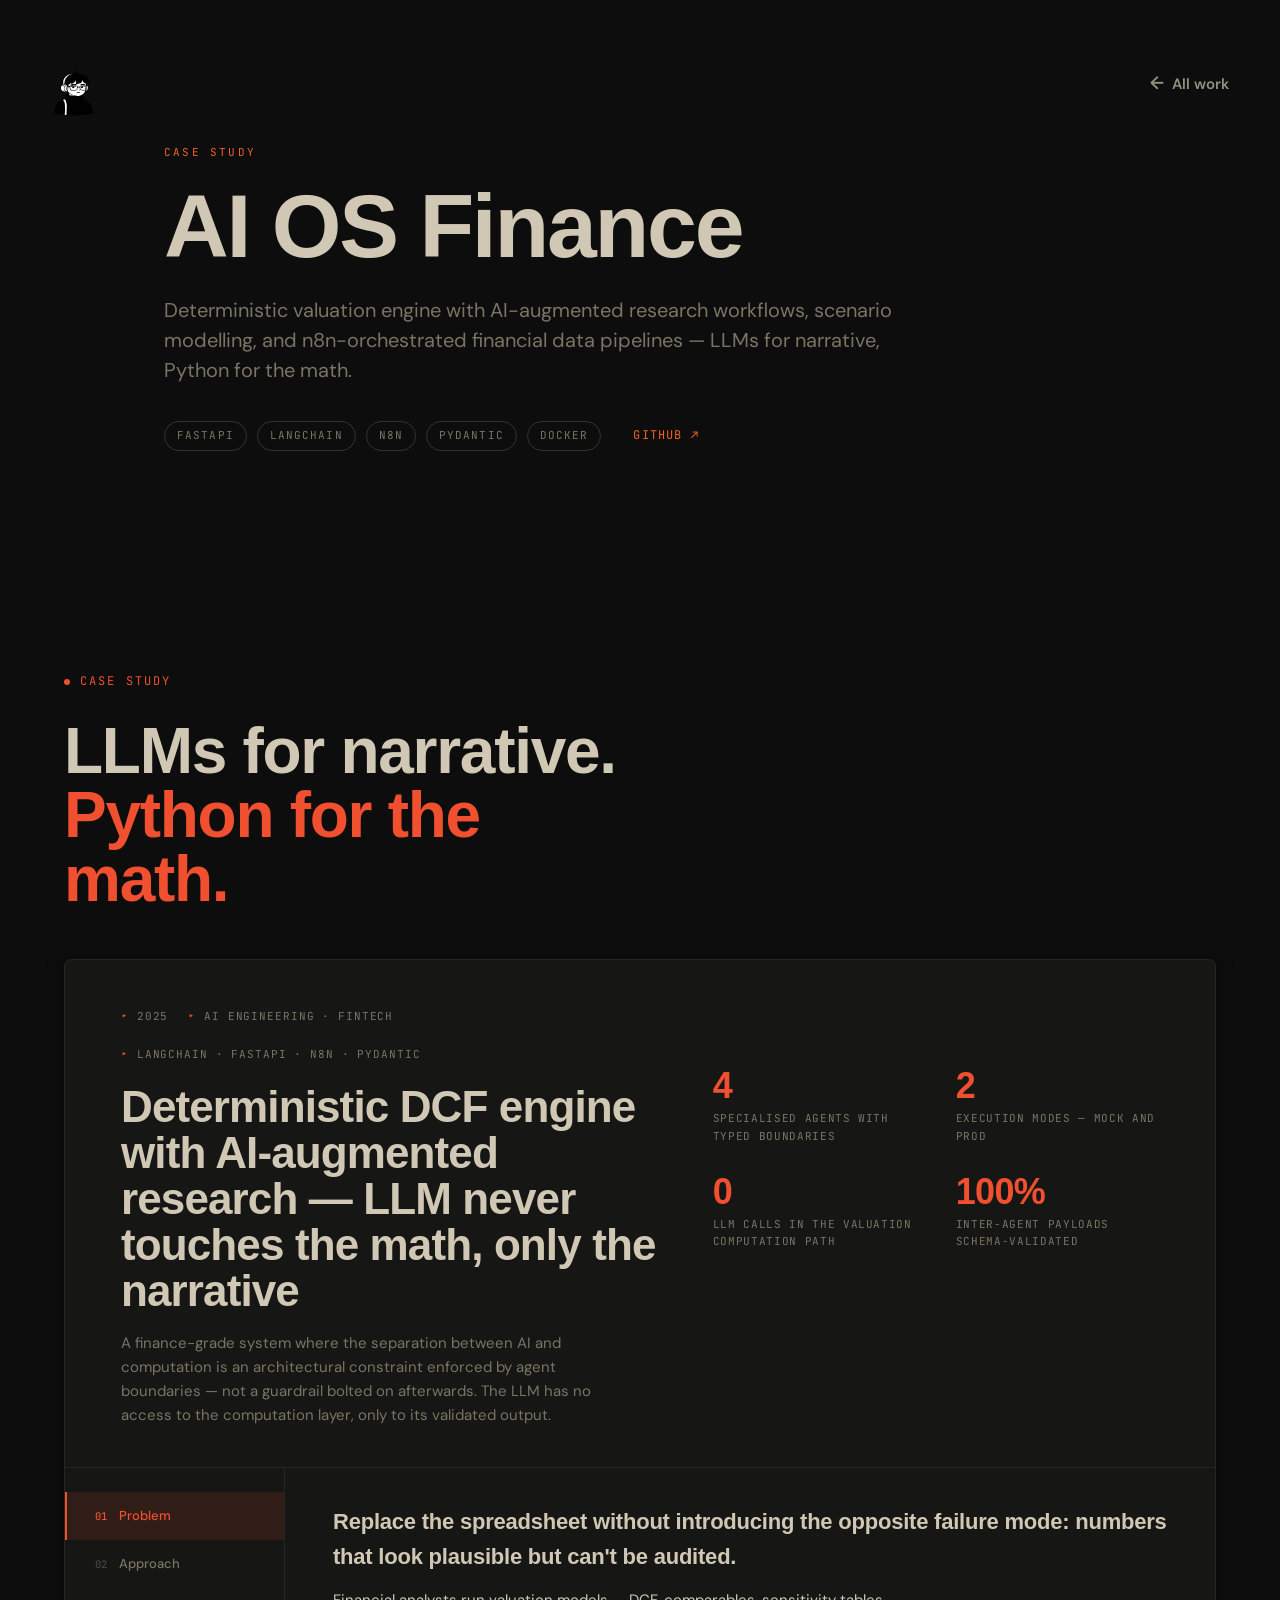
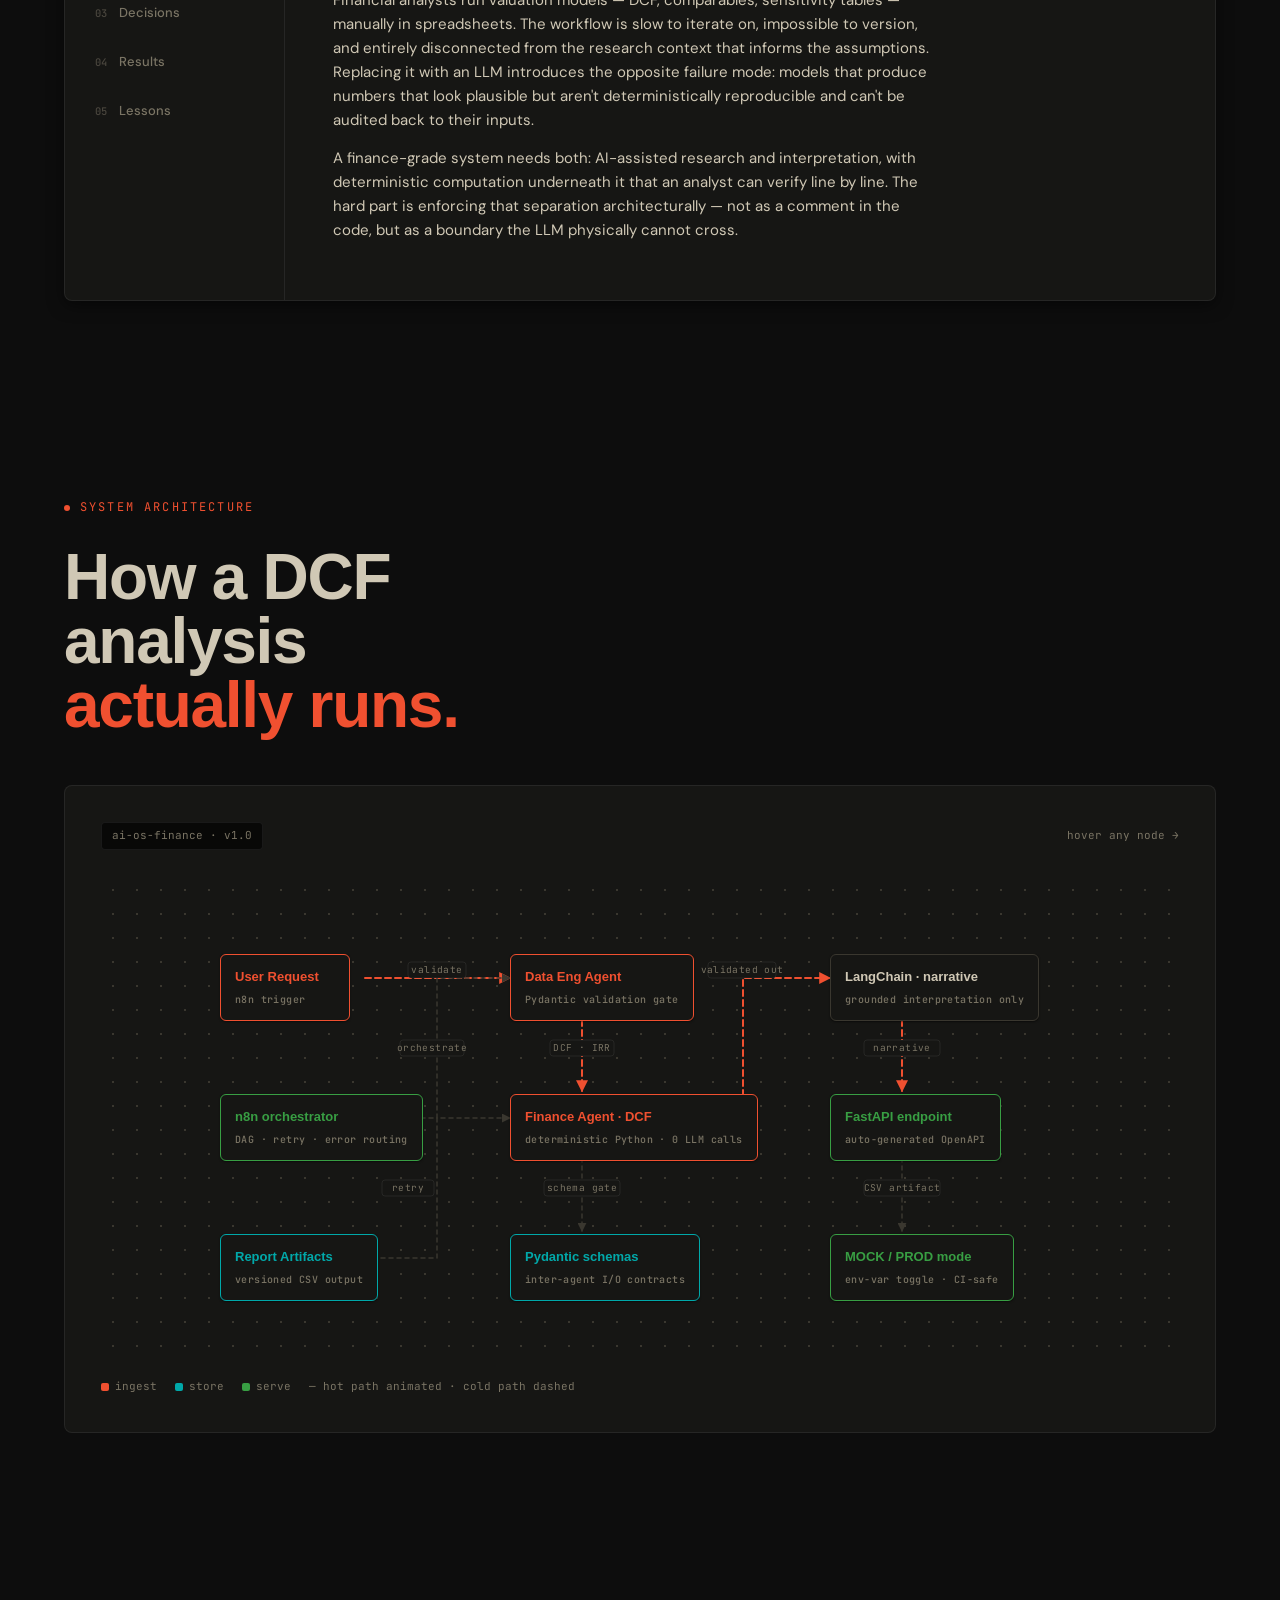
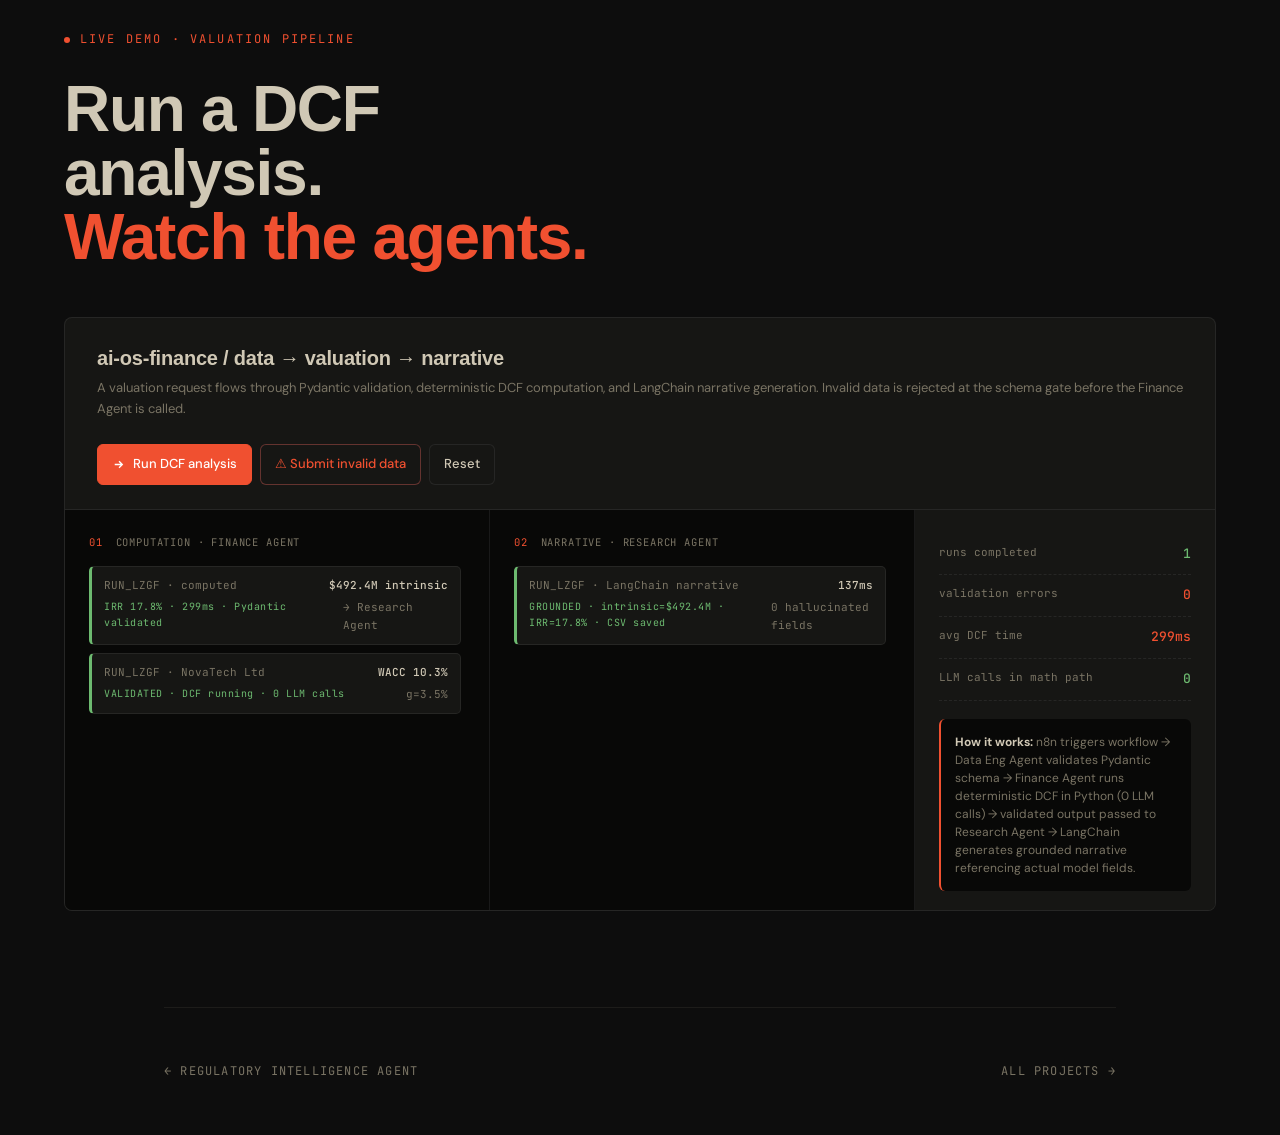
<file: portfolio/projects/ai-os-finance.html>
<!DOCTYPE html>
<!-- LIGHT THEME DISABLED (dark-only — minhpham cursor parity). To restore light: <html lang="en" class="theme-light"> -->
<html lang="en">
<head>
  <meta charset="UTF-8">
  <meta name="viewport" content="width=device-width, initial-scale=1.0">
  <title>AI OS Finance — Ayush Samantaray</title>

  <script>
    (function () {
      try { sessionStorage.setItem('site-entered', '1'); } catch (e) {}
    })();
  </script>

  <link rel="preload" as="style" href="https://api.fontshare.com/v2/css?f[]=clash-display@600&display=swap" onload="this.onload=null;this.rel='stylesheet'">
  <link rel="preload" as="style" href="https://fonts.googleapis.com/css2?family=DM+Sans:wght@400&display=swap" onload="this.onload=null;this.rel='stylesheet'">
  <link rel="preload" as="style" href="https://fonts.googleapis.com/css2?family=JetBrains+Mono:wght@400&display=swap" onload="this.onload=null;this.rel='stylesheet'">
  <noscript>
    <link rel="stylesheet" href="https://api.fontshare.com/v2/css?f[]=clash-display@600&display=swap">
    <link rel="stylesheet" href="https://fonts.googleapis.com/css2?family=DM+Sans:wght@400&display=swap">
    <link rel="stylesheet" href="https://fonts.googleapis.com/css2?family=JetBrains+Mono:wght@400&display=swap">
  </noscript>

  <link rel="stylesheet" href="../css/main.css">
  <link rel="stylesheet" href="../css/nav.css">
  <link rel="stylesheet" href="../css/sections.css">
  <link rel="stylesheet" href="project.css">
</head>
<body>

  <nav aria-label="Project navigation">
    <a href="../index.html" class="nav-logo" aria-label="Back to portfolio">
      <img class="nav-logo-face" src="../assets/New_face_logo.svg" alt="" draggable="false">
    </a>
    <a href="../index.html#projects" class="proj-back-link">
      <span class="proj-back-arrow">←</span> All work
    </a>
  </nav>

  <main class="proj-main">

    <!-- ── Hero ──────────────────────────────────────────────────────────────── -->
    <section class="proj-hero" id="top">
      <span class="proj-eyebrow">Case Study</span>
      <h1 class="proj-title">AI OS Finance</h1>
      <p class="proj-tagline">Deterministic valuation engine with AI-augmented research workflows, scenario modelling, and n8n-orchestrated financial data pipelines — LLMs for narrative, Python for the math.</p>
      <div class="proj-meta-row">
        <div class="proj-tags">
          <span class="proj-tag">FastAPI</span>
          <span class="proj-tag">LangChain</span>
          <span class="proj-tag">n8n</span>
          <span class="proj-tag">Pydantic</span>
          <span class="proj-tag">Docker</span>
        </div>
        <div class="proj-links">
          <a href="https://github.com/Ash-bot19/AI-OS-finance" target="_blank" rel="noopener" class="proj-link">GitHub ↗</a>
        </div>
      </div>
    </section>

    <!-- ── Case Study ─────────────────────────────────────────────────────────── -->
    <section class="case-study-section" id="case-study">
      <div class="ps-page">
        <div class="ps-section-label">CASE STUDY</div>
        <h2 class="ps-section-title">LLMs for narrative.<br><em>Python for the math.</em></h2>
        <article class="case-study">
          <div class="case-study-hero">
            <div>
              <div class="cs-hero-meta">
                <span>2025</span>
                <span>AI ENGINEERING · FINTECH</span>
                <span>LANGCHAIN · FASTAPI · N8N · PYDANTIC</span>
              </div>
              <h3 class="cs-hero-title">Deterministic DCF engine with AI-augmented research — LLM never touches the math, only the narrative</h3>
              <p class="cs-hero-tagline">A finance-grade system where the separation between AI and computation is an architectural constraint enforced by agent boundaries — not a guardrail bolted on afterwards. The LLM has no access to the computation layer, only to its validated output.</p>
            </div>
            <div class="cs-hero-stats">
              <div><div class="cs-stat-num">4</div><div class="cs-stat-label">specialised agents with typed boundaries</div></div>
              <div><div class="cs-stat-num">2</div><div class="cs-stat-label">execution modes — MOCK and PROD</div></div>
              <div><div class="cs-stat-num">0</div><div class="cs-stat-label">LLM calls in the valuation computation path</div></div>
              <div><div class="cs-stat-num">100%</div><div class="cs-stat-label">inter-agent payloads schema-validated</div></div>
            </div>
          </div>
          <div class="cs-body">
            <div class="cs-tabs" role="tablist">
              <button class="cs-tab" role="tab" aria-selected="true"  data-tab="problem">  <span class="cs-tab-num">01</span>Problem</button>
              <button class="cs-tab" role="tab" aria-selected="false" data-tab="approach">  <span class="cs-tab-num">02</span>Approach</button>
              <button class="cs-tab" role="tab" aria-selected="false" data-tab="decisions"> <span class="cs-tab-num">03</span>Decisions</button>
              <button class="cs-tab" role="tab" aria-selected="false" data-tab="results">   <span class="cs-tab-num">04</span>Results</button>
              <button class="cs-tab" role="tab" aria-selected="false" data-tab="lessons">   <span class="cs-tab-num">05</span>Lessons</button>
            </div>
            <div class="cs-panel" data-panel="problem" data-active>
              <h4>Replace the spreadsheet without introducing the opposite failure mode: numbers that look plausible but can't be audited.</h4>
              <p>Financial analysts run valuation models — DCF, comparables, sensitivity tables — manually in spreadsheets. The workflow is slow to iterate on, impossible to version, and entirely disconnected from the research context that informs the assumptions. Replacing it with an LLM introduces the opposite failure mode: models that produce numbers that look plausible but aren't deterministically reproducible and can't be audited back to their inputs.</p>
              <p>A finance-grade system needs both: AI-assisted research and interpretation, with deterministic computation underneath it that an analyst can verify line by line. The hard part is enforcing that separation architecturally — not as a comment in the code, but as a boundary the LLM physically cannot cross.</p>
            </div>
            <div class="cs-panel" data-panel="approach">
              <h4>Four specialised agents, strict Pydantic boundaries, zero LLM involvement in the computation path.</h4>
              <ul>
                <li>The Research Agent interprets the user's analytical intent and generates structured context for downstream agents. The Data Engineering Agent validates and normalises incoming financial datasets against Pydantic schemas before they reach the computation layer — a malformed payload fails loudly at the boundary, not silently inside the model.</li>
                <li>The Finance Agent runs deterministic DCF analysis, IRR, and scenario modelling in Python — no LLM involvement at this stage. All inputs are Pydantic-validated before the calculation runs. All outputs are Pydantic-validated before leaving the service. Output artifacts are versioned as CSV for downstream compatibility with Excel and BI tools.</li>
                <li>The Research Agent then receives the validated numerical output and generates written investment narrative grounded in the model's results — it reasons over the numbers, not around them. Citations in the narrative reference the actual model output fields, not LLM-generated summaries of them.</li>
                <li>n8n acts as the external control plane, orchestrating the agent sequence, triggering data fetches, handling retry logic and error routing, and assembling the final report. FastAPI exposes the computation layer as a service that n8n calls — orchestration and computation stay decoupled.</li>
              </ul>
            </div>
            <div class="cs-panel" data-panel="decisions">
              <h4>Why these choices — each enforces the AI/computation separation as a hard constraint, not a soft guideline.</h4>
              <ul>
                <li><strong>LLMs for narrative only — deterministic Python for all math.</strong> Financial calculations (DCF, IRR, sensitivity tables) are deterministic Python with typed Pydantic models. LLMs are invoked only to interpret results and generate written analysis — never to produce numbers. This isn't a guardrail; it's an architectural constraint enforced by agent boundaries. The LLM has no access to the computation layer, only to its validated output.</li>
                <li><strong>n8n for workflow orchestration over custom DAG code.</strong> The data fetch, model trigger, and report assembly steps change frequently as the analytical workflows evolve. A visual DAG in n8n is faster to iterate on than Python scheduler code, makes the workflow auditable without reading source, and handles retry logic and error routing without custom implementation.</li>
                <li><strong>Pydantic for strict inter-agent I/O contracts.</strong> Every financial model input and output is a Pydantic schema. This acts as a firewall between agents — if upstream data is malformed, or a data source returns an unexpected structure, the pipeline fails fast at the boundary before bad data contaminates downstream calculations. Schema validation is the enforcement mechanism for the LLM/computation separation: the LLM can only receive what passed validation.</li>
                <li><strong>MOCK mode as a first-class execution mode.</strong> All LLM calls are substituted with deterministic responses in MOCK mode — making the pipeline fully testable without API keys or spend. The Finance Agent computation path runs identically in both modes; only the Research Agent's LLM calls are swapped. CI tests run against MOCK mode exclusively.</li>
              </ul>
            </div>
            <div class="cs-panel" data-panel="results">
              <h4>Full Docker Compose stack · n8n + FastAPI + LangChain · MOCK and PROD modes.</h4>
              <div class="cs-result-grid">
                <div class="cs-result-card"><div class="cs-stat-num">4</div><div class="cs-stat-label">specialised agents with typed I/O</div></div>
                <div class="cs-result-card"><div class="cs-stat-num">0</div><div class="cs-stat-label">LLM calls in computation path</div></div>
                <div class="cs-result-card"><div class="cs-stat-num">2</div><div class="cs-stat-label">execution modes (MOCK / PROD)</div></div>
                <div class="cs-result-card"><div class="cs-stat-num">100%</div><div class="cs-stat-label">inter-agent payloads validated</div></div>
              </div>
            </div>
            <div class="cs-panel" data-panel="lessons">
              <h4>What broke during build — and what I changed to fix it.</h4>
              <ul>
                <li><strong>The LLM narrative drifted from the model output when the prompt was too open-ended.</strong> An early prompt asked the Research Agent to "summarise the DCF analysis". It produced confident-sounding narrative that paraphrased — and occasionally contradicted — the actual model numbers. The fix: the prompt explicitly enumerates every field from the validated output and requires the narrative to reference each one by name. The LLM interprets; it cannot invent.</li>
                <li><strong>n8n retry logic amplified a Pydantic validation error into duplicate model runs.</strong> When the Data Engineering Agent returned a validation error, n8n's default retry policy retried the whole workflow — including the FastAPI computation call that had already completed. The fix: FastAPI computation endpoints are idempotent by request ID; n8n retries the data validation step only, not the full pipeline.</li>
                <li><strong>Sensitivity table output was too large for the LangChain context window at default chunk size.</strong> A 10×10 sensitivity table serialised to JSON exceeds 2k tokens — the Research Agent's context window was filling with sensitivity data before the DCF summary arrived. The fix: sensitivity tables are serialised as compact CSV (not JSON) and truncated to the 3×3 centre slice for narrative purposes; the full table is always in the versioned CSV artifact.</li>
                <li><strong>MOCK mode diverged from PROD mode in a non-obvious way.</strong> The MOCK Research Agent returned a fixed string rather than a string that referenced the actual model output fields — so MOCK tests passed even when the prompt was broken. The fix: MOCK responses are generated by a template that interpolates the actual validated output fields, making them functionally equivalent to a real LLM call for testing purposes.</li>
              </ul>
            </div>
          </div>
        </article>
      </div>
    </section>

    <!-- ── Architecture ───────────────────────────────────────────────────────── -->
    <section class="arch-section" id="architecture">
      <div class="ps-page">
        <div class="ps-section-label">SYSTEM ARCHITECTURE</div>
        <h2 class="ps-section-title">How a DCF analysis<br><em>actually runs.</em></h2>
        <div class="arch-frame">
          <div class="arch-toolbar">
            <span class="arch-tag">ai-os-finance · v1.0</span>
            <span style="font-family:'JetBrains Mono',monospace;font-size:11px;">hover any node →</span>
          </div>
          <div class="arch-canvas">
            <div class="arch-canvas-inner">
              <svg class="arch-svg" viewBox="0 0 900 480">
                <defs>
                  <marker id="arrowDimFin" viewBox="0 0 10 10" refX="9" refY="5" markerWidth="6" markerHeight="6" orient="auto-start-reverse">
                    <path d="M0,0 L10,5 L0,10 z" fill="var(--s-border-str)"/>
                  </marker>
                  <marker id="arrowLiveFin" viewBox="0 0 10 10" refX="9" refY="5" markerWidth="6" markerHeight="6" orient="auto-start-reverse">
                    <path d="M0,0 L10,5 L0,10 z" fill="var(--accent)"/>
                  </marker>
                </defs>
                <!-- Hot path: User Request → Data Eng → Finance Agent → LangChain → CSV Output -->
                <path class="arch-edge live"   d="M 175 100 H 320" marker-end="url(#arrowLiveFin)"/>
                <path class="arch-edge live"   d="M 392 132 V 213" marker-end="url(#arrowLiveFin)"/>
                <path class="arch-edge live"   d="M 465 240 H 553 V 100 H 640" marker-end="url(#arrowLiveFin)"/>
                <path class="arch-edge live"   d="M 712 132 V 213" marker-end="url(#arrowLiveFin)"/>
                <!-- Cold path: n8n orchestration, Pydantic validation, MOCK/PROD mode, output → CSV -->
                <path class="arch-edge dashed" d="M 175 240 H 247 V 100 H 320" marker-end="url(#arrowDimFin)"/>
                <path class="arch-edge dashed" d="M 392 272 V 353" marker-end="url(#arrowDimFin)"/>
                <path class="arch-edge dashed" d="M 712 272 V 353" marker-end="url(#arrowDimFin)"/>
                <path class="arch-edge dashed" d="M 175 380 H 247 V 240 H 320" marker-end="url(#arrowDimFin)"/>
                <!-- Edge labels -->
                <g><rect class="arch-edge-label-bg" x="218" y="84"  width="58" height="16" rx="3"/><text class="arch-edge-label" x="247" y="95"  text-anchor="middle">validate</text></g>
                <g><rect class="arch-edge-label-bg" x="360" y="162" width="64" height="16" rx="3"/><text class="arch-edge-label" x="392" y="173" text-anchor="middle">DCF · IRR</text></g>
                <g><rect class="arch-edge-label-bg" x="518" y="84"  width="68" height="16" rx="3"/><text class="arch-edge-label" x="552" y="95"  text-anchor="middle">validated out</text></g>
                <g><rect class="arch-edge-label-bg" x="674" y="162" width="76" height="16" rx="3"/><text class="arch-edge-label" x="712" y="173" text-anchor="middle">narrative</text></g>
                <g><rect class="arch-edge-label-bg" x="210" y="162" width="64" height="16" rx="3"/><text class="arch-edge-label" x="242" y="173" text-anchor="middle">orchestrate</text></g>
                <g><rect class="arch-edge-label-bg" x="354" y="302" width="76" height="16" rx="3"/><text class="arch-edge-label" x="392" y="313" text-anchor="middle">schema gate</text></g>
                <g><rect class="arch-edge-label-bg" x="674" y="302" width="76" height="16" rx="3"/><text class="arch-edge-label" x="712" y="313" text-anchor="middle">CSV artifact</text></g>
                <g><rect class="arch-edge-label-bg" x="192" y="302" width="52" height="16" rx="3"/><text class="arch-edge-label" x="218" y="313" text-anchor="middle">retry</text></g>
              </svg>
              <div class="arch-node" data-kind="ingest" data-tooltip="User submits a valuation request via the n8n UI or API trigger. n8n orchestrates the full workflow: data fetch → Data Engineering Agent validation → Finance Agent computation → Research Agent narrative → report assembly." data-tip-pos="below" style="top:76px;left:30px;"><div class="arch-node-title">User Request</div><div class="arch-node-meta">n8n trigger</div></div>
              <div class="arch-node" data-kind="serve" data-tooltip="n8n visual DAG orchestrates the agent sequence. Handles retry logic, error routing, and inter-agent sequencing. FastAPI exposes the computation layer as a service n8n calls — orchestration and computation stay decoupled. Retry logic targets the Data Engineering step only, not the full pipeline." style="top:216px;left:30px;"><div class="arch-node-title">n8n orchestrator</div><div class="arch-node-meta">DAG · retry · error routing</div></div>
              <div class="arch-node" data-kind="store" data-tooltip="Output artifacts versioned as CSV for downstream compatibility with Excel and BI tools. Each run produces: DCF summary, IRR table, sensitivity grid (10×10), and full scenario analysis. Filenames include a run ID for auditability." style="top:356px;left:30px;"><div class="arch-node-title">Report Artifacts</div><div class="arch-node-meta">versioned CSV output</div></div>
              <div class="arch-node" data-kind="ingest" data-tooltip="Validates and normalises incoming financial datasets against Pydantic schemas before they reach the computation layer. A malformed payload fails loudly at this boundary — bad data never contaminates the Finance Agent. Schema validation is the enforcement mechanism for the LLM/computation separation." data-tip-pos="below" style="top:76px;left:320px;"><div class="arch-node-title">Data Eng Agent</div><div class="arch-node-meta">Pydantic validation gate</div></div>
              <div class="arch-node" data-kind="ingest" data-tooltip="Runs deterministic DCF analysis, IRR, and scenario modelling in Python. Zero LLM involvement. All inputs validated before computation runs. All outputs validated before leaving the service. MOCK mode substitutes deterministic responses — CI tests run against MOCK exclusively." style="top:216px;left:320px;"><div class="arch-node-title">Finance Agent · DCF</div><div class="arch-node-meta">deterministic Python · 0 LLM calls</div></div>
              <div class="arch-node" data-kind="store" data-tooltip="Every inter-agent payload is Pydantic-validated. A malformed output from the Finance Agent fails before reaching LangChain. The schema acts as a firewall — the LLM can only receive payloads that passed the Pydantic gate." style="top:356px;left:320px;"><div class="arch-node-title">Pydantic schemas</div><div class="arch-node-meta">inter-agent I/O contracts</div></div>
              <div class="arch-node" data-tooltip="LangChain Research Agent receives Pydantic-validated numerical results. Prompt explicitly enumerates every output field and requires the narrative to reference each by name — the LLM interprets, it cannot invent. MOCK mode uses a template that interpolates actual model fields." data-tip-pos="below" style="top:76px;left:640px;"><div class="arch-node-title">LangChain · narrative</div><div class="arch-node-meta">grounded interpretation only</div></div>
              <div class="arch-node" data-kind="serve" data-tooltip="FastAPI exposes the Finance Agent as a service. OpenAPI schema auto-generated from Pydantic models — the docs are always in sync with the code. Computation endpoints are idempotent by request ID — n8n retries are safe." style="top:216px;left:640px;"><div class="arch-node-title">FastAPI endpoint</div><div class="arch-node-meta">auto-generated OpenAPI</div></div>
              <div class="arch-node" data-kind="serve" data-tooltip="MOCK mode: all LLM calls return deterministic template-interpolated responses. PROD mode: live GPT-4o-mini calls. The Finance Agent computation path runs identically in both modes — only the Research Agent's LLM calls differ. Toggle via EXECUTION_MODE env var." style="top:356px;left:640px;"><div class="arch-node-title">MOCK / PROD mode</div><div class="arch-node-meta">env-var toggle · CI-safe</div></div>
            </div>
          </div>
          <div class="arch-legend">
            <div class="arch-legend-item"><span class="arch-legend-dot" style="background:var(--accent);"></span>ingest</div>
            <div class="arch-legend-item"><span class="arch-legend-dot" style="background:oklch(0.65 0.14 195);"></span>store</div>
            <div class="arch-legend-item"><span class="arch-legend-dot" style="background:oklch(0.62 0.16 145);"></span>serve</div>
            <div class="arch-legend-item" style="font-family:'JetBrains Mono',monospace;font-size:11px;color:var(--fg-muted);">— hot path animated · cold path dashed</div>
          </div>
        </div>
      </div>
    </section>

    <!-- ── Live Demo ──────────────────────────────────────────────────────────── -->
    <section class="pipeline-section" id="demo">
      <div class="ps-page">
        <div class="ps-section-label">LIVE DEMO · VALUATION PIPELINE</div>
        <h2 class="ps-section-title">Run a DCF analysis.<br><em>Watch the agents.</em></h2>
        <div class="pipe-frame">
          <div class="pipe-header">
            <div class="pipe-title-block">
              <h3>ai-os-finance / data → valuation → narrative</h3>
              <p>A valuation request flows through Pydantic validation, deterministic DCF computation, and LangChain narrative generation. Invalid data is rejected at the schema gate before the Finance Agent is called.</p>
            </div>
            <div class="pipe-actions">
              <button class="pipe-btn primary" id="finBtnRun">
                <svg width="13" height="13" viewBox="0 0 24 24" fill="none" stroke="currentColor" stroke-width="2.5"><path d="M5 12h14M13 6l6 6-6 6"/></svg>
                Run DCF analysis
              </button>
              <button class="pipe-btn danger" id="finBtnInvalid">⚠ Submit invalid data</button>
              <button class="pipe-btn" id="finBtnReset">Reset</button>
            </div>
          </div>
          <div class="pipe-body">
            <div class="pipe-stage">
              <div class="pipe-stage-label"><span class="stage-num">01</span> COMPUTATION · finance agent</div>
              <div class="pipe-events" id="finPipeline"></div>
            </div>
            <div class="pipe-stage">
              <div class="pipe-stage-label"><span class="stage-num">02</span> NARRATIVE · research agent</div>
              <div class="pipe-events" id="finOutput"></div>
            </div>
            <div class="pipe-side">
              <div class="pipe-stat"><span class="pipe-stat-label">runs completed</span><span class="pipe-stat-val good" id="finStatRuns">0</span></div>
              <div class="pipe-stat"><span class="pipe-stat-label">validation errors</span><span class="pipe-stat-val bad" id="finStatErrors">0</span></div>
              <div class="pipe-stat"><span class="pipe-stat-label">avg DCF time</span><span class="pipe-stat-val accent" id="finStatTime">—</span></div>
              <div class="pipe-stat"><span class="pipe-stat-label">LLM calls in math path</span><span class="pipe-stat-val good" id="finStatLLM">0</span></div>
              <div class="pipe-explain">
                <strong>How it works:</strong> n8n triggers workflow → Data Eng Agent validates Pydantic schema → Finance Agent runs deterministic DCF in Python (0 LLM calls) → validated output passed to Research Agent → LangChain generates grounded narrative referencing actual model fields.
              </div>
            </div>
          </div>
        </div>
      </div>
    </section>

    <!-- ── Footer nav ─────────────────────────────────────────────────────────── -->
    <footer class="proj-footer">
      <a href="./regulatory-intelligence-agent.html" class="proj-footer-back">← Regulatory Intelligence Agent</a>
      <a href="../index.html#projects" class="proj-footer-next">All projects →</a>
    </footer>

  </main>

  <script defer src="../js/sections.js"></script>
  <script>
  (function initFinancePipeline() {
    var pipelineEl  = document.getElementById('finPipeline');
    var outputEl    = document.getElementById('finOutput');
    var statRuns    = document.getElementById('finStatRuns');
    var statErrors  = document.getElementById('finStatErrors');
    var statTime    = document.getElementById('finStatTime');
    var statLLM     = document.getElementById('finStatLLM');
    if (!pipelineEl) return;

    var runs = 0, errors = 0;
    var totalTime = 0;
    var MAX_EVENTS = 8;

    var COMPANIES = ['Acme Corp', 'Meridian Industries', 'NovaTech Ltd', 'Helix Capital', 'Solara Group'];
    var WACC = ['8.2%', '9.1%', '7.8%', '10.3%', '8.7%'];
    var GROWTH = ['3.5%', '4.2%', '2.8%', '5.1%', '3.9%'];
    var INVALID_ERRORS = [
      'missing required field: revenue_forecast',
      'terminal_growth_rate must be < wacc',
      'projection_years must be integer in [3, 10]',
      'discount_rate: value is not a valid float',
    ];

    function runId() { return 'RUN_' + Math.random().toString(36).slice(2, 6).toUpperCase(); }
    function dcfValue() { return (Math.random() * 800 + 200).toFixed(1); }
    function irr() { return (Math.random() * 12 + 8).toFixed(1); }

    function pushEvent(container, html, cls) {
      var div = document.createElement('div');
      div.className = 'pipe-event ' + (cls || '');
      div.innerHTML = html;
      container.prepend(div);
      while (container.children.length > MAX_EVENTS) container.lastChild.remove();
    }

    function updateStats() {
      statRuns.textContent   = runs;
      statErrors.textContent = errors;
      statTime.textContent   = runs > 0 ? Math.round(totalTime / runs) + 'ms' : '—';
      statLLM.textContent    = '0';
    }

    function runDCF() {
      var id = runId();
      var company = COMPANIES[Math.floor(Math.random() * COMPANIES.length)];
      var wacc = WACC[Math.floor(Math.random() * WACC.length)];
      var growth = GROWTH[Math.floor(Math.random() * GROWTH.length)];
      var computeTime = Math.floor(180 + Math.random() * 120);
      var intrinsic = dcfValue();
      var irrVal = irr();

      pushEvent(pipelineEl,
        '<div class="pipe-event-row">' +
          '<span class="pipe-event-id">' + id + ' · ' + company + '</span>' +
          '<span class="pipe-event-amount">WACC ' + wacc + '</span>' +
        '</div>' +
        '<div class="pipe-event-row">' +
          '<span class="pipe-event-status ok">VALIDATED · DCF running · 0 LLM calls</span>' +
          '<span class="pipe-event-id">g=' + growth + '</span>' +
        '</div>',
        'committed'
      );

      setTimeout(function () {
        runs++;
        totalTime += computeTime;

        pushEvent(pipelineEl,
          '<div class="pipe-event-row">' +
            '<span class="pipe-event-id">' + id + ' · computed</span>' +
            '<span class="pipe-event-amount">$' + intrinsic + 'M intrinsic</span>' +
          '</div>' +
          '<div class="pipe-event-row">' +
            '<span class="pipe-event-status ok">IRR ' + irrVal + '% · ' + computeTime + 'ms · Pydantic validated</span>' +
            '<span class="pipe-event-id">→ Research Agent</span>' +
          '</div>',
          'committed'
        );

        setTimeout(function () {
          pushEvent(outputEl,
            '<div class="pipe-event-row">' +
              '<span class="pipe-event-id">' + id + ' · LangChain narrative</span>' +
              '<span class="pipe-event-amount">' + Math.floor(60 + Math.random() * 80) + 'ms</span>' +
            '</div>' +
            '<div class="pipe-event-row">' +
              '<span class="pipe-event-status ok">GROUNDED · intrinsic=$' + intrinsic + 'M · IRR=' + irrVal + '% · CSV saved</span>' +
              '<span class="pipe-event-id">0 hallucinated fields</span>' +
            '</div>',
            'committed'
          );
          updateStats();
        }, 700);
        updateStats();
      }, computeTime);
    }

    function submitInvalid() {
      var id = runId();
      var errMsg = INVALID_ERRORS[Math.floor(Math.random() * INVALID_ERRORS.length)];

      errors++;
      pushEvent(pipelineEl,
        '<div class="pipe-event-row">' +
          '<span class="pipe-event-id">' + id + ' · malformed payload</span>' +
          '<span class="pipe-event-amount" style="text-decoration:line-through;">DCF</span>' +
        '</div>' +
        '<div class="pipe-event-row">' +
          '<span class="pipe-event-status dup">PYDANTIC ERROR · ' + errMsg + '</span>' +
          '<span class="pipe-event-id">0.4ms</span>' +
        '</div>',
        'duplicate'
      );

      pushEvent(outputEl,
        '<div class="pipe-event-row">' +
          '<span class="pipe-event-id">' + id + ' · rejected at schema gate</span>' +
          '<span class="pipe-event-amount">$0.00</span>' +
        '</div>' +
        '<div class="pipe-event-row">' +
          '<span class="pipe-event-status dup">Finance Agent never called · 0 LLM tokens used</span>' +
          '<span class="pipe-event-id">audit logged</span>' +
        '</div>',
        'duplicate'
      );
      updateStats();
    }

    document.getElementById('finBtnRun').addEventListener('click', runDCF);
    document.getElementById('finBtnInvalid').addEventListener('click', submitInvalid);
    document.getElementById('finBtnReset').addEventListener('click', function () {
      runs = errors = 0; totalTime = 0;
      pipelineEl.innerHTML = '';
      outputEl.innerHTML = '';
      updateStats();
    });

    setTimeout(function () { runDCF(); }, 400);
  })();
  </script>

</body>
</html>
</file>
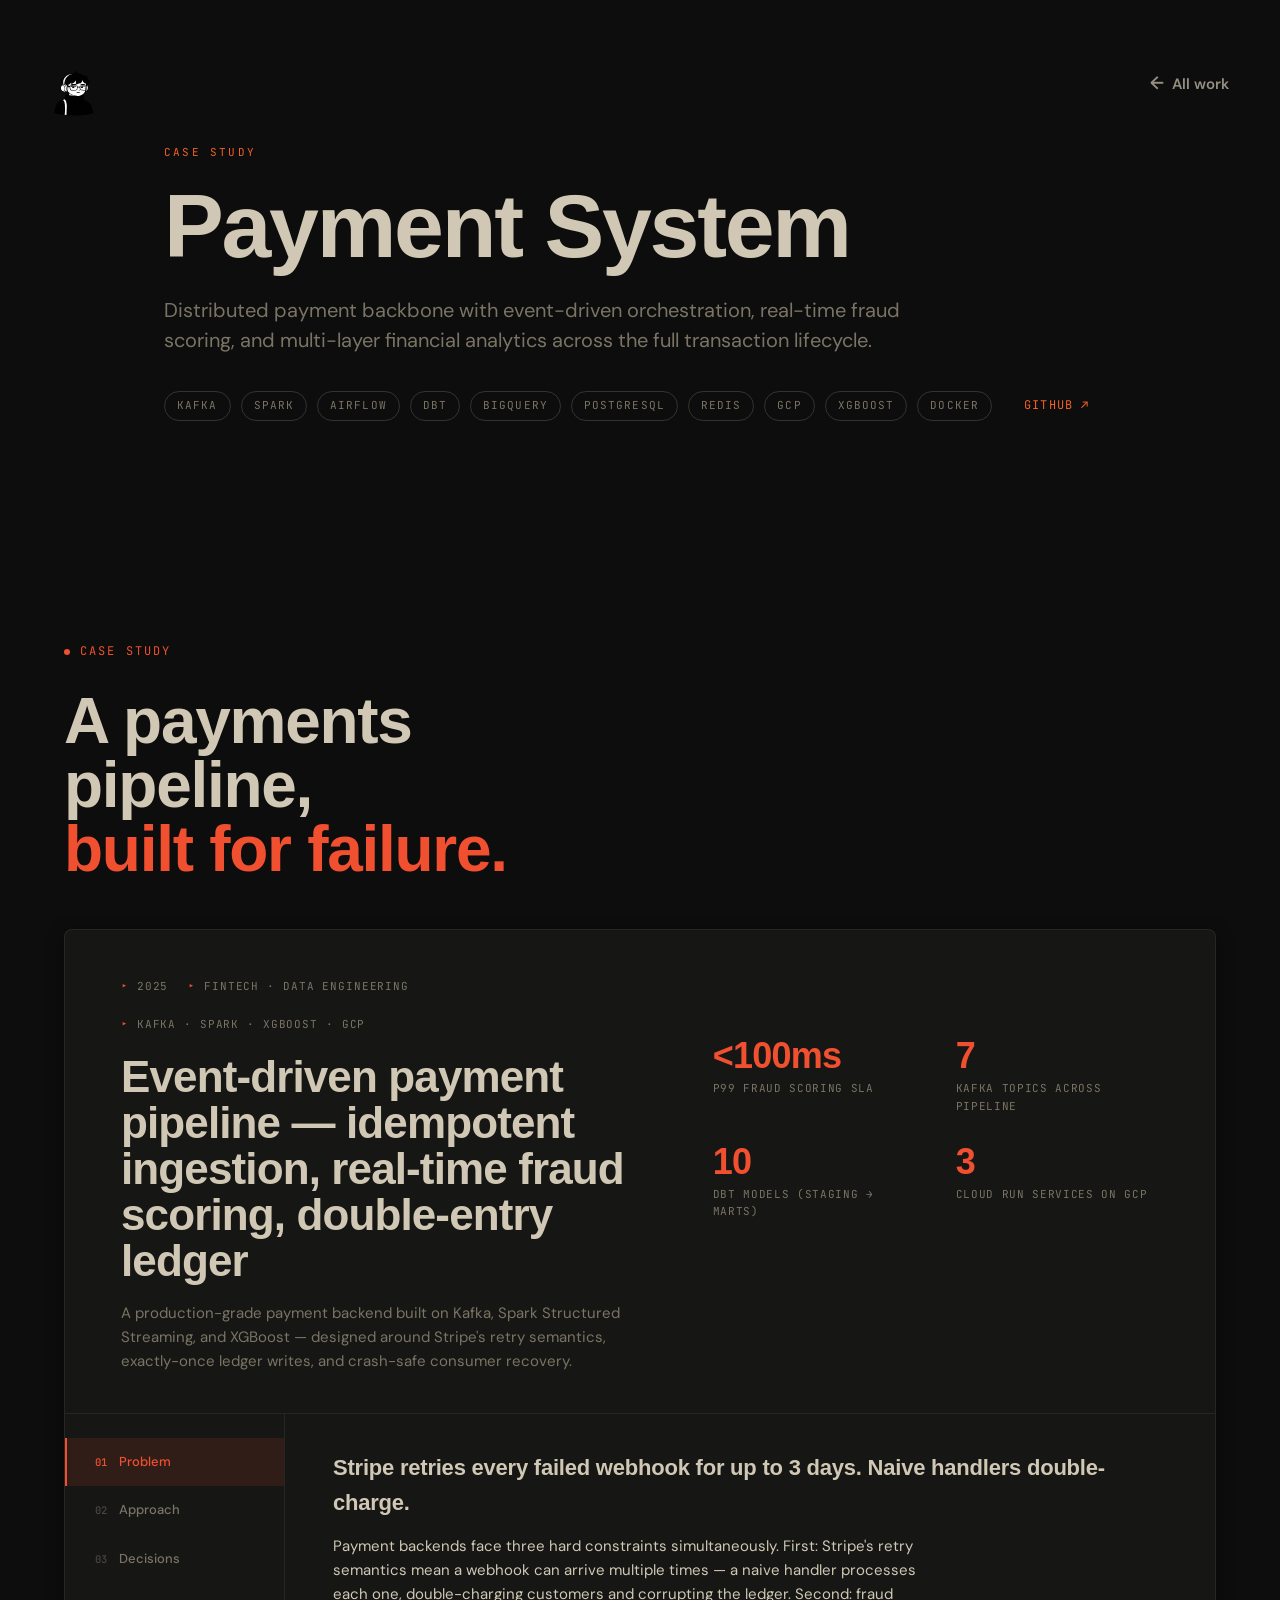
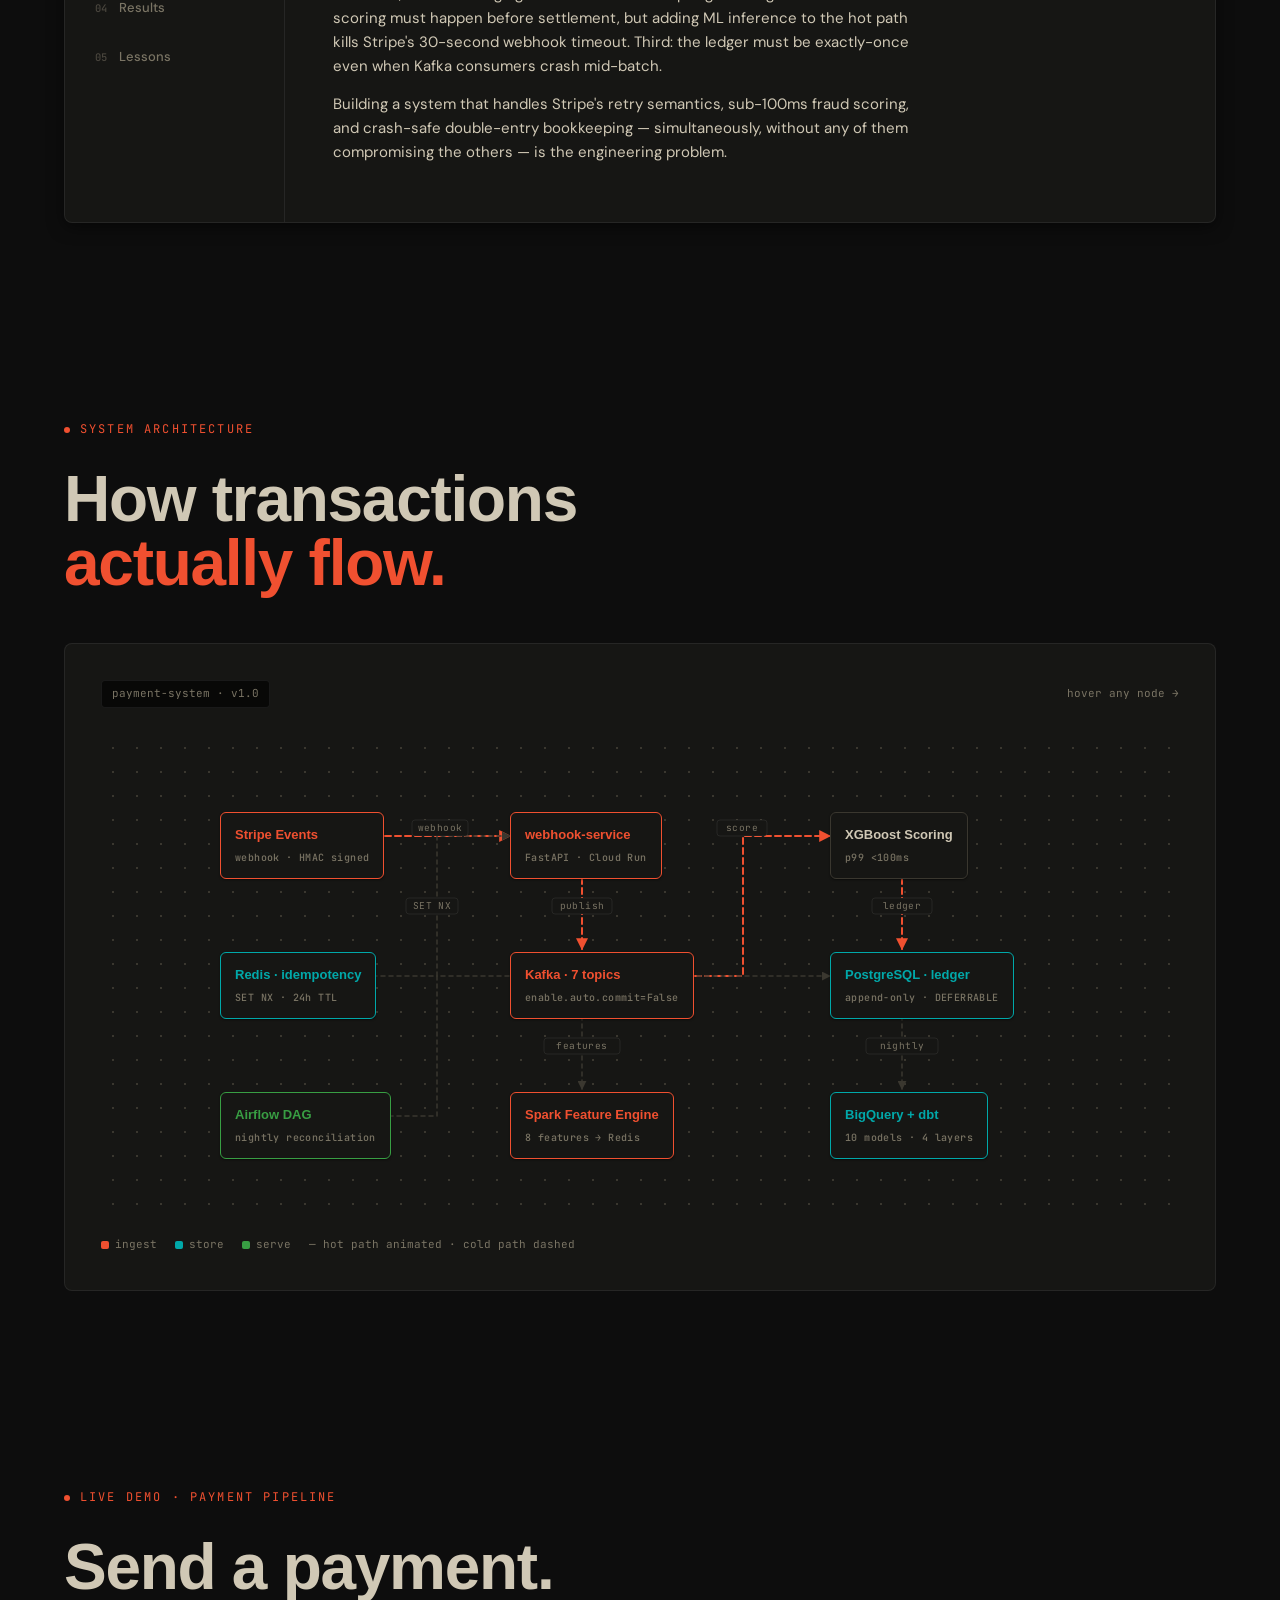
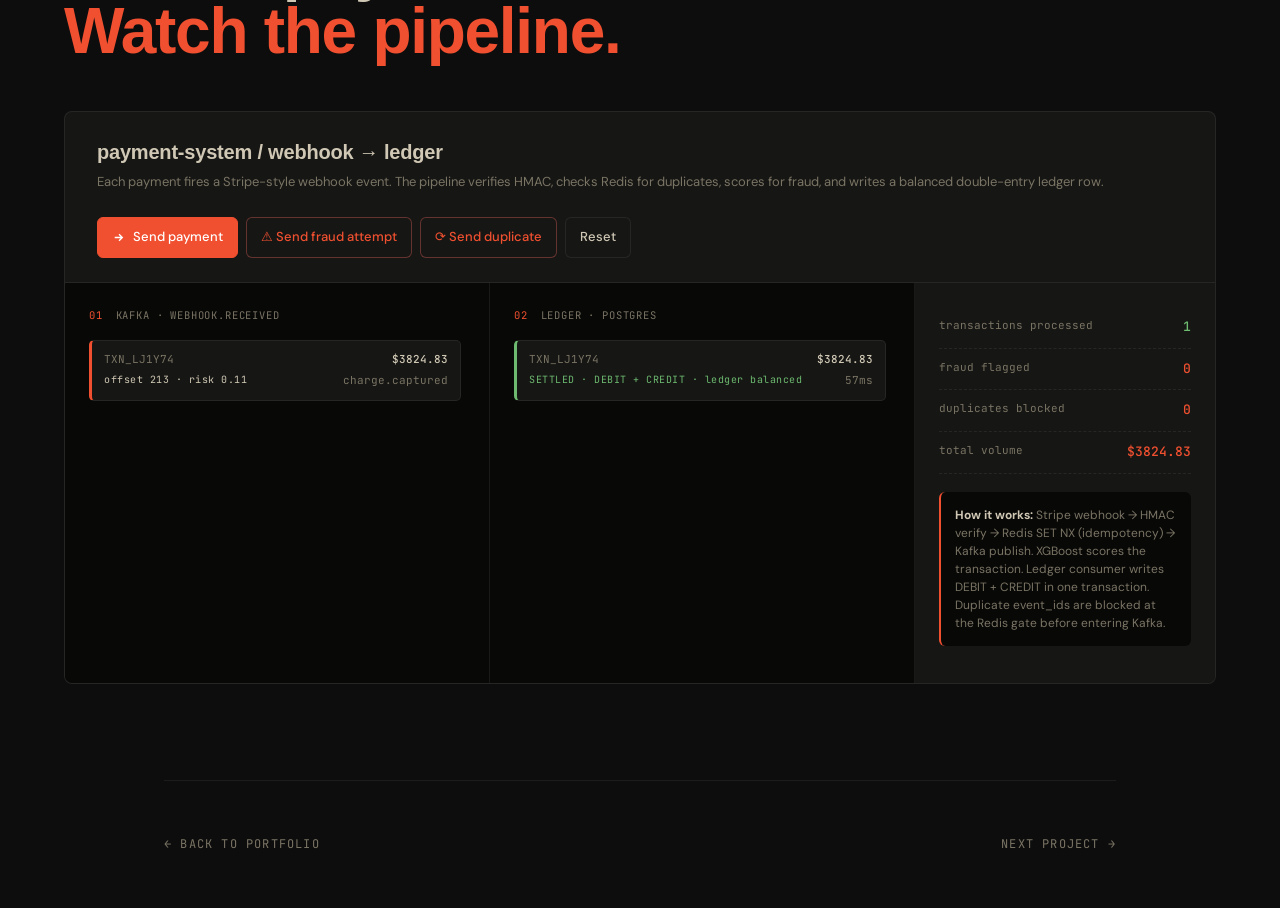
<file: portfolio/projects/payment-system.html>
<!DOCTYPE html>
<!-- LIGHT THEME DISABLED (dark-only — minhpham cursor parity). To restore light: <html lang="en" class="theme-light"> -->
<html lang="en">
<head>
  <meta charset="UTF-8">
  <meta name="viewport" content="width=device-width, initial-scale=1.0">
  <title>Payment System — Ayush Samantaray</title>

  <script>
    (function () {
      try { sessionStorage.setItem('site-entered', '1'); } catch (e) {}
    })();
  </script>

  <link rel="preload" as="style" href="https://api.fontshare.com/v2/css?f[]=clash-display@600&display=swap" onload="this.onload=null;this.rel='stylesheet'">
  <link rel="preload" as="style" href="https://fonts.googleapis.com/css2?family=DM+Sans:wght@400&display=swap" onload="this.onload=null;this.rel='stylesheet'">
  <link rel="preload" as="style" href="https://fonts.googleapis.com/css2?family=JetBrains+Mono:wght@400&display=swap" onload="this.onload=null;this.rel='stylesheet'">
  <noscript>
    <link rel="stylesheet" href="https://api.fontshare.com/v2/css?f[]=clash-display@600&display=swap">
    <link rel="stylesheet" href="https://fonts.googleapis.com/css2?family=DM+Sans:wght@400&display=swap">
    <link rel="stylesheet" href="https://fonts.googleapis.com/css2?family=JetBrains+Mono:wght@400&display=swap">
  </noscript>

  <link rel="stylesheet" href="../css/main.css">
  <link rel="stylesheet" href="../css/nav.css">
  <link rel="stylesheet" href="../css/sections.css">
  <link rel="stylesheet" href="project.css">
</head>
<body>

  <nav aria-label="Project navigation">
    <a href="../index.html" class="nav-logo" aria-label="Back to portfolio">
      <img class="nav-logo-face" src="../assets/New_face_logo.svg" alt="" draggable="false">
    </a>
    <a href="../index.html#projects" class="proj-back-link">
      <span class="proj-back-arrow">←</span> All work
    </a>
  </nav>

  <main class="proj-main">

    <!-- ── Hero ──────────────────────────────────────────────────────────────── -->
    <section class="proj-hero" id="top">
      <span class="proj-eyebrow">Case Study</span>
      <h1 class="proj-title">Payment System</h1>
      <p class="proj-tagline">Distributed payment backbone with event-driven orchestration, real-time fraud scoring, and multi-layer financial analytics across the full transaction lifecycle.</p>
      <div class="proj-meta-row">
        <div class="proj-tags">
          <span class="proj-tag">Kafka</span>
          <span class="proj-tag">Spark</span>
          <span class="proj-tag">Airflow</span>
          <span class="proj-tag">dbt</span>
          <span class="proj-tag">BigQuery</span>
          <span class="proj-tag">PostgreSQL</span>
          <span class="proj-tag">Redis</span>
          <span class="proj-tag">GCP</span>
          <span class="proj-tag">XGBoost</span>
          <span class="proj-tag">Docker</span>
        </div>
        <div class="proj-links">
          <a href="https://github.com/Ash-bot19/Payment-System" target="_blank" rel="noopener" class="proj-link">GitHub ↗</a>
        </div>
      </div>
    </section>

    <!-- ── Case Study ─────────────────────────────────────────────────────────── -->
    <section class="case-study-section" id="case-study">
      <div class="ps-page">
        <div class="ps-section-label">CASE STUDY</div>
        <h2 class="ps-section-title">A payments pipeline,<br><em>built for failure.</em></h2>
        <article class="case-study">
          <div class="case-study-hero">
            <div>
              <div class="cs-hero-meta">
                <span>2025</span>
                <span>FINTECH · DATA ENGINEERING</span>
                <span>KAFKA · SPARK · XGBOOST · GCP</span>
              </div>
              <h3 class="cs-hero-title">Event-driven payment pipeline — idempotent ingestion, real-time fraud scoring, double-entry ledger</h3>
              <p class="cs-hero-tagline">A production-grade payment backend built on Kafka, Spark Structured Streaming, and XGBoost — designed around Stripe's retry semantics, exactly-once ledger writes, and crash-safe consumer recovery.</p>
            </div>
            <div class="cs-hero-stats">
              <div><div class="cs-stat-num">&lt;100ms</div><div class="cs-stat-label">p99 fraud scoring SLA</div></div>
              <div><div class="cs-stat-num">7</div><div class="cs-stat-label">Kafka topics across pipeline</div></div>
              <div><div class="cs-stat-num">10</div><div class="cs-stat-label">dbt models (staging → marts)</div></div>
              <div><div class="cs-stat-num">3</div><div class="cs-stat-label">Cloud Run services on GCP</div></div>
            </div>
          </div>
          <div class="cs-body">
            <div class="cs-tabs" role="tablist">
              <button class="cs-tab" role="tab" aria-selected="true"  data-tab="problem">  <span class="cs-tab-num">01</span>Problem</button>
              <button class="cs-tab" role="tab" aria-selected="false" data-tab="approach">  <span class="cs-tab-num">02</span>Approach</button>
              <button class="cs-tab" role="tab" aria-selected="false" data-tab="decisions"> <span class="cs-tab-num">03</span>Decisions</button>
              <button class="cs-tab" role="tab" aria-selected="false" data-tab="results">   <span class="cs-tab-num">04</span>Results</button>
              <button class="cs-tab" role="tab" aria-selected="false" data-tab="lessons">   <span class="cs-tab-num">05</span>Lessons</button>
            </div>
            <div class="cs-panel" data-panel="problem" data-active>
              <h4>Stripe retries every failed webhook for up to 3 days. Naive handlers double-charge.</h4>
              <p>Payment backends face three hard constraints simultaneously. First: Stripe's retry semantics mean a webhook can arrive multiple times — a naive handler processes each one, double-charging customers and corrupting the ledger. Second: fraud scoring must happen before settlement, but adding ML inference to the hot path kills Stripe's 30-second webhook timeout. Third: the ledger must be exactly-once even when Kafka consumers crash mid-batch.</p>
              <p>Building a system that handles Stripe's retry semantics, sub-100ms fraud scoring, and crash-safe double-entry bookkeeping — simultaneously, without any of them compromising the others — is the engineering problem.</p>
            </div>
            <div class="cs-panel" data-panel="approach">
              <h4>Decouple, gate at the edge, score asynchronously, enforce at commit.</h4>
              <ul>
                <li>The webhook receiver does three things synchronously: verify the HMAC signature, check Redis for the event ID via atomic <em>SET NX</em> with a 24h TTL matching Stripe's retry window, and publish to Kafka. If the event ID already exists in Redis, return 200 immediately — no reprocessing. Hot path returns before any downstream component sees the event.</li>
                <li>Spark Structured Streaming computes 8 ML features asynchronously (<em>tx_velocity_1m</em>, <em>amount_zscore</em>, <em>merchant_risk_score</em>, <em>device_switch_flag</em>, etc.) and caches them in Redis. The scoring consumer reads those features and calls the XGBoost model at p99 &lt;100ms — completely off the webhook acknowledgment path.</li>
                <li>The ledger consumer writes a DEBIT + CREDIT pair to PostgreSQL in one transaction. A <em>DEFERRABLE INITIALLY DEFERRED</em> trigger enforces <em>SUM(amount_cents) = 0</em> per <em>transaction_id</em> at commit time — both rows can land before the balance constraint fires.</li>
                <li>Airflow reconciles the ledger nightly against the Stripe Settlements API, paginates through all events, and exports discrepancies to BigQuery. dbt builds 10 models on top — staging → dimensions → facts → marts for reconciliation, revenue, and chargeback reporting.</li>
              </ul>
            </div>
            <div class="cs-panel" data-panel="decisions">
              <h4>Why these tradeoffs — each came from a concrete failure mode, not preference.</h4>
              <ul>
                <li><strong>Manual Kafka offset commit (<em>enable.auto.commit=False</em>).</strong> Auto-commit acknowledges messages before processing completes. A consumer crash after auto-commit but before the ledger write silently drops the event. Manual commit only after successful DB write makes the consumer crash-safe — Kafka replays from the last committed offset on restart.</li>
                <li><strong>Redis <em>SET NX</em> for idempotency at the edge, not in the DB.</strong> Checking for duplicates at the DB layer requires a round-trip on every request. Redis atomic <em>SET NX</em> is sub-millisecond and happens before Kafka publish — duplicates never enter the pipeline at all.</li>
                <li><strong><em>DEFERRABLE INITIALLY DEFERRED</em> trigger for ledger balance.</strong> A non-deferred constraint fires after each INSERT — always fails because only one of DEBIT or CREDIT has landed. Deferring to commit time allows both rows in a single transaction before the balance check fires.</li>
                <li><strong>XGBoost binary (38KB) in version control.</strong> Eliminates runtime training dependencies. The model is regenerable from training scripts if retraining is needed, but serving doesn't require a training environment.</li>
                <li><strong>ML fallback is <em>manual_review=True</em>, not a default verdict.</strong> When Spark features aren't yet cached — they arrive ~10s post-event — the scoring consumer can't wait. Falling back to manual review is the correct conservative failure, not an error condition.</li>
              </ul>
            </div>
            <div class="cs-panel" data-panel="results">
              <h4>GCP deployment · Cloud Run + Cloud SQL + Cloud Memorystore · real Stripe test events.</h4>
              <div class="cs-result-grid">
                <div class="cs-result-card"><div class="cs-stat-num">&lt;100ms</div><div class="cs-stat-label">p99 XGBoost scoring SLA</div></div>
                <div class="cs-result-card"><div class="cs-stat-num">7</div><div class="cs-stat-label">Kafka topics with DLQ coverage</div></div>
                <div class="cs-result-card"><div class="cs-stat-num">10</div><div class="cs-stat-label">dbt models across 4 layers</div></div>
                <div class="cs-result-card"><div class="cs-stat-num">3</div><div class="cs-stat-label">Cloud Run services in prod</div></div>
              </div>
            </div>
            <div class="cs-panel" data-panel="lessons">
              <h4>What actually broke — and what I learned from fixing it.</h4>
              <ul>
                <li><strong>Spark features arrive ~10s after the Kafka event.</strong> An early version of the scoring consumer queried Redis immediately and got a cache miss — then fell back to scoring with all-zero features, producing low risk scores for every transaction. The fix: fall back to <em>manual_review=True</em> on cache miss, not a default score. A false-clean verdict in a payments context is categorically worse than a false escalation.</li>
                <li><strong>The DEFERRABLE trigger only works when both rows are in the same transaction.</strong> Early versions opened one transaction per ledger row. The balance constraint fired after the first INSERT and always failed. The fix required wrapping both INSERTs in an explicit transaction with <em>DEFERRABLE INITIALLY DEFERRED</em> — the constraint evaluates only once, at commit.</li>
                <li><strong>Airflow's nightly reconciliation DAG must handle Stripe API pagination.</strong> Early versions fetched only the first page of settlements — the discrepancy count looked correct on small datasets but missed ~30% of events at volume. Fixed by paginating through the full <em>starting_after</em> cursor chain and asserting the page count before exporting.</li>
                <li><strong>The first bottleneck at load isn't Postgres — it's the OpenAI rate limit (in the ML variant).</strong> At 10× load each investigation makes multiple LLM calls; the requests-per-minute cap saturates before Postgres does. Fix: async consumers with a token-bucket rate limiter and Kafka back-pressure rather than queuing in memory.</li>
              </ul>
            </div>
          </div>
        </article>
      </div>
    </section>

    <!-- ── Architecture ───────────────────────────────────────────────────────── -->
    <section class="arch-section" id="architecture">
      <div class="ps-page">
        <div class="ps-section-label">SYSTEM ARCHITECTURE</div>
        <h2 class="ps-section-title">How transactions<br><em>actually flow.</em></h2>
        <div class="arch-frame">
          <div class="arch-toolbar">
            <span class="arch-tag">payment-system · v1.0</span>
            <span style="font-family:'JetBrains Mono',monospace;font-size:11px;">hover any node →</span>
          </div>
          <div class="arch-canvas">
            <div class="arch-canvas-inner">
              <svg class="arch-svg" viewBox="0 0 900 480">
                <defs>
                  <marker id="arrowDimPy" viewBox="0 0 10 10" refX="9" refY="5" markerWidth="6" markerHeight="6" orient="auto-start-reverse">
                    <path d="M0,0 L10,5 L0,10 z" fill="var(--s-border-str)"/>
                  </marker>
                  <marker id="arrowLivePy" viewBox="0 0 10 10" refX="9" refY="5" markerWidth="6" markerHeight="6" orient="auto-start-reverse">
                    <path d="M0,0 L10,5 L0,10 z" fill="var(--accent)"/>
                  </marker>
                </defs>
                <path class="arch-edge live"   d="M 175 100 H 320" marker-end="url(#arrowLivePy)"/>
                <path class="arch-edge live"   d="M 392 132 V 213" marker-end="url(#arrowLivePy)"/>
                <path class="arch-edge live"   d="M 465 240 H 553 V 100 H 640" marker-end="url(#arrowLivePy)"/>
                <path class="arch-edge live"   d="M 712 132 V 213" marker-end="url(#arrowLivePy)"/>
                <path class="arch-edge dashed" d="M 175 240 H 247 V 100 H 320" marker-end="url(#arrowDimPy)"/>
                <path class="arch-edge dashed" d="M 392 272 V 353" marker-end="url(#arrowDimPy)"/>
                <path class="arch-edge dashed" d="M 712 272 V 353" marker-end="url(#arrowDimPy)"/>
                <path class="arch-edge dashed" d="M 175 380 H 247 V 240 H 640" marker-end="url(#arrowDimPy)"/>
                <g><rect class="arch-edge-label-bg" x="222" y="84"  width="56" height="16" rx="3"/><text class="arch-edge-label" x="250" y="95"  text-anchor="middle">webhook</text></g>
                <g><rect class="arch-edge-label-bg" x="362" y="162" width="60" height="16" rx="3"/><text class="arch-edge-label" x="392" y="173" text-anchor="middle">publish</text></g>
                <g><rect class="arch-edge-label-bg" x="527" y="84"  width="50" height="16" rx="3"/><text class="arch-edge-label" x="552" y="95"  text-anchor="middle">score</text></g>
                <g><rect class="arch-edge-label-bg" x="682" y="162" width="60" height="16" rx="3"/><text class="arch-edge-label" x="712" y="173" text-anchor="middle">ledger</text></g>
                <g><rect class="arch-edge-label-bg" x="216" y="162" width="52" height="16" rx="3"/><text class="arch-edge-label" x="242" y="173" text-anchor="middle">SET NX</text></g>
                <g><rect class="arch-edge-label-bg" x="354" y="302" width="76" height="16" rx="3"/><text class="arch-edge-label" x="392" y="313" text-anchor="middle">features</text></g>
                <g><rect class="arch-edge-label-bg" x="676" y="302" width="72" height="16" rx="3"/><text class="arch-edge-label" x="712" y="313" text-anchor="middle">nightly</text></g>
                <g><rect class="arch-edge-label-bg" x="375" y="232" width="76" height="16" rx="3"/><text class="arch-edge-label" x="413" y="243" text-anchor="middle">reconcile</text></g>
              </svg>
              <div class="arch-node" data-kind="ingest" data-tooltip="HMAC-signed webhook events from Stripe. Fires on payment_intent.succeeded, charge.captured, and 12 other event types. Stripe retries for up to 3 days on non-2xx responses." data-tip-pos="below" style="top:76px;left:30px;"><div class="arch-node-title">Stripe Events</div><div class="arch-node-meta">webhook · HMAC signed</div></div>
              <div class="arch-node" data-kind="store" data-tooltip="SET NX with 24h TTL matches Stripe's retry window exactly. Duplicate event_id returns 200 immediately — no Kafka publish, no downstream processing, no double-charge." style="top:216px;left:30px;"><div class="arch-node-title">Redis · idempotency</div><div class="arch-node-meta">SET NX · 24h TTL</div></div>
              <div class="arch-node" data-kind="serve" data-tooltip="Nightly reconciliation DAG. Paginates Stripe Settlements API with starting_after cursor, compares against PostgreSQL ledger row by row, exports discrepancies to BigQuery." style="top:356px;left:30px;"><div class="arch-node-title">Airflow DAG</div><div class="arch-node-meta">nightly reconciliation</div></div>
              <div class="arch-node" data-kind="ingest" data-tooltip="FastAPI on Cloud Run. HMAC verify → Redis idempotency check → Kafka publish. Sub-50ms hot path — returns 200 before any downstream processing begins." data-tip-pos="below" style="top:76px;left:320px;"><div class="arch-node-title">webhook-service</div><div class="arch-node-meta">FastAPI · Cloud Run</div></div>
              <div class="arch-node" data-kind="ingest" data-tooltip="7 topics: webhook.received, transaction.validated, transaction.scored, ledger.entry, reconciliation.queue, alert.triggered, dlq. Manual offset commit only — no silent message loss." style="top:216px;left:320px;"><div class="arch-node-title">Kafka · 7 topics</div><div class="arch-node-meta">enable.auto.commit=False</div></div>
              <div class="arch-node" data-kind="ingest" data-tooltip="Spark Structured Streaming computes 8 ML features per event: tx_velocity_1m, tx_velocity_5m, amount_zscore, merchant_risk_score, device_switch_flag, hour_of_day, weekend_flag, amount_cents_log. Cached in Redis." style="top:356px;left:320px;"><div class="arch-node-title">Spark Feature Engine</div><div class="arch-node-meta">8 features → Redis</div></div>
              <div class="arch-node" data-tooltip="38KB binary in version control. Returns risk_score [0,1], is_high_risk (≥0.7), manual_review (≥0.85). p99 <100ms SLA. Redis cache miss → fallback to manual_review=True." data-tip-pos="below" style="top:76px;left:640px;"><div class="arch-node-title">XGBoost Scoring</div><div class="arch-node-meta">p99 &lt;100ms</div></div>
              <div class="arch-node" data-kind="store" data-tooltip="Append-only. UPDATE/DELETE blocked by DB trigger. DEBIT + CREDIT pair per transaction. DEFERRABLE INITIALLY DEFERRED balance constraint fires at commit — both rows land before validation." style="top:216px;left:640px;"><div class="arch-node-title">PostgreSQL · ledger</div><div class="arch-node-meta">append-only · DEFERRABLE</div></div>
              <div class="arch-node" data-kind="store" data-tooltip="dbt builds 10 models: staging → dimensions → facts → marts. Reconciliation, revenue, and chargeback reporting layers. Schema auto-generated from Pydantic models." style="top:356px;left:640px;"><div class="arch-node-title">BigQuery + dbt</div><div class="arch-node-meta">10 models · 4 layers</div></div>
            </div>
          </div>
          <div class="arch-legend">
            <div class="arch-legend-item"><span class="arch-legend-dot" style="background:var(--accent);"></span>ingest</div>
            <div class="arch-legend-item"><span class="arch-legend-dot" style="background:oklch(0.65 0.14 195);"></span>store</div>
            <div class="arch-legend-item"><span class="arch-legend-dot" style="background:oklch(0.62 0.16 145);"></span>serve</div>
            <div class="arch-legend-item" style="font-family:'JetBrains Mono',monospace;font-size:11px;color:var(--fg-muted);">— hot path animated · cold path dashed</div>
          </div>
        </div>
      </div>
    </section>

    <!-- ── Live Demo ──────────────────────────────────────────────────────────── -->
    <section class="pipeline-section" id="demo">
      <div class="ps-page">
        <div class="ps-section-label">LIVE DEMO · PAYMENT PIPELINE</div>
        <h2 class="ps-section-title">Send a payment.<br><em>Watch the pipeline.</em></h2>
        <div class="pipe-frame">
          <div class="pipe-header">
            <div class="pipe-title-block">
              <h3>payment-system / webhook → ledger</h3>
              <p>Each payment fires a Stripe-style webhook event. The pipeline verifies HMAC, checks Redis for duplicates, scores for fraud, and writes a balanced double-entry ledger row.</p>
            </div>
            <div class="pipe-actions">
              <button class="pipe-btn primary" id="pyBtnPay">
                <svg width="13" height="13" viewBox="0 0 24 24" fill="none" stroke="currentColor" stroke-width="2.5"><path d="M5 12h14M13 6l6 6-6 6"/></svg>
                Send payment
              </button>
              <button class="pipe-btn danger" id="pyBtnFraud">⚠ Send fraud attempt</button>
              <button class="pipe-btn danger" id="pyBtnDup">⟳ Send duplicate</button>
              <button class="pipe-btn" id="pyBtnReset">Reset</button>
            </div>
          </div>
          <div class="pipe-body">
            <div class="pipe-stage">
              <div class="pipe-stage-label"><span class="stage-num">01</span> KAFKA · webhook.received</div>
              <div class="pipe-events" id="pyKafka"></div>
            </div>
            <div class="pipe-stage">
              <div class="pipe-stage-label"><span class="stage-num">02</span> LEDGER · postgres</div>
              <div class="pipe-events" id="pyLedger"></div>
            </div>
            <div class="pipe-side">
              <div class="pipe-stat"><span class="pipe-stat-label">transactions processed</span><span class="pipe-stat-val good" id="pyStatTxns">0</span></div>
              <div class="pipe-stat"><span class="pipe-stat-label">fraud flagged</span><span class="pipe-stat-val bad" id="pyStatFlagged">0</span></div>
              <div class="pipe-stat"><span class="pipe-stat-label">duplicates blocked</span><span class="pipe-stat-val bad" id="pyStatBlocked">0</span></div>
              <div class="pipe-stat"><span class="pipe-stat-label">total volume</span><span class="pipe-stat-val accent" id="pyStatVol">$0.00</span></div>
              <div class="pipe-explain">
                <strong>How it works:</strong> Stripe webhook → HMAC verify → Redis SET NX (idempotency) → Kafka publish. XGBoost scores the transaction. Ledger consumer writes DEBIT + CREDIT in one transaction. Duplicate event_ids are blocked at the Redis gate before entering Kafka.
              </div>
            </div>
          </div>
        </div>
      </div>
    </section>

    <!-- ── Footer nav ─────────────────────────────────────────────────────────── -->
    <footer class="proj-footer">
      <a href="../index.html#projects" class="proj-footer-back">← Back to portfolio</a>
      <a href="./real-time-data-streaming.html" class="proj-footer-next">Next project →</a>
    </footer>

  </main>

  <script defer src="../js/sections.js"></script>
  <script>
  (function initPaymentPipeline() {
    var kafkaEl   = document.getElementById('pyKafka');
    var ledgerEl  = document.getElementById('pyLedger');
    var statTxns  = document.getElementById('pyStatTxns');
    var statFlagged = document.getElementById('pyStatFlagged');
    var statBlocked = document.getElementById('pyStatBlocked');
    var statVol   = document.getElementById('pyStatVol');
    if (!kafkaEl) return;

    var seenKeys = new Set();
    var lastKey = null;
    var txns = 0, flagged = 0, blocked = 0, totalVol = 0;
    var MAX_EVENTS = 8;
    var SCENARIOS = ['payment_intent.succeeded', 'charge.captured', 'payment_intent.created'];

    function txnId() { return 'TXN_' + Math.random().toString(36).slice(2, 8).toUpperCase(); }
    function amount() { return (Math.random() * 9900 + 100).toFixed(2); }

    function pushEvent(container, html, cls) {
      var div = document.createElement('div');
      div.className = 'pipe-event ' + (cls || '');
      div.innerHTML = html;
      container.prepend(div);
      while (container.children.length > MAX_EVENTS) container.lastChild.remove();
    }

    function updateStats() {
      statTxns.textContent    = txns;
      statFlagged.textContent = flagged;
      statBlocked.textContent = blocked;
      statVol.textContent     = '$' + totalVol.toFixed(2);
    }

    function sendPayment(isFraud, isDup) {
      var key = (isDup && lastKey) ? lastKey : txnId();
      var amt = amount();
      var risk = isFraud
        ? (0.72 + Math.random() * 0.26).toFixed(2)
        : (0.08 + Math.random() * 0.28).toFixed(2);
      var scenario = SCENARIOS[Math.floor(Math.random() * SCENARIOS.length)];
      lastKey = key;
      txns++;
      totalVol += parseFloat(amt);

      pushEvent(kafkaEl,
        '<div class="pipe-event-row">' +
          '<span class="pipe-event-id">' + key + '</span>' +
          '<span class="pipe-event-amount">$' + amt + '</span>' +
        '</div>' +
        '<div class="pipe-event-row">' +
          '<span class="pipe-event-status">offset ' + (txns * 13 + 200) + ' · risk ' + risk + '</span>' +
          '<span class="pipe-event-id">' + scenario + '</span>' +
        '</div>'
      );

      setTimeout(function () {
        if (isDup && seenKeys.has(key)) {
          blocked++;
          pushEvent(ledgerEl,
            '<div class="pipe-event-row">' +
              '<span class="pipe-event-id">' + key + '</span>' +
              '<span class="pipe-event-amount" style="text-decoration:line-through;">$' + amt + '</span>' +
            '</div>' +
            '<div class="pipe-event-row">' +
              '<span class="pipe-event-status dup">REDIS MUTEX BLOCKED · duplicate event_id</span>' +
              '<span class="pipe-event-id">0.3ms</span>' +
            '</div>',
            'duplicate'
          );
        } else {
          seenKeys.add(key);
          if (parseFloat(risk) >= 0.70) {
            flagged++;
            pushEvent(ledgerEl,
              '<div class="pipe-event-row">' +
                '<span class="pipe-event-id">' + key + '</span>' +
                '<span class="pipe-event-amount">$' + amt + '</span>' +
              '</div>' +
              '<div class="pipe-event-row">' +
                '<span class="pipe-event-status dup">FLAGGED · risk ' + risk + ' · manual_review_queue</span>' +
                '<span class="pipe-event-id">' + Math.floor(60 + Math.random() * 40) + 'ms</span>' +
              '</div>',
              'duplicate'
            );
          } else {
            pushEvent(ledgerEl,
              '<div class="pipe-event-row">' +
                '<span class="pipe-event-id">' + key + '</span>' +
                '<span class="pipe-event-amount">$' + amt + '</span>' +
              '</div>' +
              '<div class="pipe-event-row">' +
                '<span class="pipe-event-status ok">SETTLED · DEBIT + CREDIT · ledger balanced</span>' +
                '<span class="pipe-event-id">' + Math.floor(40 + Math.random() * 60) + 'ms</span>' +
              '</div>',
              'committed'
            );
          }
        }
        updateStats();
      }, 800);
      updateStats();
    }

    document.getElementById('pyBtnPay').addEventListener('click',   function () { sendPayment(false, false); });
    document.getElementById('pyBtnFraud').addEventListener('click', function () { sendPayment(true,  false); });
    document.getElementById('pyBtnDup').addEventListener('click',   function () { sendPayment(false, true);  });
    document.getElementById('pyBtnReset').addEventListener('click', function () {
      seenKeys.clear(); lastKey = null;
      txns = flagged = blocked = 0; totalVol = 0;
      kafkaEl.innerHTML = ''; ledgerEl.innerHTML = '';
      updateStats();
    });

    setTimeout(function () { sendPayment(false, false); }, 400);
  })();
  </script>

</body>
</html>
</file>
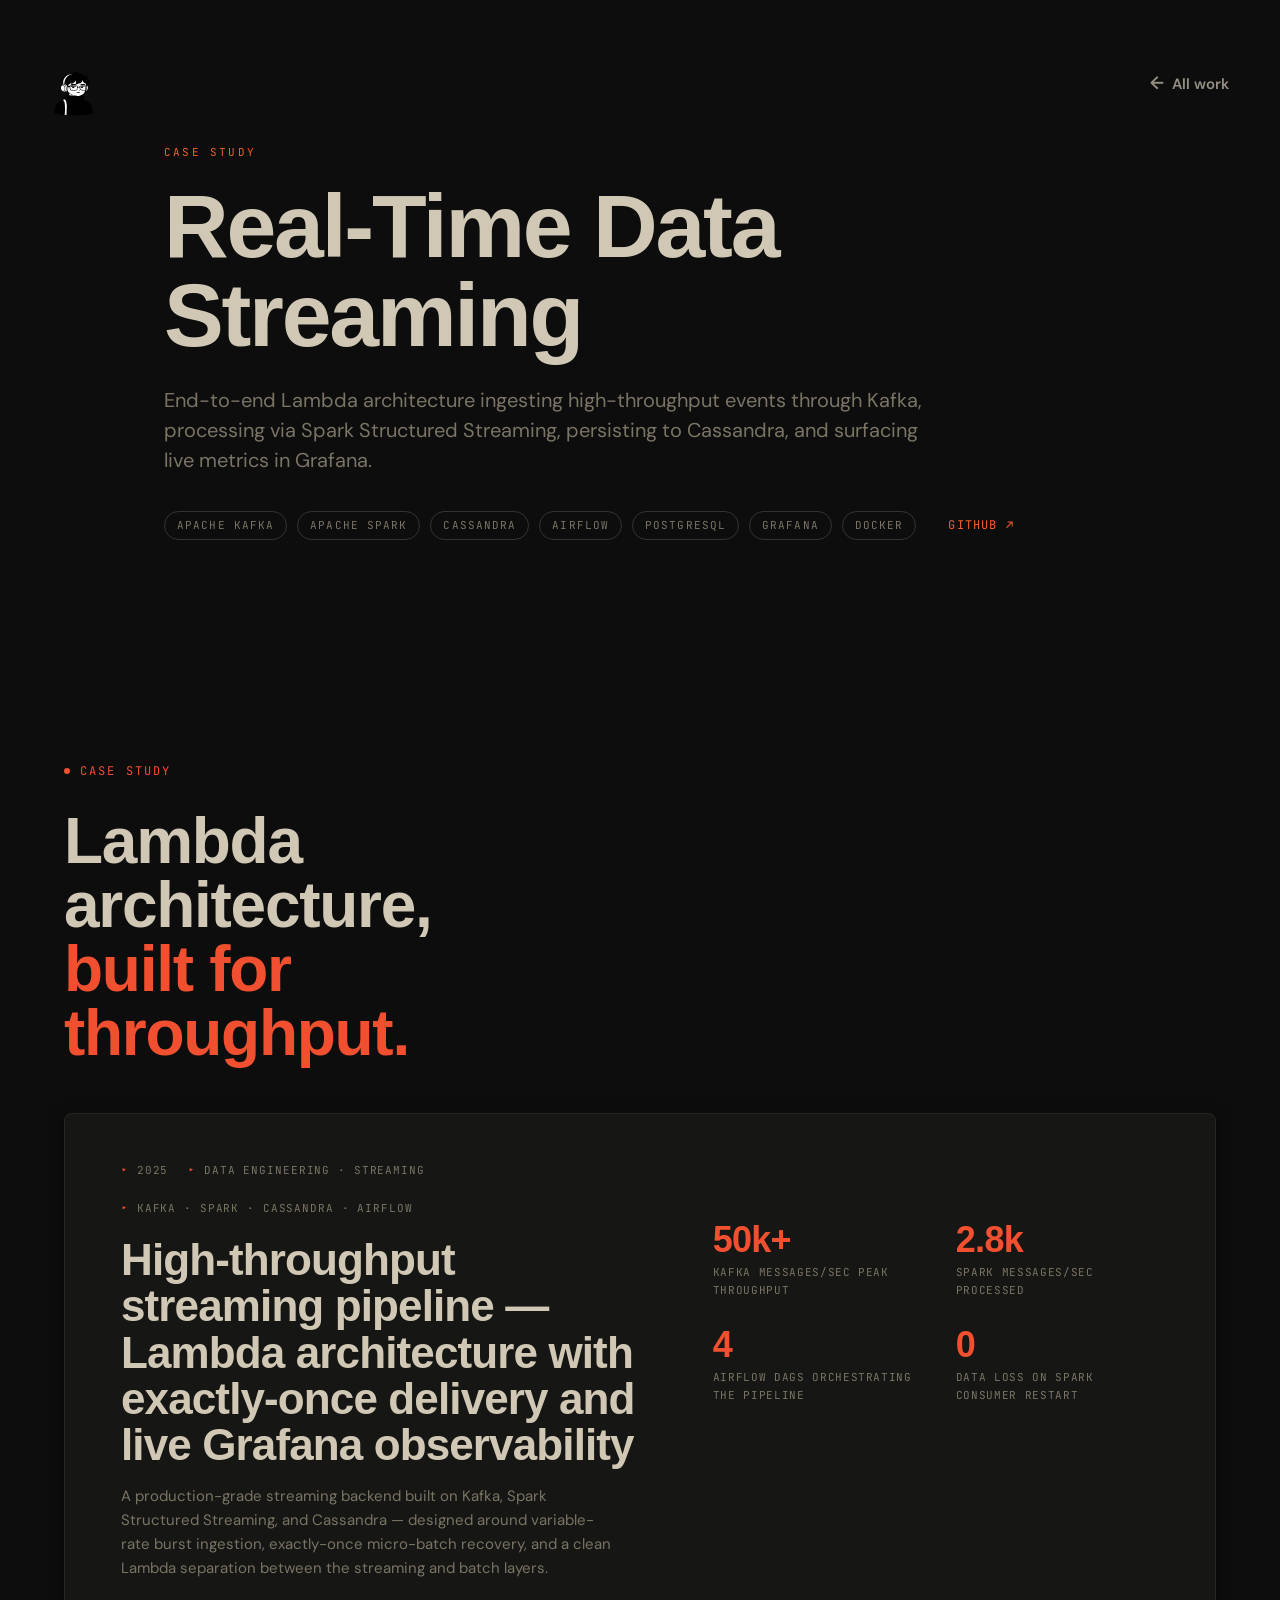
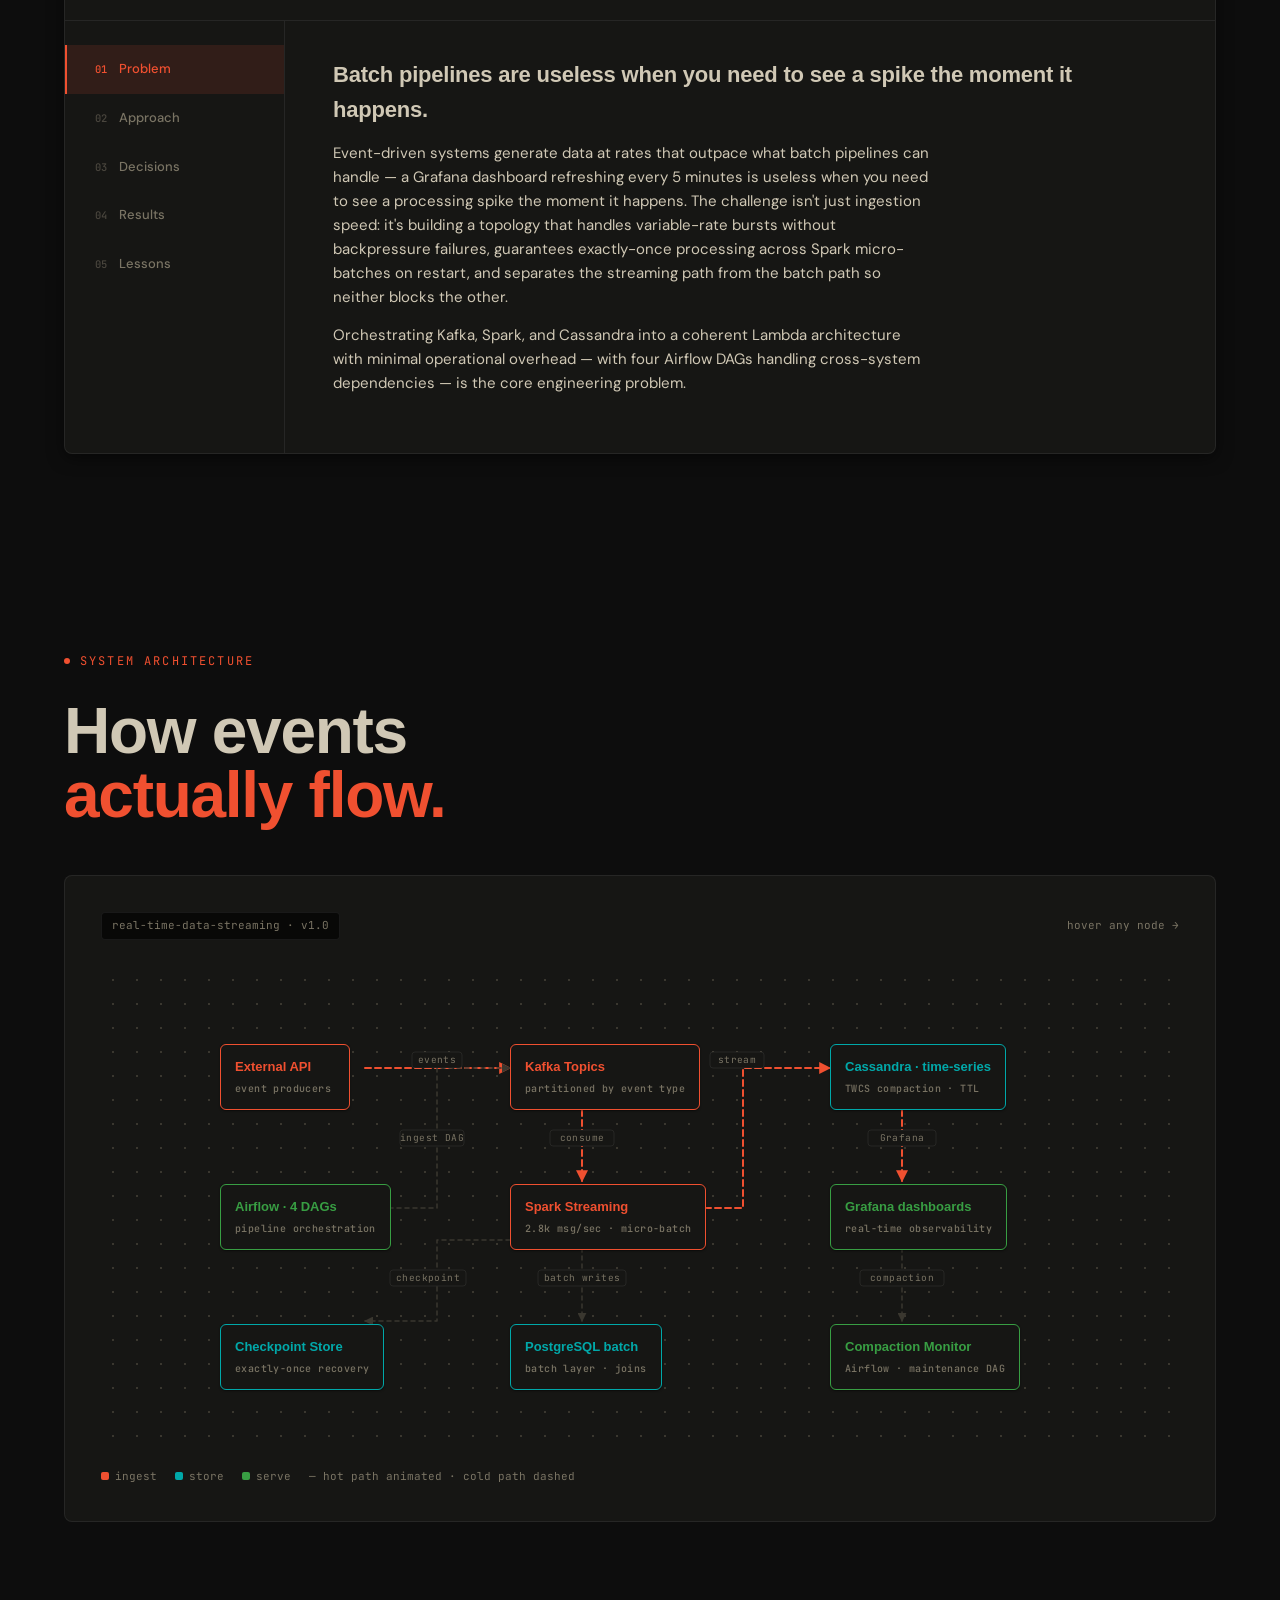
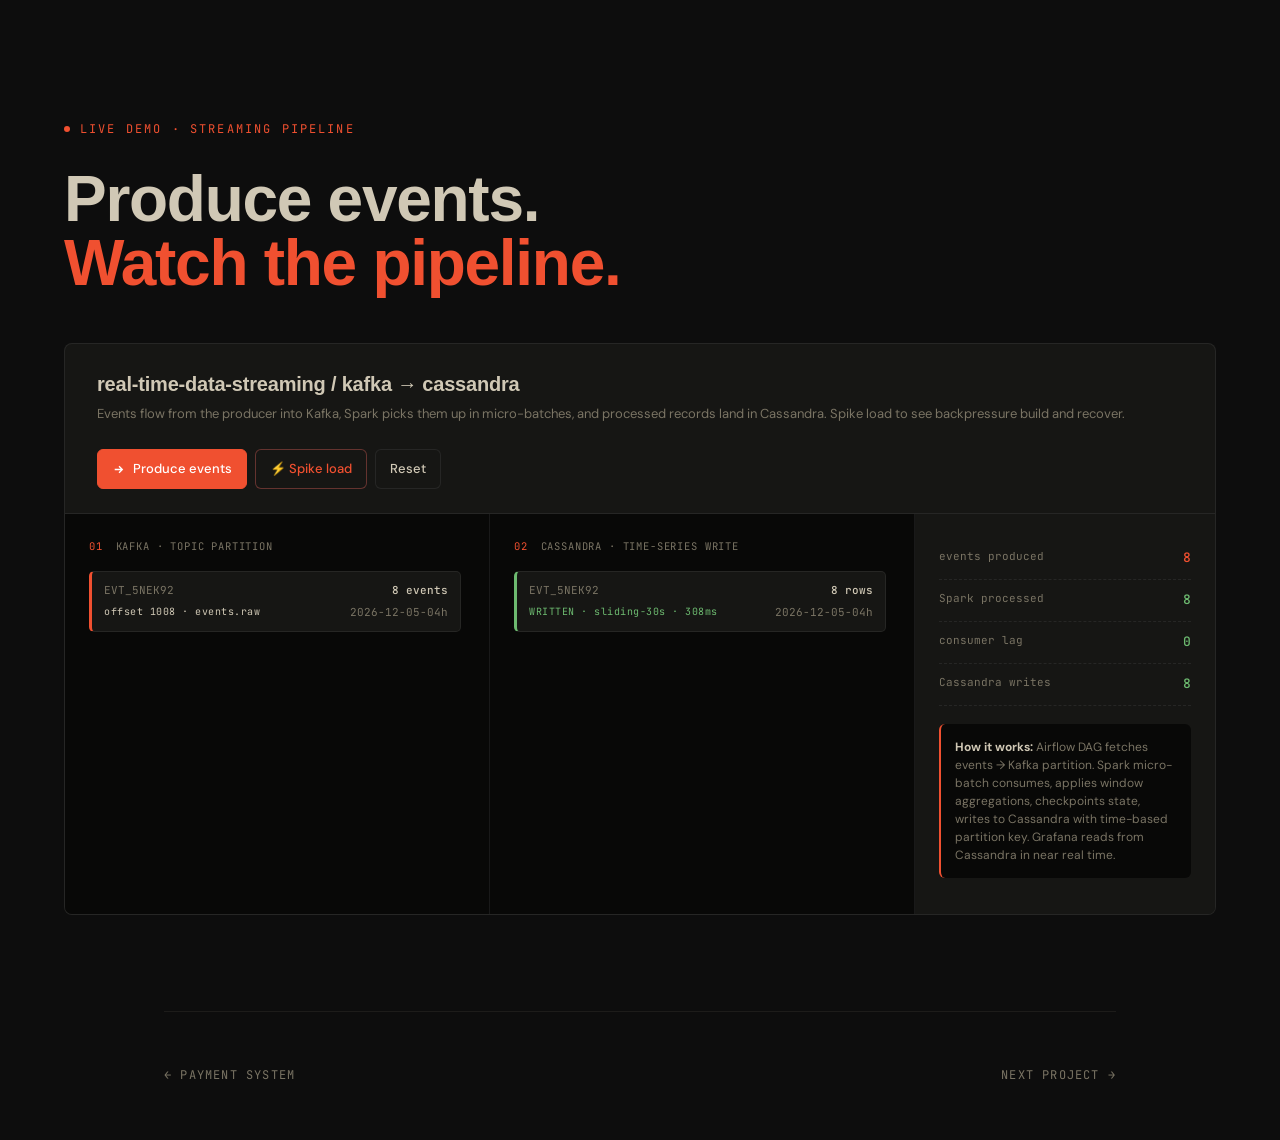
<file: portfolio/projects/real-time-data-streaming.html>
<!DOCTYPE html>
<!-- LIGHT THEME DISABLED (dark-only — minhpham cursor parity). To restore light: <html lang="en" class="theme-light"> -->
<html lang="en">
<head>
  <meta charset="UTF-8">
  <meta name="viewport" content="width=device-width, initial-scale=1.0">
  <title>Real-Time Data Streaming — Ayush Samantaray</title>

  <script>
    (function () {
      try { sessionStorage.setItem('site-entered', '1'); } catch (e) {}
    })();
  </script>

  <link rel="preload" as="style" href="https://api.fontshare.com/v2/css?f[]=clash-display@600&display=swap" onload="this.onload=null;this.rel='stylesheet'">
  <link rel="preload" as="style" href="https://fonts.googleapis.com/css2?family=DM+Sans:wght@400&display=swap" onload="this.onload=null;this.rel='stylesheet'">
  <link rel="preload" as="style" href="https://fonts.googleapis.com/css2?family=JetBrains+Mono:wght@400&display=swap" onload="this.onload=null;this.rel='stylesheet'">
  <noscript>
    <link rel="stylesheet" href="https://api.fontshare.com/v2/css?f[]=clash-display@600&display=swap">
    <link rel="stylesheet" href="https://fonts.googleapis.com/css2?family=DM+Sans:wght@400&display=swap">
    <link rel="stylesheet" href="https://fonts.googleapis.com/css2?family=JetBrains+Mono:wght@400&display=swap">
  </noscript>

  <link rel="stylesheet" href="../css/main.css">
  <link rel="stylesheet" href="../css/nav.css">
  <link rel="stylesheet" href="../css/sections.css">
  <link rel="stylesheet" href="project.css">
</head>
<body>

  <nav aria-label="Project navigation">
    <a href="../index.html" class="nav-logo" aria-label="Back to portfolio">
      <img class="nav-logo-face" src="../assets/New_face_logo.svg" alt="" draggable="false">
    </a>
    <a href="../index.html#projects" class="proj-back-link">
      <span class="proj-back-arrow">←</span> All work
    </a>
  </nav>

  <main class="proj-main">

    <!-- ── Hero ──────────────────────────────────────────────────────────────── -->
    <section class="proj-hero" id="top">
      <span class="proj-eyebrow">Case Study</span>
      <h1 class="proj-title">Real-Time Data Streaming</h1>
      <p class="proj-tagline">End-to-end Lambda architecture ingesting high-throughput events through Kafka, processing via Spark Structured Streaming, persisting to Cassandra, and surfacing live metrics in Grafana.</p>
      <div class="proj-meta-row">
        <div class="proj-tags">
          <span class="proj-tag">Apache Kafka</span>
          <span class="proj-tag">Apache Spark</span>
          <span class="proj-tag">Cassandra</span>
          <span class="proj-tag">Airflow</span>
          <span class="proj-tag">PostgreSQL</span>
          <span class="proj-tag">Grafana</span>
          <span class="proj-tag">Docker</span>
        </div>
        <div class="proj-links">
          <a href="https://github.com/Ash-bot19/Real-Time-Data-Streaming" target="_blank" rel="noopener" class="proj-link">GitHub ↗</a>
        </div>
      </div>
    </section>

    <!-- ── Case Study ─────────────────────────────────────────────────────────── -->
    <section class="case-study-section" id="case-study">
      <div class="ps-page">
        <div class="ps-section-label">CASE STUDY</div>
        <h2 class="ps-section-title">Lambda architecture,<br><em>built for throughput.</em></h2>
        <article class="case-study">
          <div class="case-study-hero">
            <div>
              <div class="cs-hero-meta">
                <span>2025</span>
                <span>DATA ENGINEERING · STREAMING</span>
                <span>KAFKA · SPARK · CASSANDRA · AIRFLOW</span>
              </div>
              <h3 class="cs-hero-title">High-throughput streaming pipeline — Lambda architecture with exactly-once delivery and live Grafana observability</h3>
              <p class="cs-hero-tagline">A production-grade streaming backend built on Kafka, Spark Structured Streaming, and Cassandra — designed around variable-rate burst ingestion, exactly-once micro-batch recovery, and a clean Lambda separation between the streaming and batch layers.</p>
            </div>
            <div class="cs-hero-stats">
              <div><div class="cs-stat-num">50k+</div><div class="cs-stat-label">Kafka messages/sec peak throughput</div></div>
              <div><div class="cs-stat-num">2.8k</div><div class="cs-stat-label">Spark messages/sec processed</div></div>
              <div><div class="cs-stat-num">4</div><div class="cs-stat-label">Airflow DAGs orchestrating the pipeline</div></div>
              <div><div class="cs-stat-num">0</div><div class="cs-stat-label">data loss on Spark consumer restart</div></div>
            </div>
          </div>
          <div class="cs-body">
            <div class="cs-tabs" role="tablist">
              <button class="cs-tab" role="tab" aria-selected="true"  data-tab="problem">  <span class="cs-tab-num">01</span>Problem</button>
              <button class="cs-tab" role="tab" aria-selected="false" data-tab="approach">  <span class="cs-tab-num">02</span>Approach</button>
              <button class="cs-tab" role="tab" aria-selected="false" data-tab="decisions"> <span class="cs-tab-num">03</span>Decisions</button>
              <button class="cs-tab" role="tab" aria-selected="false" data-tab="results">   <span class="cs-tab-num">04</span>Results</button>
              <button class="cs-tab" role="tab" aria-selected="false" data-tab="lessons">   <span class="cs-tab-num">05</span>Lessons</button>
            </div>
            <div class="cs-panel" data-panel="problem" data-active>
              <h4>Batch pipelines are useless when you need to see a spike the moment it happens.</h4>
              <p>Event-driven systems generate data at rates that outpace what batch pipelines can handle — a Grafana dashboard refreshing every 5 minutes is useless when you need to see a processing spike the moment it happens. The challenge isn't just ingestion speed: it's building a topology that handles variable-rate bursts without backpressure failures, guarantees exactly-once processing across Spark micro-batches on restart, and separates the streaming path from the batch path so neither blocks the other.</p>
              <p>Orchestrating Kafka, Spark, and Cassandra into a coherent Lambda architecture with minimal operational overhead — with four Airflow DAGs handling cross-system dependencies — is the core engineering problem.</p>
            </div>
            <div class="cs-panel" data-panel="approach">
              <h4>Lambda architecture with clean streaming/batch separation and cross-system DAG orchestration.</h4>
              <ul>
                <li>Airflow DAGs ingest events from external APIs into Kafka topics partitioned by event type — isolating consumer lag per stream so a slow consumer on one topic doesn't affect others. Retention is configured to allow full replay on consumer failure.</li>
                <li>Spark Structured Streaming micro-batches consume from Kafka, apply windowed transformations and aggregations (tumbling and sliding windows), checkpoint state to persistent storage for exactly-once delivery on restart, and write to Cassandra with time-based partition keys tuned for the time-series read pattern.</li>
                <li>The batch layer mirrors selected events into PostgreSQL for Airflow-scheduled reporting jobs. Grafana reads directly from Cassandra for real-time panels — the streaming and batch paths are completely isolated consumers on the same Kafka topic.</li>
                <li>Four main DAGs handle the end-to-end flow: API-to-Kafka ingestion, Kafka-to-Cassandra streaming health monitoring, batch-to-Postgres loading, and Cassandra compaction monitoring. Airflow's DAG model handles cross-system dependency management cleanly — Cron can't express these dependencies.</li>
              </ul>
            </div>
            <div class="cs-panel" data-panel="decisions">
              <h4>Why these choices — each driven by a concrete failure mode or scale constraint.</h4>
              <ul>
                <li><strong>Cassandra over PostgreSQL for event storage.</strong> Write-heavy time-series workload with no complex joins — Cassandra's partition-key model gives linear write scale without the overhead of a relational engine. The compaction strategy is tuned specifically for the time-series read pattern, keeping read latency flat as the dataset grows. PostgreSQL is retained for the batch layer where join semantics matter.</li>
                <li><strong>Spark Structured Streaming over Kafka Streams.</strong> Kafka Streams is JVM-only and handles stateful aggregations over short windows cleanly, but Spark's Python API unlocks the broader ML and data engineering ecosystem. Spark also handles larger stateful windows more naturally and integrates directly with the existing Airflow orchestration layer for checkpoint management.</li>
                <li><strong>Airflow for pipeline orchestration over custom cron.</strong> The pipeline has genuine dependencies between stages — the Cassandra compaction task must run after streaming jobs complete, and the Grafana data-source refresh depends on compaction finishing. Cron can't express those dependencies. Airflow's DAG model handles cross-system dependency management cleanly.</li>
                <li><strong>Time-based Cassandra partition keys.</strong> A naive key design on a write-heavy time-series workload creates hotspots — all writes land on the same partition until the TTL rotates. Time-bucketed partition keys (hourly or daily depending on throughput) distribute writes across the cluster without manual resharding.</li>
              </ul>
            </div>
            <div class="cs-panel" data-panel="results">
              <h4>Full Docker Compose stack · real Kafka topics · Grafana panels updating in near real time.</h4>
              <div class="cs-result-grid">
                <div class="cs-result-card"><div class="cs-stat-num">50k+</div><div class="cs-stat-label">Kafka messages/sec at peak</div></div>
                <div class="cs-result-card"><div class="cs-stat-num">2.8k</div><div class="cs-stat-label">Spark messages/sec processed</div></div>
                <div class="cs-result-card"><div class="cs-stat-num">4</div><div class="cs-stat-label">Airflow DAGs orchestrating the pipeline</div></div>
                <div class="cs-result-card"><div class="cs-stat-num">0</div><div class="cs-stat-label">messages lost on Spark restart</div></div>
              </div>
            </div>
            <div class="cs-panel" data-panel="lessons">
              <h4>What broke in production — and what I changed because of it.</h4>
              <ul>
                <li><strong>Consumer lag is a lagging indicator — it hides the real problem.</strong> Early versions monitored Kafka consumer lag and triggered alerts when it crossed a threshold. But lag only grows after the problem has persisted for multiple micro-batch intervals. The fix: instrument Spark's processing time per micro-batch and alert on that directly — lag is a consequence, not a cause.</li>
                <li><strong>Cassandra partition hotspots don't show up until you exceed one partition's write throughput.</strong> On small datasets, the partition key strategy looks fine — all reads and writes complete fast. At scale, a poorly chosen partition key routes all writes to a single node, causing that node's CPU to spike while others sit idle. The fix required profiling the actual write distribution with nodetool and redesigning the partition key to include a bucket suffix.</li>
                <li><strong>Spark checkpoint state grows unboundedly without an explicit cleanup policy.</strong> An early version didn't configure state TTL for aggregations — after a week of continuous operation, checkpoint state occupied several GB of disk and Spark's recovery time on restart grew proportionally. The fix: explicit watermarks on event-time aggregations so Spark can expire state that's past the watermark.</li>
                <li><strong>Airflow's Kafka consumer DAG can fall behind during a spike and never recover without manual intervention.</strong> The DAG was polling Kafka at a fixed interval. Under a sustained spike, each DAG run fell further behind the partition head. The fix: expose consumer lag as an Airflow metric and trigger a backfill branch in the DAG when lag exceeds a threshold rather than relying on the fixed-interval schedule.</li>
              </ul>
            </div>
          </div>
        </article>
      </div>
    </section>

    <!-- ── Architecture ───────────────────────────────────────────────────────── -->
    <section class="arch-section" id="architecture">
      <div class="ps-page">
        <div class="ps-section-label">SYSTEM ARCHITECTURE</div>
        <h2 class="ps-section-title">How events<br><em>actually flow.</em></h2>
        <div class="arch-frame">
          <div class="arch-toolbar">
            <span class="arch-tag">real-time-data-streaming · v1.0</span>
            <span style="font-family:'JetBrains Mono',monospace;font-size:11px;">hover any node →</span>
          </div>
          <div class="arch-canvas">
            <div class="arch-canvas-inner">
              <svg class="arch-svg" viewBox="0 0 900 480">
                <defs>
                  <marker id="arrowDimRT" viewBox="0 0 10 10" refX="9" refY="5" markerWidth="6" markerHeight="6" orient="auto-start-reverse">
                    <path d="M0,0 L10,5 L0,10 z" fill="var(--s-border-str)"/>
                  </marker>
                  <marker id="arrowLiveRT" viewBox="0 0 10 10" refX="9" refY="5" markerWidth="6" markerHeight="6" orient="auto-start-reverse">
                    <path d="M0,0 L10,5 L0,10 z" fill="var(--accent)"/>
                  </marker>
                </defs>
                <!-- Hot path: External API → Kafka → Spark → Cassandra → Grafana -->
                <path class="arch-edge live"   d="M 175 100 H 320" marker-end="url(#arrowLiveRT)"/>
                <path class="arch-edge live"   d="M 392 132 V 213" marker-end="url(#arrowLiveRT)"/>
                <path class="arch-edge live"   d="M 465 240 H 553 V 100 H 640" marker-end="url(#arrowLiveRT)"/>
                <path class="arch-edge live"   d="M 712 132 V 213" marker-end="url(#arrowLiveRT)"/>
                <!-- Cold path: Airflow → Kafka, Spark → Checkpoint, Spark → PostgreSQL, Cassandra → Compaction -->
                <path class="arch-edge dashed" d="M 175 240 H 247 V 100 H 320" marker-end="url(#arrowDimRT)"/>
                <path class="arch-edge dashed" d="M 320 272 H 247 V 353 H 175" marker-end="url(#arrowDimRT)"/>
                <path class="arch-edge dashed" d="M 392 272 V 353" marker-end="url(#arrowDimRT)"/>
                <path class="arch-edge dashed" d="M 712 272 V 353" marker-end="url(#arrowDimRT)"/>
                <!-- Edge labels -->
                <g><rect class="arch-edge-label-bg" x="222" y="84"  width="50" height="16" rx="3"/><text class="arch-edge-label" x="247" y="95"  text-anchor="middle">events</text></g>
                <g><rect class="arch-edge-label-bg" x="360" y="162" width="64" height="16" rx="3"/><text class="arch-edge-label" x="392" y="173" text-anchor="middle">consume</text></g>
                <g><rect class="arch-edge-label-bg" x="520" y="84"  width="54" height="16" rx="3"/><text class="arch-edge-label" x="547" y="95"  text-anchor="middle">stream</text></g>
                <g><rect class="arch-edge-label-bg" x="678" y="162" width="68" height="16" rx="3"/><text class="arch-edge-label" x="712" y="173" text-anchor="middle">Grafana</text></g>
                <g><rect class="arch-edge-label-bg" x="210" y="162" width="64" height="16" rx="3"/><text class="arch-edge-label" x="242" y="173" text-anchor="middle">ingest DAG</text></g>
                <g><rect class="arch-edge-label-bg" x="200" y="302" width="76" height="16" rx="3"/><text class="arch-edge-label" x="238" y="313" text-anchor="middle">checkpoint</text></g>
                <g><rect class="arch-edge-label-bg" x="348" y="302" width="88" height="16" rx="3"/><text class="arch-edge-label" x="392" y="313" text-anchor="middle">batch writes</text></g>
                <g><rect class="arch-edge-label-bg" x="670" y="302" width="84" height="16" rx="3"/><text class="arch-edge-label" x="712" y="313" text-anchor="middle">compaction</text></g>
              </svg>
              <div class="arch-node" data-kind="ingest" data-tooltip="External event producers — REST API clients, IoT sensors, application telemetry. Events arrive at variable rates with burst spikes up to 50k msg/sec. Airflow DAG fetches and publishes on a configurable schedule." data-tip-pos="below" style="top:76px;left:30px;"><div class="arch-node-title">External API</div><div class="arch-node-meta">event producers</div></div>
              <div class="arch-node" data-kind="serve" data-tooltip="Four DAGs: API-to-Kafka ingestion, streaming health monitoring, batch-to-Postgres loading, Cassandra compaction monitoring. Cross-system dependencies — compaction waits for streaming, Grafana refresh waits for compaction." style="top:216px;left:30px;"><div class="arch-node-title">Airflow · 4 DAGs</div><div class="arch-node-meta">pipeline orchestration</div></div>
              <div class="arch-node" data-kind="store" data-tooltip="Spark checkpoints state to persistent storage after each micro-batch commit. On restart, Spark reads the checkpoint and replays from the last committed Kafka offset — exactly-once delivery guaranteed. State is TTL-expired at the watermark to prevent unbounded growth." style="top:356px;left:30px;"><div class="arch-node-title">Checkpoint Store</div><div class="arch-node-meta">exactly-once recovery</div></div>
              <div class="arch-node" data-kind="ingest" data-tooltip="Topics partitioned by event type — isolates consumer lag per stream. A slow consumer on one topic doesn't affect others. Retention configured to allow full replay on consumer failure. 50k+ msg/sec peak ingestion." data-tip-pos="below" style="top:76px;left:320px;"><div class="arch-node-title">Kafka Topics</div><div class="arch-node-meta">partitioned by event type</div></div>
              <div class="arch-node" data-kind="ingest" data-tooltip="Micro-batch processing at 2.8k msg/sec. Applies tumbling and sliding window aggregations. Watermarks expire late-arriving events after the window closes. Checkpoints state after each batch — restart resumes from the last committed Kafka offset." style="top:216px;left:320px;"><div class="arch-node-title">Spark Streaming</div><div class="arch-node-meta">2.8k msg/sec · micro-batch</div></div>
              <div class="arch-node" data-kind="store" data-tooltip="Batch layer receives copies of selected events via a separate Kafka consumer. PostgreSQL handles the batch reporting queries that need join semantics — Cassandra doesn't support. Airflow's batch-to-Postgres DAG runs nightly." style="top:356px;left:320px;"><div class="arch-node-title">PostgreSQL batch</div><div class="arch-node-meta">batch layer · joins</div></div>
              <div class="arch-node" data-kind="store" data-tooltip="Time-based partition keys distribute writes across the cluster without hotspots. Compaction strategy tuned for append-heavy time-series: TWCS (TimeWindowCompactionStrategy) keeps read latency flat as the dataset grows. Grafana reads directly from Cassandra." data-tip-pos="below" style="top:76px;left:640px;"><div class="arch-node-title">Cassandra · time-series</div><div class="arch-node-meta">TWCS compaction · TTL</div></div>
              <div class="arch-node" data-kind="serve" data-tooltip="Dashboards query Cassandra directly — consumer lag, throughput, and error-rate panels update in near real-time. Prometheus scrapes Spark metrics and Kafka broker JMX for the infrastructure panels. Grafana alerting fires on lag threshold breaches." style="top:216px;left:640px;"><div class="arch-node-title">Grafana dashboards</div><div class="arch-node-meta">real-time observability</div></div>
              <div class="arch-node" data-kind="serve" data-tooltip="Airflow DAG monitors Cassandra write amplification and compaction queue depth. Flags when TWCS compaction is falling behind — a signal that the partition key strategy needs retuning or the cluster needs more nodes." style="top:356px;left:640px;"><div class="arch-node-title">Compaction Monitor</div><div class="arch-node-meta">Airflow · maintenance DAG</div></div>
            </div>
          </div>
          <div class="arch-legend">
            <div class="arch-legend-item"><span class="arch-legend-dot" style="background:var(--accent);"></span>ingest</div>
            <div class="arch-legend-item"><span class="arch-legend-dot" style="background:oklch(0.65 0.14 195);"></span>store</div>
            <div class="arch-legend-item"><span class="arch-legend-dot" style="background:oklch(0.62 0.16 145);"></span>serve</div>
            <div class="arch-legend-item" style="font-family:'JetBrains Mono',monospace;font-size:11px;color:var(--fg-muted);">— hot path animated · cold path dashed</div>
          </div>
        </div>
      </div>
    </section>

    <!-- ── Live Demo ──────────────────────────────────────────────────────────── -->
    <section class="pipeline-section" id="demo">
      <div class="ps-page">
        <div class="ps-section-label">LIVE DEMO · STREAMING PIPELINE</div>
        <h2 class="ps-section-title">Produce events.<br><em>Watch the pipeline.</em></h2>
        <div class="pipe-frame">
          <div class="pipe-header">
            <div class="pipe-title-block">
              <h3>real-time-data-streaming / kafka → cassandra</h3>
              <p>Events flow from the producer into Kafka, Spark picks them up in micro-batches, and processed records land in Cassandra. Spike load to see backpressure build and recover.</p>
            </div>
            <div class="pipe-actions">
              <button class="pipe-btn primary" id="rtBtnProduce">
                <svg width="13" height="13" viewBox="0 0 24 24" fill="none" stroke="currentColor" stroke-width="2.5"><path d="M5 12h14M13 6l6 6-6 6"/></svg>
                Produce events
              </button>
              <button class="pipe-btn danger" id="rtBtnSpike">⚡ Spike load</button>
              <button class="pipe-btn" id="rtBtnReset">Reset</button>
            </div>
          </div>
          <div class="pipe-body">
            <div class="pipe-stage">
              <div class="pipe-stage-label"><span class="stage-num">01</span> KAFKA · topic partition</div>
              <div class="pipe-events" id="rtKafka"></div>
            </div>
            <div class="pipe-stage">
              <div class="pipe-stage-label"><span class="stage-num">02</span> CASSANDRA · time-series write</div>
              <div class="pipe-events" id="rtCass"></div>
            </div>
            <div class="pipe-side">
              <div class="pipe-stat"><span class="pipe-stat-label">events produced</span><span class="pipe-stat-val accent" id="rtStatProduced">0</span></div>
              <div class="pipe-stat"><span class="pipe-stat-label">Spark processed</span><span class="pipe-stat-val good" id="rtStatProcessed">0</span></div>
              <div class="pipe-stat"><span class="pipe-stat-label">consumer lag</span><span class="pipe-stat-val" id="rtStatLag">0</span></div>
              <div class="pipe-stat"><span class="pipe-stat-label">Cassandra writes</span><span class="pipe-stat-val good" id="rtStatWrites">0</span></div>
              <div class="pipe-explain">
                <strong>How it works:</strong> Airflow DAG fetches events → Kafka partition. Spark micro-batch consumes, applies window aggregations, checkpoints state, writes to Cassandra with time-based partition key. Grafana reads from Cassandra in near real time.
              </div>
            </div>
          </div>
        </div>
      </div>
    </section>

    <!-- ── Footer nav ─────────────────────────────────────────────────────────── -->
    <footer class="proj-footer">
      <a href="./payment-system.html" class="proj-footer-back">← Payment System</a>
      <a href="./regulatory-intelligence-agent.html" class="proj-footer-next">Next project →</a>
    </footer>

  </main>

  <script defer src="../js/sections.js"></script>
  <script>
  (function initStreamingPipeline() {
    var kafkaEl   = document.getElementById('rtKafka');
    var cassEl    = document.getElementById('rtCass');
    var statProduced  = document.getElementById('rtStatProduced');
    var statProcessed = document.getElementById('rtStatProcessed');
    var statLag       = document.getElementById('rtStatLag');
    var statWrites    = document.getElementById('rtStatWrites');
    if (!kafkaEl) return;

    var produced = 0, processed = 0, lag = 0, writes = 0;
    var MAX_EVENTS = 8;
    var offset = 1000;
    var spiking = false;
    var TOPICS = ['events.raw', 'events.enriched', 'events.aggregated'];
    var WINDOWS = ['tumbling-1m', 'tumbling-5m', 'sliding-30s'];

    function eventId() { return 'EVT_' + Math.random().toString(36).slice(2, 8).toUpperCase(); }
    function partKey() { return new Date().toISOString().slice(0, 13).replace('T', '-') + 'h'; }

    function pushEvent(container, html, cls) {
      var div = document.createElement('div');
      div.className = 'pipe-event ' + (cls || '');
      div.innerHTML = html;
      container.prepend(div);
      while (container.children.length > MAX_EVENTS) container.lastChild.remove();
    }

    function updateStats() {
      statProduced.textContent  = produced.toLocaleString();
      statProcessed.textContent = processed.toLocaleString();
      statLag.textContent       = lag;
      statWrites.textContent    = writes.toLocaleString();
      var lagEl = statLag;
      lagEl.className = 'pipe-stat-val ' + (lag > 50 ? 'bad' : lag > 10 ? '' : 'good');
    }

    function produceOne(burst) {
      var id = eventId();
      var topic = TOPICS[Math.floor(Math.random() * TOPICS.length)];
      var batchSize = burst ? Math.floor(80 + Math.random() * 120) : Math.floor(5 + Math.random() * 15);
      produced += batchSize;
      lag += batchSize;
      offset += batchSize;

      pushEvent(kafkaEl,
        '<div class="pipe-event-row">' +
          '<span class="pipe-event-id">' + id + '</span>' +
          '<span class="pipe-event-amount">' + batchSize + ' events</span>' +
        '</div>' +
        '<div class="pipe-event-row">' +
          '<span class="pipe-event-status">offset ' + offset + ' · ' + topic + '</span>' +
          '<span class="pipe-event-id">' + partKey() + '</span>' +
        '</div>'
      );

      var processingTime = burst ? Math.floor(800 + Math.random() * 400) : Math.floor(200 + Math.random() * 200);
      setTimeout(function () {
        var window = WINDOWS[Math.floor(Math.random() * WINDOWS.length)];
        var consumed = Math.min(batchSize, lag);
        processed += consumed;
        writes += consumed;
        lag = Math.max(0, lag - consumed);

        pushEvent(cassEl,
          '<div class="pipe-event-row">' +
            '<span class="pipe-event-id">' + id + '</span>' +
            '<span class="pipe-event-amount">' + consumed + ' rows</span>' +
          '</div>' +
          '<div class="pipe-event-row">' +
            '<span class="pipe-event-status ok">WRITTEN · ' + window + ' · ' + processingTime + 'ms</span>' +
            '<span class="pipe-event-id">' + partKey() + '</span>' +
          '</div>',
          'committed'
        );
        updateStats();
      }, processingTime);
      updateStats();
    }

    var spikeInterval = null;
    function startSpike() {
      if (spiking) return;
      spiking = true;
      var count = 0;
      spikeInterval = setInterval(function () {
        produceOne(true);
        count++;
        if (count >= 6) {
          clearInterval(spikeInterval);
          spiking = false;
        }
      }, 300);
    }

    document.getElementById('rtBtnProduce').addEventListener('click', function () { produceOne(false); });
    document.getElementById('rtBtnSpike').addEventListener('click', startSpike);
    document.getElementById('rtBtnReset').addEventListener('click', function () {
      produced = processed = lag = writes = 0;
      offset = 1000;
      kafkaEl.innerHTML = '';
      cassEl.innerHTML = '';
      updateStats();
    });

    setTimeout(function () { produceOne(false); }, 400);
  })();
  </script>

</body>
</html>
</file>
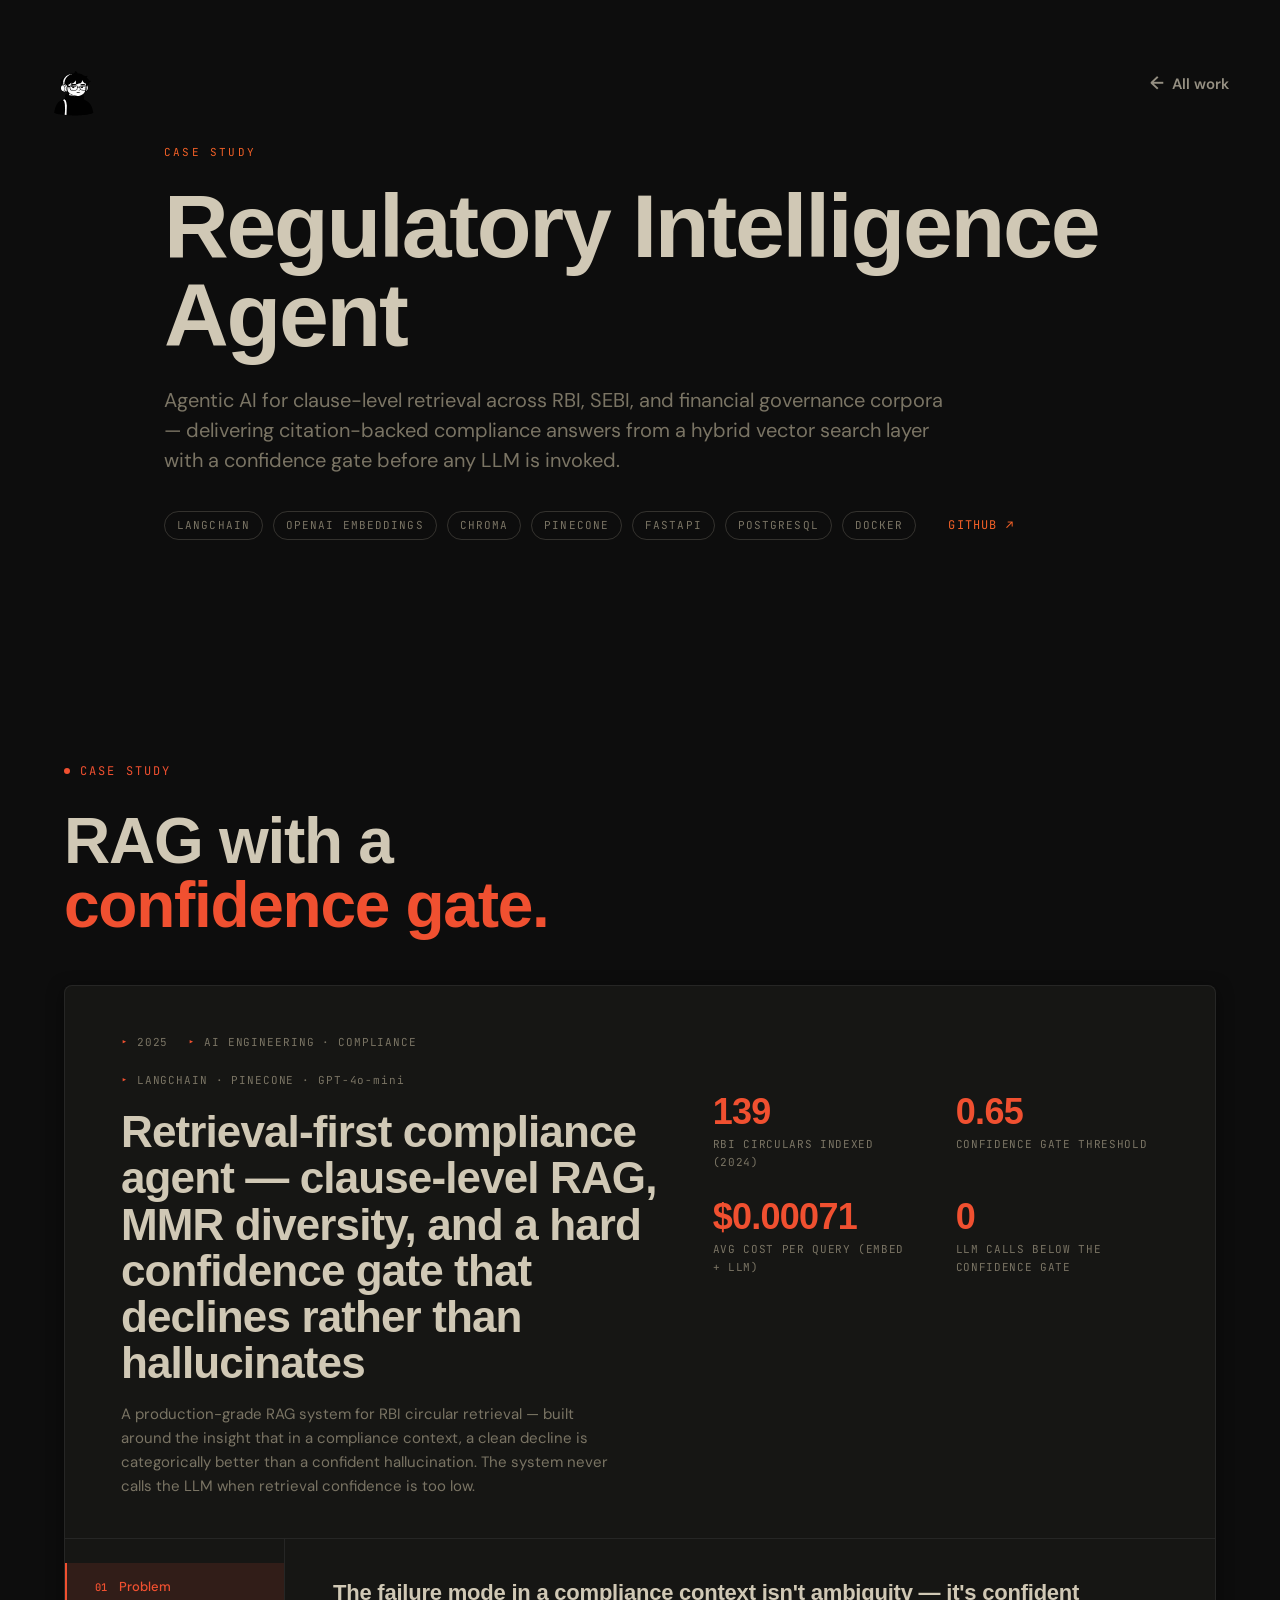
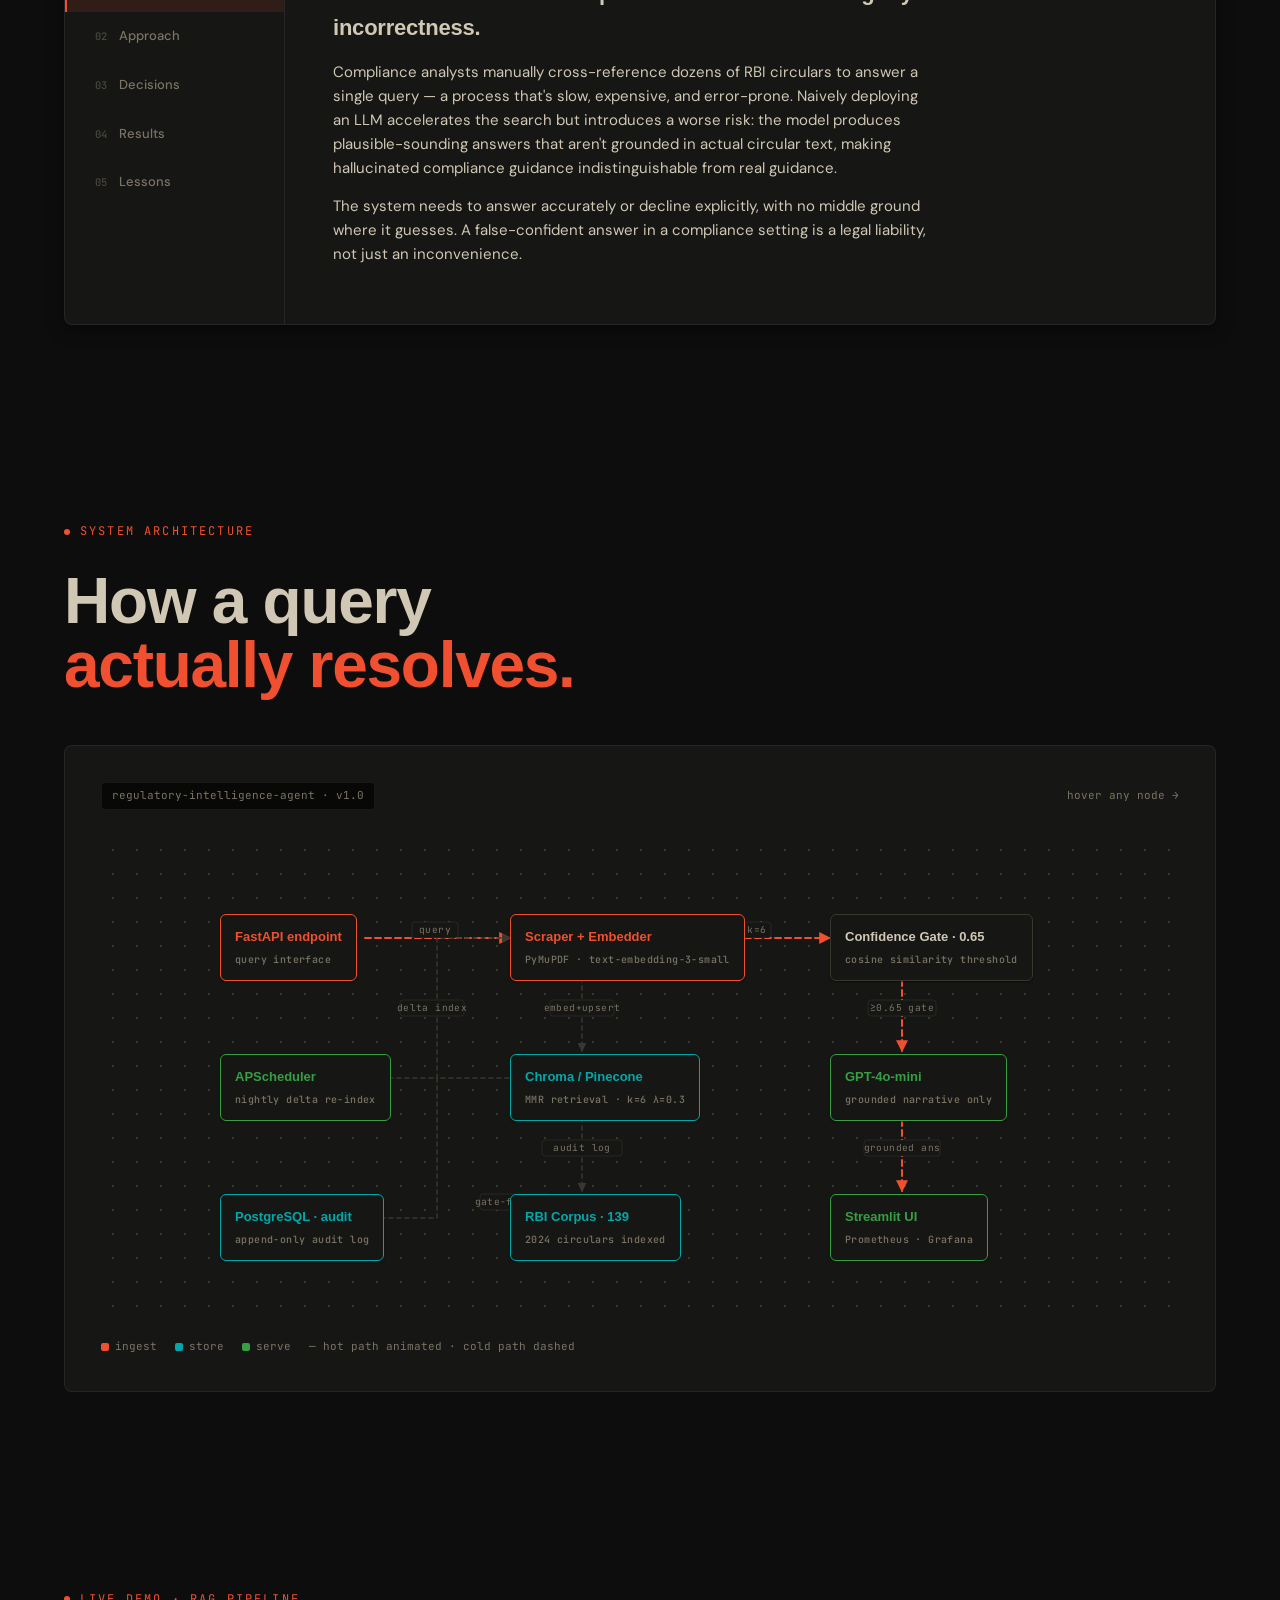
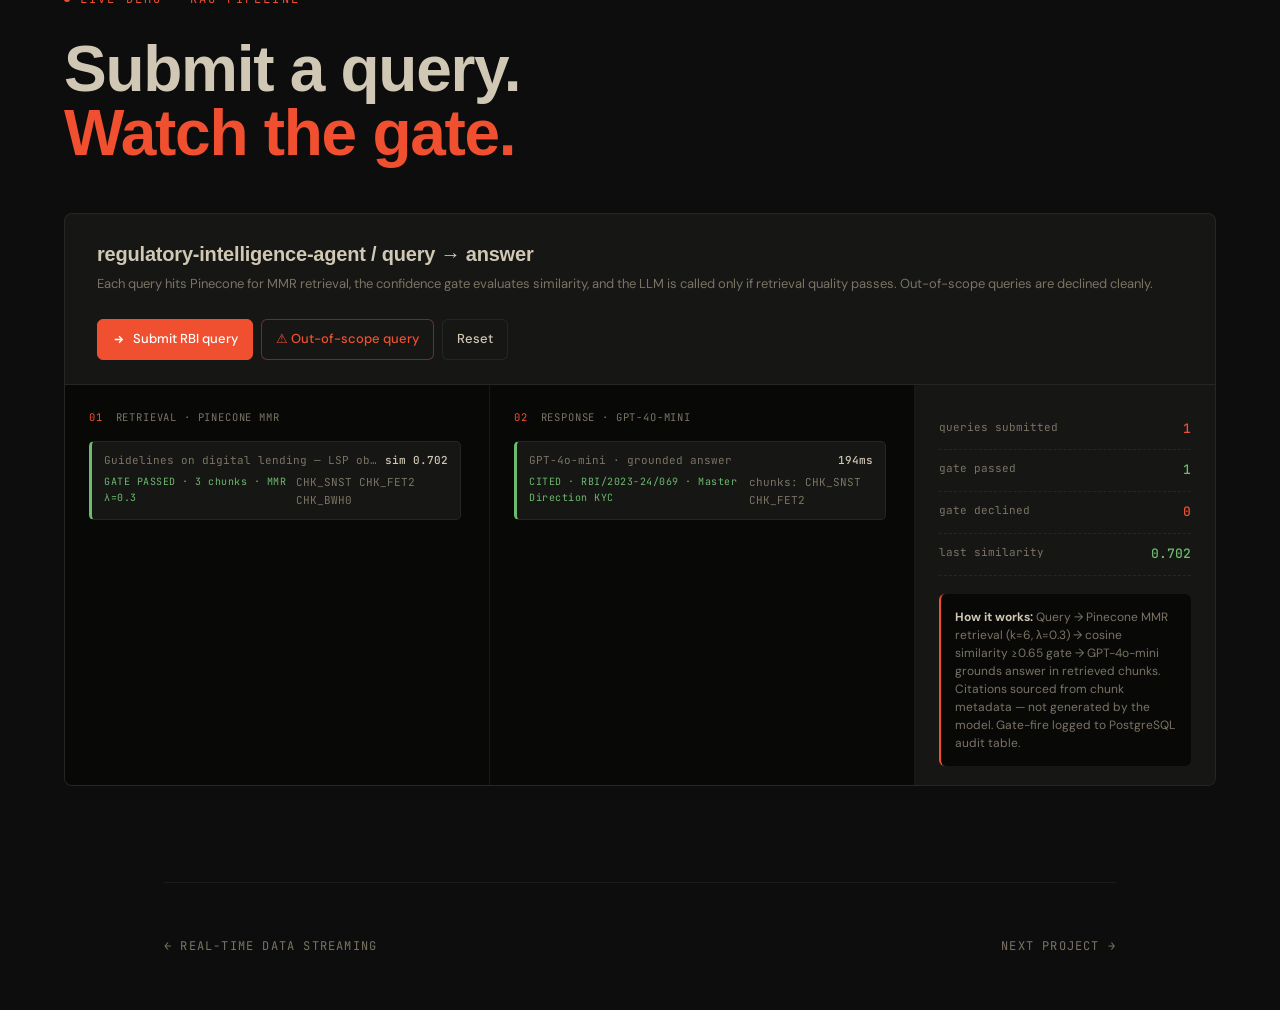
<file: portfolio/projects/regulatory-intelligence-agent.html>
<!DOCTYPE html>
<!-- LIGHT THEME DISABLED (dark-only — minhpham cursor parity). To restore light: <html lang="en" class="theme-light"> -->
<html lang="en">
<head>
  <meta charset="UTF-8">
  <meta name="viewport" content="width=device-width, initial-scale=1.0">
  <title>Regulatory Intelligence Agent — Ayush Samantaray</title>

  <script>
    (function () {
      try { sessionStorage.setItem('site-entered', '1'); } catch (e) {}
    })();
  </script>

  <link rel="preload" as="style" href="https://api.fontshare.com/v2/css?f[]=clash-display@600&display=swap" onload="this.onload=null;this.rel='stylesheet'">
  <link rel="preload" as="style" href="https://fonts.googleapis.com/css2?family=DM+Sans:wght@400&display=swap" onload="this.onload=null;this.rel='stylesheet'">
  <link rel="preload" as="style" href="https://fonts.googleapis.com/css2?family=JetBrains+Mono:wght@400&display=swap" onload="this.onload=null;this.rel='stylesheet'">
  <noscript>
    <link rel="stylesheet" href="https://api.fontshare.com/v2/css?f[]=clash-display@600&display=swap">
    <link rel="stylesheet" href="https://fonts.googleapis.com/css2?family=DM+Sans:wght@400&display=swap">
    <link rel="stylesheet" href="https://fonts.googleapis.com/css2?family=JetBrains+Mono:wght@400&display=swap">
  </noscript>

  <link rel="stylesheet" href="../css/main.css">
  <link rel="stylesheet" href="../css/nav.css">
  <link rel="stylesheet" href="../css/sections.css">
  <link rel="stylesheet" href="project.css">
</head>
<body>

  <nav aria-label="Project navigation">
    <a href="../index.html" class="nav-logo" aria-label="Back to portfolio">
      <img class="nav-logo-face" src="../assets/New_face_logo.svg" alt="" draggable="false">
    </a>
    <a href="../index.html#projects" class="proj-back-link">
      <span class="proj-back-arrow">←</span> All work
    </a>
  </nav>

  <main class="proj-main">

    <!-- ── Hero ──────────────────────────────────────────────────────────────── -->
    <section class="proj-hero" id="top">
      <span class="proj-eyebrow">Case Study</span>
      <h1 class="proj-title">Regulatory Intelligence Agent</h1>
      <p class="proj-tagline">Agentic AI for clause-level retrieval across RBI, SEBI, and financial governance corpora — delivering citation-backed compliance answers from a hybrid vector search layer with a confidence gate before any LLM is invoked.</p>
      <div class="proj-meta-row">
        <div class="proj-tags">
          <span class="proj-tag">LangChain</span>
          <span class="proj-tag">OpenAI Embeddings</span>
          <span class="proj-tag">Chroma</span>
          <span class="proj-tag">Pinecone</span>
          <span class="proj-tag">FastAPI</span>
          <span class="proj-tag">PostgreSQL</span>
          <span class="proj-tag">Docker</span>
        </div>
        <div class="proj-links">
          <a href="https://github.com/Ash-bot19/Regulatory-Intelligence-Agent" target="_blank" rel="noopener" class="proj-link">GitHub ↗</a>
        </div>
      </div>
    </section>

    <!-- ── Case Study ─────────────────────────────────────────────────────────── -->
    <section class="case-study-section" id="case-study">
      <div class="ps-page">
        <div class="ps-section-label">CASE STUDY</div>
        <h2 class="ps-section-title">RAG with a<br><em>confidence gate.</em></h2>
        <article class="case-study">
          <div class="case-study-hero">
            <div>
              <div class="cs-hero-meta">
                <span>2025</span>
                <span>AI ENGINEERING · COMPLIANCE</span>
                <span>LANGCHAIN · PINECONE · GPT-4o-mini</span>
              </div>
              <h3 class="cs-hero-title">Retrieval-first compliance agent — clause-level RAG, MMR diversity, and a hard confidence gate that declines rather than hallucinates</h3>
              <p class="cs-hero-tagline">A production-grade RAG system for RBI circular retrieval — built around the insight that in a compliance context, a clean decline is categorically better than a confident hallucination. The system never calls the LLM when retrieval confidence is too low.</p>
            </div>
            <div class="cs-hero-stats">
              <div><div class="cs-stat-num">139</div><div class="cs-stat-label">RBI circulars indexed (2024)</div></div>
              <div><div class="cs-stat-num">0.65</div><div class="cs-stat-label">confidence gate threshold</div></div>
              <div><div class="cs-stat-num">$0.00071</div><div class="cs-stat-label">avg cost per query (embed + LLM)</div></div>
              <div><div class="cs-stat-num">0</div><div class="cs-stat-label">LLM calls below the confidence gate</div></div>
            </div>
          </div>
          <div class="cs-body">
            <div class="cs-tabs" role="tablist">
              <button class="cs-tab" role="tab" aria-selected="true"  data-tab="problem">  <span class="cs-tab-num">01</span>Problem</button>
              <button class="cs-tab" role="tab" aria-selected="false" data-tab="approach">  <span class="cs-tab-num">02</span>Approach</button>
              <button class="cs-tab" role="tab" aria-selected="false" data-tab="decisions"> <span class="cs-tab-num">03</span>Decisions</button>
              <button class="cs-tab" role="tab" aria-selected="false" data-tab="results">   <span class="cs-tab-num">04</span>Results</button>
              <button class="cs-tab" role="tab" aria-selected="false" data-tab="lessons">   <span class="cs-tab-num">05</span>Lessons</button>
            </div>
            <div class="cs-panel" data-panel="problem" data-active>
              <h4>The failure mode in a compliance context isn't ambiguity — it's confident incorrectness.</h4>
              <p>Compliance analysts manually cross-reference dozens of RBI circulars to answer a single query — a process that's slow, expensive, and error-prone. Naively deploying an LLM accelerates the search but introduces a worse risk: the model produces plausible-sounding answers that aren't grounded in actual circular text, making hallucinated compliance guidance indistinguishable from real guidance.</p>
              <p>The system needs to answer accurately or decline explicitly, with no middle ground where it guesses. A false-confident answer in a compliance setting is a legal liability, not just an inconvenience.</p>
            </div>
            <div class="cs-panel" data-panel="approach">
              <h4>Retrieval-first. Gate before LLM. Citations from metadata, not from the model's output.</h4>
              <ul>
                <li>RBI circulars are scraped from rbi.org.in, chunked at clause boundaries (500 tokens, 50-token overlap to preserve cross-clause context), embedded with <em>text-embedding-3-small</em>, and indexed into Chroma for local development or Pinecone for production.</li>
                <li>On query, MMR retrieval (k=6, λ=0.3) fetches diverse chunks — maximal marginal relevance penalises redundant results, ensuring the retrieved context spans multiple circulars when the answer requires it.</li>
                <li>A confidence gate at 0.65 cosine similarity evaluates retrieval quality before the LLM is called. Below threshold: the system returns a decline message, logs the gate-fire event to PostgreSQL, and never calls the LLM. Above threshold: GPT-4o-mini synthesises a grounded response with citations derived from chunk metadata — not from the model's own output.</li>
                <li>APScheduler re-indexes nightly at 02:00 IST, embedding only documents added since the last run to avoid redundant embedding costs. Every request and retrieval is logged to an append-only PostgreSQL audit table with chunk IDs, similarity scores, and final response.</li>
              </ul>
            </div>
            <div class="cs-panel" data-panel="decisions">
              <h4>Why these choices — each driven by the compliance failure mode, not engineering preference.</h4>
              <ul>
                <li><strong>Gate-before-LLM: confidence threshold fires before model invocation.</strong> Prevents wasted API calls and — more critically — stops low-confidence retrievals from reaching the LLM where they become hallucinations. The 0.65 threshold was empirically calibrated: on-topic RBI queries score 0.65–0.73; out-of-scope queries cluster near 0.45–0.52. The gap is wide enough that a hard threshold works cleanly without a fuzzy band.</li>
                <li><strong>Clause-level chunking over document-level embedding.</strong> Regulatory documents mix provisions, definitions, and exceptions within a single section. Embedding at the document level loses that granularity — a query about a specific provision retrieves the whole circular, diluting the result with unrelated adjacent text. Clause-level chunks keep semantic coherence tight and retrieval precision high.</li>
                <li><strong>PostgreSQL for session history and citation audit log.</strong> Compliance teams need a reproducible audit trail of which clauses informed which answer — not just the LLM's output. Every request, including gate-fired declines, is written to an append-only table with retrieved chunk IDs, similarity scores, and final response. The audit log is the ground truth; the LLM output is derived from it.</li>
                <li><strong>Citations injected from chunk metadata, not generated by the model.</strong> If the LLM generates its own citations it can hallucinate circular numbers that don't exist. All citations (circular ID, title, effective date) are sourced from the metadata tags attached to the retrieved chunks at index time — the model has no ability to invent them.</li>
              </ul>
            </div>
            <div class="cs-panel" data-panel="results">
              <h4>139 RBI circulars indexed · Pinecone production · full PostgreSQL audit trail.</h4>
              <div class="cs-result-grid">
                <div class="cs-result-card"><div class="cs-stat-num">139</div><div class="cs-stat-label">RBI circulars indexed (2024 corpus)</div></div>
                <div class="cs-result-card"><div class="cs-stat-num">0.65</div><div class="cs-stat-label">empirically calibrated gate threshold</div></div>
                <div class="cs-result-card"><div class="cs-stat-num">$0.00071</div><div class="cs-stat-label">avg cost per query</div></div>
                <div class="cs-result-card"><div class="cs-stat-num">100%</div><div class="cs-stat-label">requests logged to audit trail</div></div>
              </div>
            </div>
            <div class="cs-panel" data-panel="lessons">
              <h4>What broke during calibration — and what I changed because of it.</h4>
              <ul>
                <li><strong>MMR λ=0.3 is not always the right setting.</strong> An early version used the default MMR λ (0.5), which balanced relevance and diversity too aggressively — retrieved chunks were diverse but the highest-relevance chunk was sometimes excluded in favour of diversity, causing the gate to fire on queries that should have passed. Lowering λ to 0.3 biased retrieval back toward relevance, giving the gate a cleaner signal.</li>
                <li><strong>The 500-token chunk size created invisible splits at mid-clause boundaries.</strong> Some RBI circular clauses span more than 500 tokens — a condition, its exception, and a cross-reference. Splitting at token count cut these mid-clause, leaving each half missing the other's context. The fix: RecursiveCharacterTextSplitter with clause-boundary separators (section headers, numbered lists) before falling back to token-count splitting.</li>
                <li><strong>Nightly delta re-indexing has a race condition when a circular is updated the same day it's indexed.</strong> Early versions used modification date as the freshness signal. If a circular was indexed during the day and then updated before the nightly run, the stale embedded version persisted. Fix: use a content hash as the freshness signal — the nightly run re-embeds any document whose hash doesn't match the stored embedding's metadata hash.</li>
                <li><strong>Gate-fired declines need a human-readable explanation, not just a refusal.</strong> Early versions returned a plain "I cannot answer this query" on gate failure. Analysts interpreted this as a system error, not as a confidence gate firing. Fix: the decline message includes the top similarity score and suggests rephrasing — analysts understand the system is deferring on confidence, not broken.</li>
              </ul>
            </div>
          </div>
        </article>
      </div>
    </section>

    <!-- ── Architecture ───────────────────────────────────────────────────────── -->
    <section class="arch-section" id="architecture">
      <div class="ps-page">
        <div class="ps-section-label">SYSTEM ARCHITECTURE</div>
        <h2 class="ps-section-title">How a query<br><em>actually resolves.</em></h2>
        <div class="arch-frame">
          <div class="arch-toolbar">
            <span class="arch-tag">regulatory-intelligence-agent · v1.0</span>
            <span style="font-family:'JetBrains Mono',monospace;font-size:11px;">hover any node →</span>
          </div>
          <div class="arch-canvas">
            <div class="arch-canvas-inner">
              <svg class="arch-svg" viewBox="0 0 900 480">
                <defs>
                  <marker id="arrowDimRAG" viewBox="0 0 10 10" refX="9" refY="5" markerWidth="6" markerHeight="6" orient="auto-start-reverse">
                    <path d="M0,0 L10,5 L0,10 z" fill="var(--s-border-str)"/>
                  </marker>
                  <marker id="arrowLiveRAG" viewBox="0 0 10 10" refX="9" refY="5" markerWidth="6" markerHeight="6" orient="auto-start-reverse">
                    <path d="M0,0 L10,5 L0,10 z" fill="var(--accent)"/>
                  </marker>
                </defs>
                <!-- Hot path: FastAPI → Pinecone/MMR → Confidence Gate → GPT-4o-mini -->
                <path class="arch-edge live"   d="M 175 100 H 320" marker-end="url(#arrowLiveRAG)"/>
                <path class="arch-edge live"   d="M 465 100 H 640" marker-end="url(#arrowLiveRAG)"/>
                <path class="arch-edge live"   d="M 712 132 V 213" marker-end="url(#arrowLiveRAG)"/>
                <path class="arch-edge live"   d="M 712 272 V 353" marker-end="url(#arrowLiveRAG)"/>
                <!-- Cold path: RBI → Scraper, Scraper → Pinecone, APScheduler → Scraper, FastAPI → PostgreSQL -->
                <path class="arch-edge dashed" d="M 175 240 H 247 V 100 H 320" marker-end="url(#arrowDimRAG)"/>
                <path class="arch-edge dashed" d="M 392 132 V 213" marker-end="url(#arrowDimRAG)"/>
                <path class="arch-edge dashed" d="M 392 272 V 353" marker-end="url(#arrowDimRAG)"/>
                <path class="arch-edge dashed" d="M 175 380 H 247 V 240 H 465" marker-end="url(#arrowDimRAG)"/>
                <!-- Edge labels -->
                <g><rect class="arch-edge-label-bg" x="222" y="84"  width="46" height="16" rx="3"/><text class="arch-edge-label" x="245" y="95"  text-anchor="middle">query</text></g>
                <g><rect class="arch-edge-label-bg" x="527" y="84"  width="54" height="16" rx="3"/><text class="arch-edge-label" x="554" y="95"  text-anchor="middle">MMR k=6</text></g>
                <g><rect class="arch-edge-label-bg" x="678" y="162" width="68" height="16" rx="3"/><text class="arch-edge-label" x="712" y="173" text-anchor="middle">≥0.65 gate</text></g>
                <g><rect class="arch-edge-label-bg" x="674" y="302" width="76" height="16" rx="3"/><text class="arch-edge-label" x="712" y="313" text-anchor="middle">grounded ans</text></g>
                <g><rect class="arch-edge-label-bg" x="210" y="162" width="64" height="16" rx="3"/><text class="arch-edge-label" x="242" y="173" text-anchor="middle">delta index</text></g>
                <g><rect class="arch-edge-label-bg" x="360" y="162" width="64" height="16" rx="3"/><text class="arch-edge-label" x="392" y="173" text-anchor="middle">embed+upsert</text></g>
                <g><rect class="arch-edge-label-bg" x="352" y="302" width="80" height="16" rx="3"/><text class="arch-edge-label" x="392" y="313" text-anchor="middle">audit log</text></g>
                <g><rect class="arch-edge-label-bg" x="290" y="356" width="72" height="16" rx="3"/><text class="arch-edge-label" x="326" y="367" text-anchor="middle">gate-fire log</text></g>
              </svg>
              <div class="arch-node" data-kind="ingest" data-tooltip="FastAPI endpoint accepts natural-language compliance queries. Returns structured JSON: answer text, source clause IDs, document titles, effective dates, similarity score, and gate pass/fail signal. Streamlit UI wraps the API for interactive use." data-tip-pos="below" style="top:76px;left:30px;"><div class="arch-node-title">FastAPI endpoint</div><div class="arch-node-meta">query interface</div></div>
              <div class="arch-node" data-kind="serve" data-tooltip="APScheduler runs delta re-indexing nightly at 02:00 IST. Uses a content hash as the freshness signal — only documents whose hash doesn't match the stored embedding metadata are re-embedded. Cost near-zero on quiet nights." style="top:216px;left:30px;"><div class="arch-node-title">APScheduler</div><div class="arch-node-meta">nightly delta re-index</div></div>
              <div class="arch-node" data-kind="store" data-tooltip="Append-only audit table. Every request — including gate-fired declines — is written with retrieved chunk IDs, similarity scores, and final response. The audit log is the compliance ground truth; the LLM output is derived from it." style="top:356px;left:30px;"><div class="arch-node-title">PostgreSQL · audit</div><div class="arch-node-meta">append-only audit log</div></div>
              <div class="arch-node" data-kind="ingest" data-tooltip="Python scraper fetches RBI circulars from rbi.org.in. PyMuPDF extracts text from PDFs. RecursiveCharacterTextSplitter chunks at clause boundaries (500 tokens, 50-token overlap). text-embedding-3-small produces the vectors for Pinecone upsert." data-tip-pos="below" style="top:76px;left:320px;"><div class="arch-node-title">Scraper + Embedder</div><div class="arch-node-meta">PyMuPDF · text-embedding-3-small</div></div>
              <div class="arch-node" data-kind="store" data-tooltip="Chroma for local development, Pinecone for production. Each chunk carries metadata: circular ID, title, effective date, section number. MMR retrieval (k=6, λ=0.3) fetches diverse top-k chunks — penalises redundant results so context spans multiple circulars." style="top:216px;left:320px;"><div class="arch-node-title">Chroma / Pinecone</div><div class="arch-node-meta">MMR retrieval · k=6 λ=0.3</div></div>
              <div class="arch-node" data-kind="store" data-tooltip="139 RBI circulars indexed (2024 corpus). Scraped from rbi.org.in. Clause-level chunking preserves provision-exception-cross-reference coherence that document-level embedding loses." style="top:356px;left:320px;"><div class="arch-node-title">RBI Corpus · 139</div><div class="arch-node-meta">2024 circulars indexed</div></div>
              <div class="arch-node" data-tooltip="Confidence gate evaluates cosine similarity of the top retrieved chunk against 0.65 threshold. On-topic RBI queries score 0.65–0.73. Out-of-scope queries cluster near 0.45–0.52. Hard threshold works cleanly — no fuzzy band needed." data-tip-pos="below" style="top:76px;left:640px;"><div class="arch-node-title">Confidence Gate · 0.65</div><div class="arch-node-meta">cosine similarity threshold</div></div>
              <div class="arch-node" data-kind="serve" data-tooltip="GPT-4o-mini receives validated retrieved context and generates a grounded compliance answer. Citations are injected from chunk metadata — circular ID, title, effective date. The model cannot invent citations; it only reasons over what retrieval returned." style="top:216px;left:640px;"><div class="arch-node-title">GPT-4o-mini</div><div class="arch-node-meta">grounded narrative only</div></div>
              <div class="arch-node" data-kind="serve" data-tooltip="Streamlit UI wraps FastAPI for interactive compliance queries. Prometheus + Grafana surface query latency, gate-fire rate, and retrieval precision over time. Oncall alert fires when gate-fire rate spikes — signals corpus drift." style="top:356px;left:640px;"><div class="arch-node-title">Streamlit UI</div><div class="arch-node-meta">Prometheus · Grafana</div></div>
            </div>
          </div>
          <div class="arch-legend">
            <div class="arch-legend-item"><span class="arch-legend-dot" style="background:var(--accent);"></span>ingest</div>
            <div class="arch-legend-item"><span class="arch-legend-dot" style="background:oklch(0.65 0.14 195);"></span>store</div>
            <div class="arch-legend-item"><span class="arch-legend-dot" style="background:oklch(0.62 0.16 145);"></span>serve</div>
            <div class="arch-legend-item" style="font-family:'JetBrains Mono',monospace;font-size:11px;color:var(--fg-muted);">— hot path animated · cold path dashed</div>
          </div>
        </div>
      </div>
    </section>

    <!-- ── Live Demo ──────────────────────────────────────────────────────────── -->
    <section class="pipeline-section" id="demo">
      <div class="ps-page">
        <div class="ps-section-label">LIVE DEMO · RAG PIPELINE</div>
        <h2 class="ps-section-title">Submit a query.<br><em>Watch the gate.</em></h2>
        <div class="pipe-frame">
          <div class="pipe-header">
            <div class="pipe-title-block">
              <h3>regulatory-intelligence-agent / query → answer</h3>
              <p>Each query hits Pinecone for MMR retrieval, the confidence gate evaluates similarity, and the LLM is called only if retrieval quality passes. Out-of-scope queries are declined cleanly.</p>
            </div>
            <div class="pipe-actions">
              <button class="pipe-btn primary" id="ragBtnRBI">
                <svg width="13" height="13" viewBox="0 0 24 24" fill="none" stroke="currentColor" stroke-width="2.5"><path d="M5 12h14M13 6l6 6-6 6"/></svg>
                Submit RBI query
              </button>
              <button class="pipe-btn danger" id="ragBtnOOS">⚠ Out-of-scope query</button>
              <button class="pipe-btn" id="ragBtnReset">Reset</button>
            </div>
          </div>
          <div class="pipe-body">
            <div class="pipe-stage">
              <div class="pipe-stage-label"><span class="stage-num">01</span> RETRIEVAL · pinecone MMR</div>
              <div class="pipe-events" id="ragRetrieval"></div>
            </div>
            <div class="pipe-stage">
              <div class="pipe-stage-label"><span class="stage-num">02</span> RESPONSE · gpt-4o-mini</div>
              <div class="pipe-events" id="ragAnswer"></div>
            </div>
            <div class="pipe-side">
              <div class="pipe-stat"><span class="pipe-stat-label">queries submitted</span><span class="pipe-stat-val accent" id="ragStatQueries">0</span></div>
              <div class="pipe-stat"><span class="pipe-stat-label">gate passed</span><span class="pipe-stat-val good" id="ragStatPassed">0</span></div>
              <div class="pipe-stat"><span class="pipe-stat-label">gate declined</span><span class="pipe-stat-val bad" id="ragStatDeclined">0</span></div>
              <div class="pipe-stat"><span class="pipe-stat-label">last similarity</span><span class="pipe-stat-val" id="ragStatSim">—</span></div>
              <div class="pipe-explain">
                <strong>How it works:</strong> Query → Pinecone MMR retrieval (k=6, λ=0.3) → cosine similarity ≥0.65 gate → GPT-4o-mini grounds answer in retrieved chunks. Citations sourced from chunk metadata — not generated by the model. Gate-fire logged to PostgreSQL audit table.
              </div>
            </div>
          </div>
        </div>
      </div>
    </section>

    <!-- ── Footer nav ─────────────────────────────────────────────────────────── -->
    <footer class="proj-footer">
      <a href="./real-time-data-streaming.html" class="proj-footer-back">← Real-Time Data Streaming</a>
      <a href="./ai-os-finance.html" class="proj-footer-next">Next project →</a>
    </footer>

  </main>

  <script defer src="../js/sections.js"></script>
  <script>
  (function initRAGPipeline() {
    var retrievalEl   = document.getElementById('ragRetrieval');
    var answerEl      = document.getElementById('ragAnswer');
    var statQueries   = document.getElementById('ragStatQueries');
    var statPassed    = document.getElementById('ragStatPassed');
    var statDeclined  = document.getElementById('ragStatDeclined');
    var statSim       = document.getElementById('ragStatSim');
    if (!retrievalEl) return;

    var queries = 0, passed = 0, declined = 0;
    var MAX_EVENTS = 8;

    var RBI_QUERIES = [
      'Master Direction on KYC — beneficial ownership threshold',
      'FEMA guidelines for export of goods and services',
      'Prudential norms for classification of NPAs',
      'Guidelines on digital lending — LSP obligations',
      'Capital adequacy requirements under Basel III',
    ];
    var OOS_QUERIES = [
      'SEBI insider trading penalties Q3 2024',
      'Income tax treatment of ESOP perquisites',
      'GST implications of cross-border SaaS invoices',
      'IRDA regulations for term life insurance',
    ];
    var CIRCULARS = [
      'RBI/2023-24/069 · Master Direction KYC',
      'RBI/2023-24/114 · Digital Lending Guidelines',
      'RBI/2022-23/183 · Basel III Capital Adequacy',
      'RBI/2024-25/031 · Export Regulations FEMA',
    ];

    function chunkId() { return 'CHK_' + Math.random().toString(36).slice(2, 6).toUpperCase(); }

    function pushEvent(container, html, cls) {
      var div = document.createElement('div');
      div.className = 'pipe-event ' + (cls || '');
      div.innerHTML = html;
      container.prepend(div);
      while (container.children.length > MAX_EVENTS) container.lastChild.remove();
    }

    function updateStats() {
      statQueries.textContent  = queries;
      statPassed.textContent   = passed;
      statDeclined.textContent = declined;
    }

    function submitRBIQuery() {
      queries++;
      var sim = (0.65 + Math.random() * 0.1).toFixed(3);
      var query = RBI_QUERIES[Math.floor(Math.random() * RBI_QUERIES.length)];
      var circular = CIRCULARS[Math.floor(Math.random() * CIRCULARS.length)];
      var c1 = chunkId(), c2 = chunkId(), c3 = chunkId();

      statSim.textContent = sim;
      statSim.className = 'pipe-stat-val good';

      pushEvent(retrievalEl,
        '<div class="pipe-event-row">' +
          '<span class="pipe-event-id">' + query.slice(0, 38) + '…</span>' +
          '<span class="pipe-event-amount">sim ' + sim + '</span>' +
        '</div>' +
        '<div class="pipe-event-row">' +
          '<span class="pipe-event-status ok">GATE PASSED · 3 chunks · MMR λ=0.3</span>' +
          '<span class="pipe-event-id">' + c1 + ' ' + c2 + ' ' + c3 + '</span>' +
        '</div>',
        'committed'
      );

      setTimeout(function () {
        passed++;
        pushEvent(answerEl,
          '<div class="pipe-event-row">' +
            '<span class="pipe-event-id">GPT-4o-mini · grounded answer</span>' +
            '<span class="pipe-event-amount">' + Math.floor(180 + Math.random() * 120) + 'ms</span>' +
          '</div>' +
          '<div class="pipe-event-row">' +
            '<span class="pipe-event-status ok">CITED · ' + circular + '</span>' +
            '<span class="pipe-event-id">chunks: ' + c1 + ' ' + c2 + '</span>' +
          '</div>',
          'committed'
        );
        updateStats();
      }, 900);
      updateStats();
    }

    function submitOOSQuery() {
      queries++;
      var sim = (0.42 + Math.random() * 0.12).toFixed(3);
      var query = OOS_QUERIES[Math.floor(Math.random() * OOS_QUERIES.length)];

      statSim.textContent = sim;
      statSim.className = 'pipe-stat-val bad';

      pushEvent(retrievalEl,
        '<div class="pipe-event-row">' +
          '<span class="pipe-event-id">' + query.slice(0, 38) + '…</span>' +
          '<span class="pipe-event-amount">sim ' + sim + '</span>' +
        '</div>' +
        '<div class="pipe-event-row">' +
          '<span class="pipe-event-status dup">GATE FIRED · below 0.65 · no LLM call</span>' +
          '<span class="pipe-event-id">logged to audit</span>' +
        '</div>',
        'duplicate'
      );

      setTimeout(function () {
        declined++;
        pushEvent(answerEl,
          '<div class="pipe-event-row">' +
            '<span class="pipe-event-id">DECLINED · ' + sim + ' &lt; 0.65</span>' +
            '<span class="pipe-event-amount">$0.00</span>' +
          '</div>' +
          '<div class="pipe-event-row">' +
            '<span class="pipe-event-status dup">No RBI circular found. Rephrase or check corpus scope.</span>' +
            '<span class="pipe-event-id">0 LLM tokens used</span>' +
          '</div>',
          'duplicate'
        );
        updateStats();
      }, 350);
      updateStats();
    }

    document.getElementById('ragBtnRBI').addEventListener('click', submitRBIQuery);
    document.getElementById('ragBtnOOS').addEventListener('click', submitOOSQuery);
    document.getElementById('ragBtnReset').addEventListener('click', function () {
      queries = passed = declined = 0;
      retrievalEl.innerHTML = '';
      answerEl.innerHTML = '';
      statSim.textContent = '—';
      statSim.className = 'pipe-stat-val';
      updateStats();
    });

    setTimeout(function () { submitRBIQuery(); }, 400);
  })();
  </script>

</body>
</html>
</file>
<file: portfolio/css/main.css>
/* ==========================================================================
   main.css — Design tokens + CSS reset
   All custom properties here are consumed by Plans 02 (nav) and 03 (hero).
   Do NOT add component-specific styles here.
   ========================================================================== */

:root {
  /* Colors — minhpham.design palette */
  --color-bg: #0d0d0d;
  --color-surface: #161614;
  --color-text: #d0c8b5;
  --color-muted: #7a7464;
  --color-accent: #f16027;
  --color-loader-accent: #d2c1a8;
  --color-loader-accent-rgb: 210, 193, 168;

  /* RGB companions for rgba() usage */
  --color-bg-rgb: 13, 13, 13;
  --color-text-rgb: 208, 200, 181;
  --color-lens-text-rgb: 13, 13, 13;

  /* Semantic tokens */
  --color-reveal-base: #2e2b28;
  --color-border: rgba(255, 255, 255, 0.06);
  --color-backdrop: rgba(10, 10, 10, 0.95);
  --color-backdrop-solid: rgba(10, 10, 10, 0.98);

  /* Spacing scale (multiples of 4px) */
  --space-xs: 4px;
  --space-sm: 8px;
  --space-md: 16px;
  --space-lg: 24px;
  --space-xl: 32px;
  --space-2xl: 48px;
  --space-3xl: 64px;
  --space-4xl: 96px;

  /* Layout */
  --nav-height: 72px;
  --content-max: 1280px;
  --content-gutter: clamp(24px, 5vw, 80px);

  /* Fonts */
  --font-display: 'Clash Display', sans-serif;
  --font-body: 'DM Sans', sans-serif;
  --font-mono: 'JetBrains Mono', monospace;
}

/* ==========================================================================
   Reset
   ========================================================================== */

*, *::before, *::after {
  box-sizing: border-box;
  margin: 0;
  padding: 0;
}

/* Smooth scroll only when user has not requested reduced motion.
   Default is auto (instant) — gated as a baseline for REVIEWS.md priority 4. */
html {
  scroll-behavior: auto;
  /* Nothing should ever scroll the page sideways — large display type,
     reveal-lens overflow, and parallax props stay inside the viewport.
     clip (not hidden) avoids creating a scroll container so position:sticky
     and scroll-driven animations keep working. */
  overflow-x: clip;
}

body {
  overflow-x: clip;
}

@media (prefers-reduced-motion: no-preference) {
  html { scroll-behavior: smooth; }
}

body {
  background: var(--color-bg);
  color: var(--color-text);
  font-family: var(--font-body);
  font-size: 16px;
  line-height: 1.6;
  min-height: 100vh;
  -webkit-font-smoothing: antialiased;
}

@media (pointer: fine) {
  /* !important wins over per-component cursor: pointer/default rules
     (12 sites across certificates/contact/nav/sections/etc.) so the
     OS cursor never leaks through when the custom cursor is active. */
  body.site-ready,
  body.site-ready *,
  body.site-ready *::before,
  body.site-ready *::after {
    cursor: none !important;
  }
}

/* minhpham-style cursor: ONE element, mix-blend-mode:difference. It is never
   clipped — wherever it overlaps anything (logo, social icons, text, sections)
   the overlap region inverts automatically via the blend. White over the dark
   bg reads near-white; over light theme / cream logo / orange icons it inverts
   the underlying pixels. No per-target lens, no enter/leave state swap.
   Size still tweens (contract over links, expand over skill cards). */
.site-cursor {
  --cursor-size: 40px;
  position: fixed;
  top: 0;
  left: 0;
  width: var(--cursor-size);
  height: var(--cursor-size);
  border-radius: 50%;
  background: var(--color-accent);
  mix-blend-mode: difference;
  opacity: 0;
  pointer-events: none;
  z-index: 9999;
  will-change: transform, opacity;
}

/* ── Hold-to-reveal button — touch devices only ──────────────────────────── */
.lens-reveal-btn {
  display: none; /* hidden on pointer-fine devices */
}

@media (max-width: 1024px) {
  .lens-reveal-btn {
    display: inline-flex;
    align-items: center;
    gap: 7px;
    position: fixed;
    bottom: 28px;
    left: 50%;
    transform: translateX(-50%) translateY(8px);
    background: rgba(255, 255, 255, 0.07);
    border: 1px solid rgba(255, 255, 255, 0.18);
    border-radius: 100px;
    padding: 10px 18px 10px 13px;
    color: rgba(255, 255, 255, 0.5);
    font-family: var(--font-mono);
    font-size: 11px;
    letter-spacing: 0.1em;
    text-transform: uppercase;
    z-index: 200;
    user-select: none;
    -webkit-user-select: none;
    touch-action: none;
    -webkit-tap-highlight-color: transparent;
    cursor: pointer;
    white-space: nowrap;
    /* Contextual fade — hidden until JS adds .is-visible while a dual-text
       section (hero/about/experience) is on or near screen. */
    opacity: 0;
    visibility: hidden;
    pointer-events: none;
    transition: opacity 0.22s ease, visibility 0.22s ease, transform 0.22s ease;
  }

  .lens-reveal-btn.is-visible {
    opacity: 1;
    visibility: visible;
    pointer-events: auto;
    transform: translateX(-50%) translateY(0);
  }

  :root.theme-light .lens-reveal-btn {
    background: rgba(0, 0, 0, 0.05);
    border-color: rgba(0, 0, 0, 0.14);
    color: rgba(0, 0, 0, 0.4);
  }

  .lens-reveal-btn-dot {
    width: 6px;
    height: 6px;
    border-radius: 50%;
    background: var(--color-accent);
    flex-shrink: 0;
  }
}

@media (prefers-reduced-motion: reduce) {
  .lens-reveal-btn { transition: none; }
}

img, svg {
  display: block;
  max-width: 100%;
}

ul {
  list-style: none;
}

a {
  color: inherit;
  text-decoration: none;
}

button {
  background: none;
  border: none;
  color: inherit;
  cursor: pointer;
  font: inherit;
}

/* Ensure section headings land below the fixed nav on anchor scroll */
section {
  scroll-margin-top: var(--nav-height);
}

/* Accessible focus ring — accent color on all interactive elements */
:focus-visible {
  outline: 2px solid var(--color-accent);
  outline-offset: 3px;
}

/* ==========================================================================
   Dual-mode wiring — Phase 5 ships the toggle button (MODE-01).
   Wire CSS now so toggling body.mode-honest works immediately.
   ========================================================================== */

[data-professional] { display: block; }
[data-honest]       { display: none; }

body.mode-honest [data-professional] { display: none; }
body.mode-honest [data-honest]       { display: block; }

.reveal-line {
  display: grid;
  position: relative;
  overflow: hidden;
  font: inherit;
  line-height: inherit;
  letter-spacing: inherit;
  white-space: nowrap;
}

.reveal-line-base,
.reveal-line-inner {
  display: block;
  grid-area: 1 / 1;
  font: inherit;
  line-height: inherit;
  letter-spacing: inherit;
  white-space: inherit;
}

.reveal-line-base {
  color: var(--color-reveal-base);
}

.reveal-line-base .about-accent,
.reveal-line-base .timeline-accent {
  color: var(--color-reveal-base);
}

.reveal-line-inner {
  position: relative;
  color: var(--color-text);
  will-change: clip-path;
}

@media (max-width: 768px), (prefers-reduced-motion: reduce) {
  .reveal-line,
  .reveal-line-base,
  .reveal-line-inner {
    display: inline;
    white-space: normal;
    transform: none !important;
    will-change: auto;
  }

  .reveal-line-base {
    display: none;
  }

  .reveal-line-inner {
    position: static;
  }
}

/* ==========================================================================
   Light (blue fintech) theme — toggled via :root.theme-light
   Applied by js/theme.js; persisted in localStorage('portfolio-theme').
   ========================================================================== */

:root.theme-light {
  --color-bg: #F8FAFC;
  --color-surface: #EEF4FF;
  --color-text: #1E5EFF;
  --color-muted: #5B6B8C;
  --color-accent: #0A1F7A;
  --color-loader-accent: #1E5EFF;
  --color-loader-accent-rgb: 30, 94, 255;

  --color-bg-rgb: 248, 250, 252;
  --color-text-rgb: 30, 94, 255;
  --color-lens-text-rgb: 0, 207, 255;

  --color-reveal-base: #C5D5F5;
  --color-border: rgba(10, 31, 122, 0.1);
  --color-backdrop: rgba(248, 250, 252, 0.95);
  --color-backdrop-solid: rgba(248, 250, 252, 0.98);
}
</file>
<file: portfolio/css/nav.css>
/* ==========================================================================
   nav.css - Fixed edge navigation and social rail
   ========================================================================== */

nav {
  position: fixed;
  inset: 0 0 auto 0;
  height: 0;
  z-index: 100;
  background: transparent;
  pointer-events: none;
}

nav.nav-scrolled {
  background: transparent;
  backdrop-filter: none;
  -webkit-backdrop-filter: none;
}

.nav-logo {
  position: fixed;
  top: clamp(28px, 7.5vh, 68px);
  left: clamp(24px, 3.7vw, 68px);
  display: flex;
  align-items: center;
  justify-content: center;
  width: 54px;
  height: 54px;
  border-radius: 50%;
  background: transparent;
  color: var(--color-loader-accent);
  overflow: hidden;
  pointer-events: auto;
  transition: transform 0.22s ease, opacity 0.22s ease, background-color 0.22s ease, color 0.22s ease;
  will-change: transform;
}

.nav-logo:hover,
.nav-logo:focus-visible {
  transform: translateY(-2px);
}

.nav-logo.is-magnetic,
.nav-logo:focus-visible {
  /* On magnetic latch the logo becomes an orange disc with a black "AS"
     mark; the orange .site-cursor (main.css) inverts within its own
     overlap. (The social icons use a different latch — colour-only, no
     disc — see .side-social-link.is-magnetic-side below.) */
  background: var(--color-accent);
  color: var(--color-bg);
}

.nav-logo-face {
  width: 100%;
  height: 100%;
  fill: currentColor;
  display: block;
  position: relative;
  z-index: 2;
  pointer-events: none;
  user-select: none;
}

.nav-links {
  position: fixed;
  top: clamp(30px, 7.7vh, 70px);
  right: clamp(28px, 4vw, 74px);
  display: flex;
  flex-direction: column;
  align-items: flex-end;
  gap: 11px;
  pointer-events: auto;
}

.nav-link {
  position: relative;
  display: flex;
  flex-direction: column;
  height: 1.05em;
  overflow: hidden;
  font-family: var(--font-body);
  font-size: 18px;
  font-weight: 700;
  line-height: 1;
  letter-spacing: 0;
  text-transform: uppercase;
  color: var(--color-muted);
}

.nav-link .link-default,
.nav-link .link-hover {
  display: block;
  transition: transform 0.35s cubic-bezier(0.76, 0, 0.24, 1);
  will-change: transform;
}

.nav-link .link-hover {
  color: var(--color-loader-accent);
  transform: translateY(0);
}

.nav-link:hover .link-default,
.nav-link:focus-visible .link-default {
  transform: translateY(-100%);
}

.nav-link:hover .link-hover,
.nav-link:focus-visible .link-hover,
.nav-link.is-active .link-hover {
  transform: translateY(-100%);
}

.nav-link.is-active .link-default {
  transform: translateY(-100%);
}

.hamburger {
  position: fixed;
  top: 28px;
  right: 24px;
  display: none;
  flex-direction: column;
  justify-content: center;
  gap: 6px;
  width: 44px;
  height: 44px;
  align-items: center;
  padding: 0;
  pointer-events: auto;
}

.hamburger-line {
  display: block;
  width: 24px;
  height: 2px;
  background: var(--color-text);
  transition: transform 0.3s ease, opacity 0.3s ease;
}

.side-social {
  position: fixed;
  left: clamp(28px, 3.8vw, 70px);
  bottom: clamp(42px, 7.2vh, 72px);
  z-index: 100;
  display: flex;
  flex-direction: column;
  align-items: center;
  gap: 52px;
}

.side-social-link {
  position: relative;
  display: flex;
  align-items: center;
  justify-content: center;
  width: 32px;
  height: 32px;
  border-radius: 50%;
  background: transparent;
  color: var(--color-loader-accent);
  opacity: 0.9;
  /* keeps the glyph inside the circular shape */
  overflow: hidden;
  transition: opacity 0.22s ease, transform 0.22s ease, background-color 0.22s ease, color 0.22s ease;
  will-change: transform;
}

.side-social-link:hover,
.side-social-link:focus-visible {
  opacity: 1;
  transform: translateY(-2px);
  /* No bg/colour change here — the inversion over the icon is the global
     mix-blend-mode:difference .site-cursor (main.css). */
}

.side-social-link.is-magnetic-side {
  /* Cream→orange on magnetic latch. No disc — the orange global
     mix-blend-mode:difference .site-cursor (main.css) flips this orange
     glyph to black and the dark page to orange within its own circle. */
  color: var(--color-accent);
}

/* The cursor-invert effect is now the single global mix-blend-mode:difference
   .site-cursor (see main.css). No per-target mirror/clip lens, no duplicate
   glyphs — the one un-clipped cursor inverts whatever it overlaps. */

.side-social-link--github {
  font-size: 0;
}

.side-social-github-icon {
  width: 27px;
  height: 27px;
}

.side-social-link--linkedin {
  align-items: baseline;
  font-family: Arial, sans-serif;
  font-size: 28px;
  font-weight: 700;
  line-height: 1;
  letter-spacing: -0.08em;
}

body.menu-open {
  overflow: hidden;
}

.hamburger[aria-expanded="true"] .hamburger-line:nth-child(1) {
  transform: translateY(8px) rotate(45deg);
}

.hamburger[aria-expanded="true"] .hamburger-line:nth-child(2) {
  opacity: 0;
}

.hamburger[aria-expanded="true"] .hamburger-line:nth-child(3) {
  transform: translateY(-8px) rotate(-45deg);
}

@media (max-width: 768px) {
  /* minhpham-style: keep nav links as a small inline top-right stack —
     no hamburger, no dropdown panel. Base .nav-link height:1.05em is kept
     (NOT 1.4em) so only .link-default shows — no ghost/double text. */
  .nav-logo {
    top: 16px;
    left: 16px;
    width: 42px;
    height: 42px;
  }

  .nav-links {
    top: 18px;
    right: 18px;
    gap: 8px;
  }

  .nav-link {
    font-size: 14px;
  }

  .hamburger {
    display: none;
  }

  .side-social {
    display: none;
  }
}

@media (prefers-reduced-motion: reduce) {
  .nav-logo,
  .nav-link .link-default,
  .nav-link .link-hover,
  .hamburger-line,
  .side-social-link {
    transition: none !important;
  }
}

/* ── Theme toggle — DARK THEME DISABLED ────────────────────────────────────
   Button removed from HTML. Uncomment this block + index.html + theme.js to re-enable.

.theme-toggle {
  position: fixed;
  bottom: clamp(42px, 7.2vh, 72px);
  right: clamp(28px, 4vw, 74px);
  width: 54px;
  height: 28px;
  border-radius: 14px;
  border: 1px solid rgba(255, 255, 255, 0.15);
  background: rgba(255, 255, 255, 0.08);
  padding: 3px;
  display: flex;
  align-items: center;
  cursor: pointer;
  pointer-events: auto;
  z-index: 100;
  transition: background 0.3s ease, border-color 0.3s ease;
}

.theme-toggle__thumb {
  width: 20px;
  height: 20px;
  border-radius: 50%;
  background: #f2613f;
  display: flex;
  align-items: center;
  justify-content: center;
  flex-shrink: 0;
  transform: translateX(26px);
  transition: transform 0.35s cubic-bezier(0.4, 0, 0.2, 1), background 0.3s ease;
}

.theme-icon {
  width: 11px;
  height: 11px;
  pointer-events: none;
  flex-shrink: 0;
  color: #fff;
  stroke: #fff;
}

.theme-icon--sun  { display: none; }
.theme-icon--moon { display: block; }

:root.theme-light .theme-toggle {
  background: rgba(0, 0, 0, 0.06);
  border-color: rgba(0, 0, 0, 0.12);
}

:root.theme-light .theme-toggle__thumb {
  background: #3557ff;
  transform: translateX(0);
}

:root.theme-light .theme-icon--sun  { display: block; }
:root.theme-light .theme-icon--moon { display: none; }

@media (max-width: 768px) {
  .theme-toggle {
    bottom: auto;
    top: 18px;
    right: 76px;
  }
}
   ── end DARK THEME DISABLED ── */

:root.theme-light .side-social-link.is-magnetic-side {
  background: var(--color-text);
}
</file>
<file: portfolio/css/sections.css>
/* ==========================================================================
   sections.css — New portfolio sections: Case Study, Architecture, Pipeline,
   Now Block, Toolbelt (Tech Stack), and ⌘K command palette.
   All styles map to the main site's :root / :root.theme-light token system.
   ========================================================================== */

/* ── Theme token aliases ───────────────────────────────────────────────────── */
/* Dark mode (default) — minhpham palette */
:root {
  --bg:           #0d0d0d;
  --bg-elev:      #161614;
  --bg-sunk:      #080807;
  --fg:           #d0c8b5;
  --fg-muted:     #7a7464;
  --fg-faint:     #4a463e;
  --accent:       #f05030;
  --accent-soft:  #f47054;
  --accent-tint:  rgba(240, 80, 48, 0.12);
  --s-border:     rgba(255, 255, 255, 0.07);
  --s-border-str: #3a372f;
  --shadow-sm:    0 1px 2px rgba(0,0,0,0.5);
  --shadow-md:    0 4px 16px rgba(0,0,0,0.5);
  --shadow-lg:    0 24px 60px rgba(0,0,0,0.7);
  --good:         oklch(0.72 0.13 145);
  --warn:         #d2c1a8;
  --bad:          #f05030;
}

/* Light mode (blue fintech palette) */
:root.theme-light {
  --bg:           #F8FAFC;
  --bg-elev:      #ffffff;
  --bg-sunk:      #ecedf0;
  --fg:           #1E5EFF;
  --fg-muted:     #5B6B8C;
  --fg-faint:     #aab0bd;
  --accent:       #0A1F7A;
  --accent-soft:  #2553ff;
  --accent-tint:  rgba(10, 31, 122, 0.08);
  --s-border:     rgba(10, 31, 122, 0.1);
  --s-border-str: #c4c8d3;
  --shadow-sm:    0 1px 2px rgba(10,14,46,0.04);
  --shadow-md:    0 4px 16px rgba(10,14,46,0.06);
  --shadow-lg:    0 24px 60px rgba(10,14,46,0.12);
  --good:         oklch(0.62 0.14 145);
  --warn:         oklch(0.65 0.16 60);
  --bad:          oklch(0.6 0.18 25);
}

/* ── Section wrapper ───────────────────────────────────────────────────────── */
.ps-page {
  max-width: var(--content-max);
  margin: 0 auto;
  padding: var(--space-4xl) var(--content-gutter);
}

.ps-section-label {
  font-family: 'JetBrains Mono', monospace;
  font-size: 12px;
  letter-spacing: 0.18em;
  color: var(--accent);
  display: inline-flex;
  align-items: center;
  gap: 10px;
  margin-bottom: 28px;
  text-transform: uppercase;
  opacity: 0;
  transform: translateY(12px);
  transition: opacity 0.4s ease, transform 0.4s ease;
}
.ps-section-label.in-view {
  opacity: 1;
  transform: translateY(0);
}
.ps-section-label::before {
  content: '';
  width: 6px; height: 6px;
  background: var(--accent);
  border-radius: 50%;
  display: inline-block;
}
.ps-section-title {
  font-family: 'Clash Display', sans-serif;
  font-weight: 600;
  letter-spacing: -0.02em;
  font-size: clamp(36px, 5vw, 64px);
  line-height: 1;
  margin-bottom: 48px;
  max-width: 16ch;
  color: var(--fg);
}
.ps-section-title em {
  color: var(--accent);
  font-style: normal;
}
.ps-section-title .reveal-line {
  position: relative;
  display: block;
}
.ps-section-title .reveal-line-base {
  display: block;
  color: var(--fg-faint);
  font: inherit;
  letter-spacing: inherit;
}
.ps-section-title .reveal-line-base em {
  color: var(--fg-faint);
  font-style: normal;
}
.ps-section-title .reveal-line-inner {
  position: absolute;
  inset: 0;
  display: block;
  color: var(--fg);
  font: inherit;
  letter-spacing: inherit;
  clip-path: inset(0 100% 0 0);
  will-change: clip-path;
}
.ps-section-title .reveal-line-inner em {
  color: var(--accent);
  font-style: normal;
}

@media (max-width: 768px) {
  .ps-section-title .reveal-line-inner { clip-path: none; }
}

@media (prefers-reduced-motion: reduce) {
  .ps-section-label { opacity: 1 !important; transform: none !important; }
  .ps-section-title .reveal-line-inner { clip-path: none !important; }
}

/* ── Divider between new sections ─────────────────────────────────────────── */
.ps-divider {
  border: none;
  border-top: 1px solid var(--s-border);
  max-width: var(--content-max);
  margin: 0 auto;
}

/* ============================================================
   TOOLBELT — Tech Stack grid with staggered reveal
   ============================================================ */
.stack-section { background: var(--bg); }
.stack-prefix {
  font-family: 'JetBrains Mono', monospace;
  font-size: 12px;
  color: var(--fg-muted);
  margin-bottom: 14px;
  display: block;
}
.stack-grid {
  display: grid;
  grid-template-columns: repeat(7, 1fr);
  border: 1px solid var(--s-border);
  border-radius: 8px;
  background: var(--bg-elev);
}
@media (max-width: 900px) { .stack-grid { grid-template-columns: repeat(3, 1fr); } }
@media (max-width: 520px)  { .stack-grid { grid-template-columns: repeat(2, 1fr); } }

.stack-cell {
  position: relative;
  border-right: 1px solid var(--s-border);
  border-bottom: 1px solid var(--s-border);
  padding: 14px 14px 13px;
  min-height: 134px;
  display: flex;
  flex-direction: column;
  justify-content: space-between;
  clip-path: inset(0 100% 0 0);
  transform: translateX(-100%);
  opacity: 0;
  transition:
    clip-path 560ms cubic-bezier(0.5, 0, 0.2, 1),
    transform  560ms cubic-bezier(0.5, 0, 0.2, 1),
    opacity    280ms ease,
    background 200ms ease;
  cursor: default;
  z-index: 1;
}
.stack-grid.in-view .stack-cell.revealed {
  clip-path: inset(0 0 0 0);
  transform: translateX(0);
  opacity: 1;
}
.stack-grid.in-view .stack-cell.done { clip-path: none; }
.stack-cell:hover { background: var(--bg-sunk); z-index: 30; }

.stack-cell .stack-name,
.stack-cell .stack-icon {
  opacity: 0;
  transform: translateY(6px);
  transition: opacity 320ms ease, transform 320ms cubic-bezier(0.34,1.56,0.64,1);
  transition-delay: 0ms;
}
.stack-cell.revealed .stack-name { transition-delay: 320ms; }
.stack-cell.revealed .stack-icon { transition-delay: 420ms; }
.stack-cell.revealed .stack-name,
.stack-cell.revealed .stack-icon { opacity: 1; transform: translateY(0); }

.stack-cell:nth-child(7n)  { border-right: none; }
.stack-cell:nth-last-child(-n+7) { border-bottom: none; }
@media (max-width: 900px) {
  .stack-cell { border-right: 1px solid var(--s-border) !important; border-bottom: 1px solid var(--s-border) !important; }
  .stack-cell:nth-child(3n) { border-right: none !important; }
  .stack-cell:nth-last-child(-n+3) { border-bottom: none !important; }
}
@media (max-width: 520px) {
  .stack-cell:nth-child(3n) { border-right: 1px solid var(--s-border) !important; }
  .stack-cell:nth-last-child(-n+3) { border-bottom: 1px solid var(--s-border) !important; }
  .stack-cell:nth-child(2n) { border-right: none !important; }
  .stack-cell:nth-last-child(-n+2) { border-bottom: none !important; }
}

.stack-name {
  font-family: 'JetBrains Mono', monospace;
  font-size: 12px;
  letter-spacing: 0.04em;
  color: var(--fg);
  font-weight: 500;
}
.stack-icon {
  flex: 1;
  display: grid;
  place-items: center;
  padding: 8px 0;
}
.stack-icon img, .stack-icon svg {
  width: 35px; height: 35px;
  object-fit: contain;
  transition: transform 250ms cubic-bezier(0.34,1.56,0.64,1);
}
.stack-cell:hover .stack-icon img,
.stack-cell:hover .stack-icon svg { transform: scale(1.12); }

/* Invert near-black icons in dark mode so they're visible */
:root:not(.theme-light) .stack-cell img[src*="github"],
:root:not(.theme-light) .stack-cell img[src*="notion"] {
  filter: invert(0.85) brightness(1.1);
}

/* Tooltip */
.stack-cell::after {
  content: attr(data-tip);
  position: absolute;
  bottom: calc(100% + 10px);
  left: 50%;
  transform: translateX(-50%) translateY(4px);
  width: max-content;
  max-width: 240px;
  padding: 10px 12px;
  background: var(--fg);
  color: var(--bg);
  font-family: 'JetBrains Mono', monospace;
  font-size: 11px;
  line-height: 1.4;
  letter-spacing: 0.02em;
  border-radius: 6px;
  box-shadow: var(--shadow-md);
  pointer-events: none;
  opacity: 0;
  transition: opacity 180ms ease, transform 180ms cubic-bezier(0.34,1.56,0.64,1);
  z-index: 50;
  white-space: normal;
  text-align: left;
}
.stack-cell::before {
  content: '';
  position: absolute;
  bottom: calc(100% + 4px);
  left: 50%;
  transform: translateX(-50%) translateY(4px);
  border: 6px solid transparent;
  border-top-color: var(--fg);
  pointer-events: none;
  opacity: 0;
  transition: opacity 180ms ease, transform 180ms ease;
  z-index: 50;
}
.stack-cell:hover::after,
.stack-cell:hover::before { opacity: 1; transform: translateX(-50%) translateY(0); }

.stack-cell:nth-child(7n+1)::after { left: 0; transform: translateX(0) translateY(4px); }
.stack-cell:nth-child(7n+1):hover::after { transform: translateX(0) translateY(0); }
.stack-cell:nth-child(7n)::after { left: auto; right: 0; transform: translateX(0) translateY(4px); }
.stack-cell:nth-child(7n):hover::after { transform: translateX(0) translateY(0); }

.stack-cell:nth-child(-n+7)::after { bottom: auto; top: calc(100% + 10px); }
.stack-cell:nth-child(-n+7)::before {
  bottom: auto; top: calc(100% + 4px);
  border-top-color: transparent; border-bottom-color: var(--fg);
}
@media (max-width: 900px) {
  .stack-cell:nth-child(-n+7)::after { bottom: calc(100% + 10px); top: auto; }
  .stack-cell:nth-child(-n+7)::before { bottom: calc(100% + 4px); top: auto; border-top-color: var(--fg); border-bottom-color: transparent; }
  .stack-cell:nth-child(-n+3)::after { bottom: auto; top: calc(100% + 10px); }
  .stack-cell:nth-child(-n+3)::before { bottom: auto; top: calc(100% + 4px); border-top-color: transparent; border-bottom-color: var(--fg); }
}
@media (max-width: 520px) {
  .stack-cell:nth-child(-n+3)::after { bottom: calc(100% + 10px); top: auto; }
  .stack-cell:nth-child(-n+3)::before { bottom: calc(100% + 4px); top: auto; border-top-color: var(--fg); border-bottom-color: transparent; }
  .stack-cell:nth-child(-n+2)::after { bottom: auto; top: calc(100% + 10px); }
  .stack-cell:nth-child(-n+2)::before { bottom: auto; top: calc(100% + 4px); border-top-color: transparent; border-bottom-color: var(--fg); }
}

/* ============================================================
   CASE STUDY
   ============================================================ */
.case-study-section { background: var(--bg); }
.case-study {
  background: var(--bg-elev);
  border: 1px solid var(--s-border);
  border-radius: 8px;
  overflow: hidden;
  box-shadow: var(--shadow-md);
}
.case-study-hero {
  padding: 48px 56px 40px;
  border-bottom: 1px solid var(--s-border);
  display: grid;
  grid-template-columns: 1.2fr 1fr;
  gap: 56px;
  align-items: start;
}
@media (max-width: 760px) {
  .case-study-hero { grid-template-columns: 1fr; padding: 32px 28px; gap: 32px; }
}
.cs-hero-meta {
  display: flex;
  flex-wrap: wrap;
  gap: 20px;
  font-family: 'JetBrains Mono', monospace;
  font-size: 11px;
  letter-spacing: 0.08em;
  color: var(--fg-muted);
  margin-bottom: 20px;
}
.cs-hero-meta span::before { content: '▸ '; color: var(--accent); }
.cs-hero-title {
  font-family: 'Clash Display', sans-serif;
  font-weight: 600;
  font-size: clamp(28px, 3.5vw, 44px);
  line-height: 1.05;
  letter-spacing: -0.02em;
  margin-bottom: 16px;
  color: var(--fg);
}
.cs-hero-tagline { font-size: 15px; color: var(--fg-muted); max-width: 50ch; }
.cs-hero-stats {
  display: grid;
  grid-template-columns: 1fr 1fr;
  gap: 28px 40px;
  margin-top: 60px;
}
.cs-stat-num {
  font-family: 'Clash Display', sans-serif;
  font-weight: 600;
  font-size: 36px;
  letter-spacing: -0.02em;
  color: var(--accent);
  line-height: 1;
  margin-bottom: 6px;
}
.cs-stat-label {
  font-family: 'JetBrains Mono', monospace;
  font-size: 11px;
  letter-spacing: 0.06em;
  color: var(--fg-muted);
  text-transform: uppercase;
}
.cs-body {
  display: grid;
  grid-template-columns: 220px 1fr;
}
@media (max-width: 760px) { .cs-body { grid-template-columns: 1fr; } }
.cs-tabs {
  border-right: 1px solid var(--s-border);
  padding: 24px 0;
  display: flex;
  flex-direction: column;
}
@media (max-width: 760px) {
  .cs-tabs { flex-direction: row; overflow-x: auto; border-right: none; border-bottom: 1px solid var(--s-border); padding: 0; }
}
.cs-tab {
  text-align: left;
  padding: 14px 28px;
  font-size: 13px;
  font-weight: 500;
  color: var(--fg-muted);
  border-left: 2px solid transparent;
  white-space: nowrap;
  display: flex;
  align-items: center;
  gap: 12px;
  transition: all 0.15s;
  background: none;
  border-top: none;
  border-right: none;
  border-bottom: none;
}
.cs-tab-num {
  font-family: 'JetBrains Mono', monospace;
  font-size: 10.5px;
  color: var(--fg-faint);
}
.cs-tab:hover { color: var(--fg); background: var(--bg-sunk); }
.cs-tab[aria-selected="true"] {
  color: var(--accent);
  border-left-color: var(--accent);
  background: var(--accent-tint);
}
.cs-tab[aria-selected="true"] .cs-tab-num { color: var(--accent); }
.cs-panel {
  padding: 36px 48px 44px;
  min-height: 360px;
}
@media (max-width: 760px) { .cs-panel { padding: 28px; } }
.cs-panel:not([data-active]) { display: none; }
.cs-panel h4 {
  font-family: 'Clash Display', sans-serif;
  font-weight: 600;
  font-size: 22px;
  margin-bottom: 14px;
  letter-spacing: -0.01em;
  color: var(--fg);
}
.cs-panel p { font-size: 15px; color: var(--fg); margin-bottom: 14px; max-width: 60ch; }
.cs-panel ul { list-style: none; margin-top: 18px; counter-reset: li; }
.cs-panel li {
  position: relative;
  padding: 10px 0 10px 38px;
  border-top: 1px dashed var(--s-border);
  font-size: 14px;
  line-height: 1.6;
  color: var(--fg);
  counter-increment: li;
}
.cs-panel li::before {
  content: counter(li, decimal-leading-zero);
  position: absolute;
  left: 0;
  top: 13px;
  font-family: 'JetBrains Mono', monospace;
  font-size: 11px;
  color: var(--accent);
}
.cs-result-grid { display: grid; grid-template-columns: 1fr 1fr; gap: 16px; margin-top: 20px; }
@media (max-width: 600px) { .cs-result-grid { grid-template-columns: 1fr; } }
.cs-result-card {
  border: 1px solid var(--s-border);
  border-radius: 6px;
  padding: 20px;
  background: var(--bg);
}
.cs-result-card .cs-stat-num { font-size: 28px; }

/* ============================================================
   ARCHITECTURE DIAGRAM
   ============================================================ */
.arch-section { background: var(--bg); }
.arch-frame {
  background: var(--bg-elev);
  border: 1px solid var(--s-border);
  border-radius: 8px;
  padding: 36px;
}
.arch-toolbar {
  display: flex;
  align-items: center;
  justify-content: space-between;
  margin-bottom: 28px;
  font-family: 'JetBrains Mono', monospace;
  font-size: 11px;
  color: var(--fg-muted);
}
.arch-tag {
  padding: 4px 10px;
  background: var(--bg-sunk);
  border: 1px solid var(--s-border);
  border-radius: 4px;
  color: var(--fg-muted);
}
.arch-canvas {
  position: relative;
  height: 480px;
  background-image: radial-gradient(circle, var(--s-border-str) 1px, transparent 1px);
  background-size: 24px 24px;
  border-radius: 6px;
  overflow: auto;
}
.arch-canvas-inner { width: 900px; height: 480px; position: relative; margin: 0 auto; }
@media (max-width: 940px) { .arch-canvas-inner { margin: 0; } }

.arch-node {
  position: absolute;
  background: var(--bg-elev);
  border: 1.5px solid var(--s-border-str);
  border-radius: 6px;
  padding: 12px 14px;
  font-size: 12px;
  font-weight: 500;
  display: flex;
  flex-direction: column;
  gap: 4px;
  min-width: 130px;
  box-shadow: var(--shadow-sm);
  transition: transform 0.2s, border-color 0.2s, box-shadow 0.2s;
  cursor: pointer;
}
.arch-node:hover {
  transform: translateY(-2px);
  border-color: var(--accent);
  box-shadow: var(--shadow-md);
  z-index: 10;
}
.arch-node[data-tooltip]::after {
  content: attr(data-tooltip);
  position: absolute;
  bottom: calc(100% + 8px);
  left: 50%;
  transform: translateX(-50%);
  background: var(--bg);
  border: 1px solid var(--s-border-str);
  border-radius: 6px;
  padding: 8px 12px;
  font-family: 'JetBrains Mono', monospace;
  font-size: 11px;
  line-height: 1.5;
  color: var(--fg);
  white-space: normal;
  width: 210px;
  text-align: left;
  pointer-events: none;
  opacity: 0;
  transition: opacity 0.15s;
  z-index: 20;
  box-shadow: var(--shadow-md);
}
.arch-node:hover[data-tooltip]::after { opacity: 1; }
.arch-node[data-tip-pos="below"][data-tooltip]::after {
  bottom: auto;
  top: calc(100% + 8px);
}
.arch-node-title {
  font-family: 'Clash Display', sans-serif;
  font-weight: 600;
  font-size: 13px;
  color: var(--fg);
}
.arch-node-meta {
  font-family: 'JetBrains Mono', monospace;
  font-size: 10px;
  color: var(--fg-muted);
  letter-spacing: 0.04em;
}
.arch-node[data-kind="ingest"] { border-color: var(--accent); }
.arch-node[data-kind="ingest"] .arch-node-title { color: var(--accent); }
.arch-node[data-kind="store"] { border-color: oklch(0.65 0.14 195); }
.arch-node[data-kind="store"] .arch-node-title { color: oklch(0.65 0.14 195); }
:root.theme-light .arch-node[data-kind="store"] .arch-node-title { color: oklch(0.55 0.14 195); }
.arch-node[data-kind="serve"] { border-color: oklch(0.62 0.16 145); }
.arch-node[data-kind="serve"] .arch-node-title { color: oklch(0.62 0.16 145); }
:root.theme-light .arch-node[data-kind="serve"] .arch-node-title { color: oklch(0.5 0.16 145); }

.arch-svg { position: absolute; inset: 0; pointer-events: none; width: 900px; height: 480px; overflow: visible; }
.arch-edge { stroke: var(--s-border-str); stroke-width: 1.5; fill: none; stroke-linecap: round; stroke-linejoin: round; }
.arch-edge.dashed { stroke-dasharray: 4 4; }
.arch-edge.live {
  stroke: var(--accent);
  stroke-width: 2;
  stroke-dasharray: 6 4;
  animation: dashFlow 1.2s linear infinite;
}
@keyframes dashFlow { to { stroke-dashoffset: -20; } }
.arch-edge-label {
  font-family: 'JetBrains Mono', monospace;
  font-size: 9.5px;
  fill: var(--fg-muted);
  letter-spacing: 0.04em;
}
.arch-edge-label-bg { fill: var(--bg-elev); stroke: var(--s-border); stroke-width: 1; }
.arch-legend {
  display: flex;
  gap: 18px;
  margin-top: 20px;
  font-family: 'JetBrains Mono', monospace;
  font-size: 11px;
  color: var(--fg-muted);
  flex-wrap: wrap;
}
.arch-legend-item { display: flex; align-items: center; gap: 6px; }
.arch-legend-dot { width: 8px; height: 8px; border-radius: 2px; }

/* ============================================================
   PIPELINE VIZ
   ============================================================ */
.pipeline-section { background: var(--bg); }
.pipe-frame {
  background: var(--bg-elev);
  border: 1px solid var(--s-border);
  border-radius: 8px;
  overflow: hidden;
}
.pipe-header {
  padding: 24px 32px;
  border-bottom: 1px solid var(--s-border);
  display: flex;
  justify-content: space-between;
  align-items: center;
  gap: 24px;
  flex-wrap: wrap;
}
.pipe-title-block h3 {
  font-family: 'Clash Display', sans-serif;
  font-weight: 600;
  font-size: 20px;
  letter-spacing: -0.01em;
  margin-bottom: 4px;
  color: var(--fg);
}
.pipe-title-block p { font-size: 13px; color: var(--fg-muted); }
.pipe-actions { display: flex; gap: 8px; flex-wrap: wrap; }
.pipe-btn {
  display: inline-flex;
  align-items: center;
  gap: 8px;
  padding: 9px 14px;
  font-size: 13px;
  font-weight: 500;
  border: 1px solid var(--s-border);
  background: var(--bg-elev);
  border-radius: 6px;
  transition: all 0.15s;
  color: var(--fg);
}
.pipe-btn:hover { border-color: var(--accent); color: var(--accent); }
.pipe-btn.primary { background: var(--accent); border-color: var(--accent); color: #fff; }
.pipe-btn.primary:hover { background: var(--accent-soft); border-color: var(--accent-soft); }
.pipe-btn.danger { color: var(--bad); border-color: color-mix(in oklch, var(--bad) 30%, var(--s-border)); }
.pipe-btn.danger:hover { background: color-mix(in oklch, var(--bad) 15%, var(--bg)); }
.pipe-body {
  display: grid;
  grid-template-columns: 1fr 1fr 300px;
  height: 400px;
}
@media (max-width: 900px) { .pipe-body { grid-template-columns: 1fr; height: auto; } }
.pipe-stage {
  padding: 24px;
  border-right: 1px solid var(--s-border);
  display: flex;
  flex-direction: column;
  background: var(--bg-sunk);
  overflow: hidden;
}
@media (max-width: 900px) { .pipe-stage { border-right: none; border-bottom: 1px solid var(--s-border); min-height: 200px; } }
.pipe-stage-label {
  font-family: 'JetBrains Mono', monospace;
  font-size: 10.5px;
  letter-spacing: 0.08em;
  color: var(--fg-muted);
  text-transform: uppercase;
  margin-bottom: 16px;
}
.pipe-stage-label .stage-num { color: var(--accent); margin-right: 6px; }
.pipe-events {
  flex: 1;
  display: flex;
  flex-direction: column;
  gap: 8px;
  overflow-y: auto;
  padding-right: 4px;
}
.pipe-events::-webkit-scrollbar { width: 6px; }
.pipe-events::-webkit-scrollbar-thumb { background: var(--s-border-str); border-radius: 3px; }
.pipe-event {
  background: var(--bg-elev);
  border: 1px solid var(--s-border);
  border-left: 3px solid var(--accent);
  border-radius: 5px;
  padding: 10px 12px;
  font-family: 'JetBrains Mono', monospace;
  font-size: 11px;
  display: flex;
  flex-direction: column;
  gap: 4px;
  animation: slideInEvent 0.25s cubic-bezier(0.2,0.8,0.3,1);
}
@keyframes slideInEvent {
  from { opacity: 0; transform: translateY(-8px) scale(0.96); }
  to   { opacity: 1; transform: translateY(0) scale(1); }
}
.pipe-event.duplicate { border-left-color: var(--bad); opacity: 0.7; }
.pipe-event.committed { border-left-color: var(--good); }
.pipe-event-row { display: flex; justify-content: space-between; gap: 8px; }
.pipe-event-id { color: var(--fg-muted); }
.pipe-event-amount { color: var(--fg); font-weight: 500; }
.pipe-event-status { font-size: 10px; letter-spacing: 0.05em; }
.pipe-event-status.ok { color: var(--good); }
.pipe-event-status.dup { color: var(--bad); }
.pipe-side {
  padding: 24px;
  background: var(--bg-elev);
  display: flex;
  flex-direction: column;
  gap: 0;
}
.pipe-stat {
  display: flex;
  justify-content: space-between;
  padding: 10px 0;
  border-bottom: 1px dashed var(--s-border);
  font-size: 13px;
}
.pipe-stat-label { color: var(--fg-muted); font-family: 'JetBrains Mono', monospace; font-size: 11px; }
.pipe-stat-val { font-family: 'JetBrains Mono', monospace; font-weight: 500; font-variant-numeric: tabular-nums; color: var(--fg); }
.pipe-stat-val.accent { color: var(--accent); }
.pipe-stat-val.good   { color: var(--good); }
.pipe-stat-val.bad    { color: var(--bad); }
.pipe-explain {
  margin-top: 18px;
  padding: 14px;
  background: var(--bg-sunk);
  border-radius: 6px;
  font-size: 12px;
  color: var(--fg-muted);
  line-height: 1.5;
  border-left: 2px solid var(--accent);
}
.pipe-explain strong { color: var(--fg); }

/* ============================================================
   NOW BLOCK
   ============================================================ */
.now-section { background: var(--bg); }
.now-grid {
  display: grid;
  grid-template-columns: 1.5fr 1fr;
  gap: 24px;
}
@media (max-width: 760px) { .now-grid { grid-template-columns: 1fr; } }
.now-card {
  background: var(--bg-elev);
  border: 1px solid var(--s-border);
  border-radius: 8px;
  padding: 32px;
}
.now-card h3 {
  font-family: 'Clash Display', sans-serif;
  font-size: 20px;
  font-weight: 600;
  letter-spacing: -0.01em;
  margin-bottom: 4px;
  color: var(--fg);
}
.now-meta {
  font-family: 'JetBrains Mono', monospace;
  font-size: 11px;
  color: var(--fg-muted);
  letter-spacing: 0.05em;
  margin-bottom: 24px;
  display: flex;
  align-items: center;
  gap: 8px;
}
.live-dot {
  width: 7px; height: 7px;
  border-radius: 50%;
  background: var(--good);
  display: inline-block;
  animation: nowPulse 1.6s ease-in-out infinite;
}
@keyframes nowPulse {
  0%, 100% { opacity: 1; transform: scale(1); }
  50%       { opacity: 0.4; transform: scale(0.85); }
}
.now-list { list-style: none; }
.now-item {
  padding: 16px 0;
  border-top: 1px solid var(--s-border);
  display: grid;
  grid-template-columns: 90px 1fr auto;
  gap: 18px;
  align-items: center;
}
.now-item:first-child { border-top: none; padding-top: 0; }
.now-item-status {
  font-family: 'JetBrains Mono', monospace;
  font-size: 10.5px;
  letter-spacing: 0.06em;
  padding: 3px 8px;
  border-radius: 4px;
  text-align: center;
}
.now-item-status.shipping  { background: color-mix(in oklch, var(--good) 15%, var(--bg)); color: var(--good); }
.now-item-status.building  { background: var(--accent-tint); color: var(--accent); }
.now-item-status.exploring { background: color-mix(in oklch, var(--warn) 18%, var(--bg)); color: var(--warn); }
.now-item-title { font-size: 14.5px; font-weight: 500; color: var(--fg); }
.now-item-desc  { font-size: 13px; color: var(--fg-muted); margin-top: 2px; }
.now-item-when  { font-family: 'JetBrains Mono', monospace; font-size: 11px; color: var(--fg-faint); }
@media (max-width: 600px) {
  .now-item { grid-template-columns: 1fr; gap: 6px; }
  .now-item-status { justify-self: start; }
  .now-item-when   { justify-self: start; }
}
.now-side { display: flex; flex-direction: column; gap: 24px; }
.metric-card {
  padding: 22px 24px;
  background: var(--bg-elev);
  border: 1px solid var(--s-border);
  border-radius: 8px;
  display: flex;
  flex-direction: column;
  gap: 6px;
}
.metric-label {
  font-family: 'JetBrains Mono', monospace;
  font-size: 10.5px;
  letter-spacing: 0.08em;
  color: var(--fg-muted);
  text-transform: uppercase;
}
.metric-value {
  font-family: 'Clash Display', sans-serif;
  font-weight: 600;
  font-size: 32px;
  letter-spacing: -0.02em;
  color: var(--accent);
  line-height: 1;
  font-variant-numeric: tabular-nums;
}
.metric-trend {
  font-family: 'JetBrains Mono', monospace;
  font-size: 11px;
  color: var(--good);
  display: flex;
  align-items: center;
  gap: 4px;
}
.metric-spark { height: 28px; margin-top: 6px; }

/* ============================================================
   ⌘K COMMAND PALETTE — removed
   ============================================================ */
.cmdk-overlay--unused {
  position: fixed;
  inset: 0;
  background: rgba(10, 14, 46, 0.45);
  backdrop-filter: blur(6px);
  -webkit-backdrop-filter: blur(6px);
  display: none;
  align-items: flex-start;
  justify-content: center;
  padding-top: 16vh;
  z-index: 1000;
  animation: cmdkFadeIn 0.18s ease;
}
:root.theme-light .cmdk-overlay { background: rgba(248,250,252,0.7); }
.cmdk-overlay[data-open] { display: flex; }
@keyframes cmdkFadeIn { from { opacity: 0; } to { opacity: 1; } }
.cmdk-modal {
  width: min(580px, 92vw);
  background: var(--bg-elev);
  border: 1px solid var(--s-border);
  border-radius: 12px;
  box-shadow: var(--shadow-lg);
  overflow: hidden;
  animation: cmdkSlideUp 0.22s cubic-bezier(0.2,0.8,0.3,1);
}
@keyframes cmdkSlideUp { from { transform: translateY(8px); opacity: 0; } to { transform: translateY(0); opacity: 1; } }
.cmdk-input-wrap {
  display: flex;
  align-items: center;
  gap: 12px;
  padding: 16px 18px;
  border-bottom: 1px solid var(--s-border);
}
.cmdk-input-icon { color: var(--fg-muted); flex-shrink: 0; }
.cmdk-input {
  flex: 1;
  background: none;
  border: none;
  outline: none;
  font: inherit;
  color: var(--fg);
  font-size: 15px;
}
.cmdk-input::placeholder { color: var(--fg-muted); }
.cmdk-esc {
  font-family: 'JetBrains Mono', monospace;
  font-size: 10px;
  padding: 3px 7px;
  background: var(--bg-sunk);
  border: 1px solid var(--s-border);
  border-radius: 4px;
  color: var(--fg-muted);
}
.cmdk-list {
  max-height: 360px;
  overflow-y: auto;
  padding: 8px;
}
.cmdk-list::-webkit-scrollbar { width: 6px; }
.cmdk-list::-webkit-scrollbar-thumb { background: var(--s-border-str); border-radius: 3px; }
.cmdk-group {
  font-family: 'JetBrains Mono', monospace;
  font-size: 10px;
  letter-spacing: 0.1em;
  color: var(--fg-muted);
  text-transform: uppercase;
  padding: 12px 12px 6px;
}
.cmdk-item {
  display: flex;
  align-items: center;
  gap: 12px;
  padding: 10px 12px;
  border-radius: 6px;
  cursor: pointer;
  font-size: 14px;
  color: var(--fg);
  transition: background 0.1s;
}
.cmdk-item-icon {
  width: 28px; height: 28px;
  display: grid; place-items: center;
  background: var(--bg-sunk);
  border-radius: 5px;
  color: var(--fg-muted);
  flex-shrink: 0;
  font-size: 14px;
}
.cmdk-item-text { flex: 1; }
.cmdk-item-hint {
  font-family: 'JetBrains Mono', monospace;
  font-size: 10.5px;
  color: var(--fg-faint);
}
.cmdk-item.active,
.cmdk-item:hover { background: var(--accent-tint); }
.cmdk-item.active .cmdk-item-icon,
.cmdk-item:hover .cmdk-item-icon { background: var(--accent); color: #fff; }
.cmdk-empty { padding: 32px 16px; text-align: center; color: var(--fg-muted); font-size: 13px; }
.cmdk-footer {
  padding: 10px 16px;
  border-top: 1px solid var(--s-border);
  display: flex;
  gap: 16px;
  font-family: 'JetBrains Mono', monospace;
  font-size: 10.5px;
  color: var(--fg-muted);
  background: var(--bg-sunk);
}
.cmdk-footer kbd {
  display: inline-block;
  padding: 2px 5px;
  background: var(--bg-elev);
  border: 1px solid var(--s-border);
  border-radius: 3px;
  margin-right: 4px;
}

/* Toast notification */
.ps-toast {
  position: fixed;
  bottom: 32px;
  left: 50%;
  transform: translateX(-50%);
  background: var(--fg);
  color: var(--bg);
  padding: 10px 18px;
  border-radius: 6px;
  font-size: 13px;
  font-family: 'JetBrains Mono', monospace;
  z-index: 2000;
  box-shadow: var(--shadow-lg);
  pointer-events: none;
  animation: toastIn 0.2s ease;
}
@keyframes toastIn { from { opacity: 0; transform: translateX(-50%) translateY(8px); } to { opacity: 1; transform: translateX(-50%) translateY(0); } }

/* ⌘K nav hint button — vertically aligned with logo center, just outside its 82px magnetic zone */
.cmdk-nav-hint {
  display: inline-flex;
  align-items: center;
  gap: 8px;
  padding: 6px 12px 6px 14px;
  background: transparent;
  border: 1px solid var(--s-border);
  border-radius: 999px;
  font-size: 12px;
  color: var(--fg-muted);
  cursor: pointer;
  transition: border-color 0.2s, color 0.2s;
  position: fixed;
  top: calc(clamp(28px, 7.5vh, 68px) + 119px);
  left: calc(clamp(24px, 3.7vw, 68px) + 27px);
  transform: translateX(-50%);
  z-index: 100;
  pointer-events: auto;
  font-family: 'JetBrains Mono', monospace;
  letter-spacing: 0.04em;
}
.cmdk-nav-hint:hover { border-color: var(--accent); color: var(--fg); }
.cmdk-nav-hint kbd {
  font-family: 'JetBrains Mono', monospace;
  font-size: 10px;
  padding: 1px 5px;
  background: var(--bg-sunk);
  border: 1px solid var(--s-border);
  border-radius: 3px;
}
@media (max-width: 768px) { .cmdk-nav-hint { display: none; } }
</file>
<file: portfolio/projects/project.css>
/* ==========================================================================
   project.css — Shared styles for all project deep-dive pages
   Inherits design tokens from ../css/main.css
   ========================================================================== */

/* ── Logo face — SVG has internal viewBox padding; scale up to crop it flush with the disc */
.nav-logo-face {
  transform: scale(1.12);
}

/* ── Layout ─────────────────────────────────────────────────────────────── */
.proj-main {
  max-width: 1080px;
  margin: 0 auto;
  padding: 0 clamp(24px, 5vw, 80px);
}

/* ── Back link (top nav) ─────────────────────────────────────────────────── */
.proj-back-link {
  position: fixed;
  top: clamp(30px, 7.7vh, 70px);
  right: clamp(28px, 4vw, 74px);
  font-family: var(--font-body);
  font-size: 15px;
  font-weight: 600;
  color: var(--color-text);
  text-decoration: none;
  pointer-events: auto;
  display: flex;
  align-items: center;
  gap: 8px;
  opacity: 0.7;
  transition: opacity 0.2s ease;
}
.proj-back-link:hover { opacity: 1; }
.proj-back-arrow { font-size: 18px; }

/* ── Hero ────────────────────────────────────────────────────────────────── */
.proj-hero {
  padding-top: clamp(120px, 16vh, 180px);
  padding-bottom: clamp(60px, 8vh, 100px);
}

.proj-eyebrow {
  display: block;
  font-family: var(--font-mono, 'JetBrains Mono', monospace);
  font-size: 11px;
  letter-spacing: 0.2em;
  text-transform: uppercase;
  color: var(--color-accent);
  margin-bottom: 20px;
}

.proj-title {
  font-family: var(--font-display, 'Clash Display', sans-serif);
  font-size: clamp(40px, 7vw, 90px);
  font-weight: 600;
  letter-spacing: -0.025em;
  line-height: 1.0;
  color: var(--color-text);
  margin-bottom: 24px;
}

.proj-tagline {
  font-size: clamp(16px, 2vw, 20px);
  line-height: 1.5;
  color: var(--color-muted);
  max-width: 56ch;
  margin-bottom: 36px;
}

.proj-meta-row {
  display: flex;
  align-items: center;
  gap: 32px;
  flex-wrap: wrap;
  margin-bottom: 48px;
}

.proj-tags {
  display: flex;
  gap: 10px;
  flex-wrap: wrap;
}

.proj-tag {
  font-family: var(--font-mono, 'JetBrains Mono', monospace);
  font-size: 11px;
  letter-spacing: 0.1em;
  text-transform: uppercase;
  padding: 5px 12px;
  border: 1px solid rgba(var(--color-text-rgb), 0.2);
  border-radius: 999px;
  color: var(--color-muted);
}

.proj-links {
  display: flex;
  gap: 20px;
}

.proj-link {
  font-family: var(--font-mono, 'JetBrains Mono', monospace);
  font-size: 12px;
  letter-spacing: 0.1em;
  text-transform: uppercase;
  color: var(--color-accent);
  text-decoration: none;
  transition: opacity 0.2s ease;
}
.proj-link:hover { opacity: 0.7; }

.proj-hero-media {
  width: 100%;
  border-radius: 16px;
  overflow: hidden;
  border: 1px solid rgba(var(--color-text-rgb), 0.08);
}
.proj-hero-media img {
  width: 100%;
  display: block;
  object-fit: cover;
}

/* ── Sections ────────────────────────────────────────────────────────────── */
.proj-section {
  padding: clamp(60px, 9vh, 120px) 0;
  border-top: 1px solid rgba(var(--color-text-rgb), 0.08);
}

.proj-section--dark {
  background: rgba(var(--color-text-rgb), 0.03);
  margin-left: calc(-1 * clamp(24px, 5vw, 80px));
  margin-right: calc(-1 * clamp(24px, 5vw, 80px));
  padding-left: clamp(24px, 5vw, 80px);
  padding-right: clamp(24px, 5vw, 80px);
}

.proj-section-inner {
  max-width: 860px;
}

.proj-section-label {
  font-family: var(--font-mono, 'JetBrains Mono', monospace);
  font-size: 10.5px;
  letter-spacing: 0.2em;
  text-transform: uppercase;
  color: var(--color-accent);
  margin-bottom: 24px;
}

.proj-h2 {
  font-family: var(--font-display, 'Clash Display', sans-serif);
  font-size: clamp(24px, 3.5vw, 40px);
  font-weight: 600;
  letter-spacing: -0.02em;
  color: var(--color-text);
  margin-top: 48px;
  margin-bottom: 16px;
}
.proj-h2:first-of-type { margin-top: 0; }

.proj-p {
  font-size: 16px;
  line-height: 1.7;
  color: var(--color-text);
  max-width: 68ch;
  margin-bottom: 24px;
}
.proj-p--muted { color: var(--color-muted); }

/* ── Two-column layout (case study) ─────────────────────────────────────── */
.proj-two-col {
  display: grid;
  grid-template-columns: 1fr 260px;
  gap: 48px;
  align-items: start;
  margin-bottom: 48px;
}

.proj-stat-card {
  border: 1px solid rgba(var(--color-text-rgb), 0.1);
  border-radius: 12px;
  padding: 20px;
  margin-bottom: 16px;
}

.proj-stat-num {
  display: block;
  font-family: var(--font-display, 'Clash Display', sans-serif);
  font-size: clamp(28px, 3vw, 38px);
  font-weight: 600;
  letter-spacing: -0.02em;
  color: var(--color-accent);
  margin-bottom: 6px;
}

.proj-stat-label {
  font-family: var(--font-mono, 'JetBrains Mono', monospace);
  font-size: 10px;
  letter-spacing: 0.1em;
  text-transform: uppercase;
  color: var(--color-muted);
}

/* ── Key decisions ───────────────────────────────────────────────────────── */
.proj-decisions {
  list-style: none;
  padding: 0;
  margin: 0;
  display: flex;
  flex-direction: column;
  gap: 0;
}

.proj-decisions li {
  display: grid;
  grid-template-columns: 1fr 1fr;
  gap: 32px;
  padding: 20px 0;
  border-top: 1px solid rgba(var(--color-text-rgb), 0.08);
}

.proj-decision-title {
  font-family: var(--font-body);
  font-size: 15px;
  font-weight: 600;
  color: var(--color-text);
}

.proj-decision-why {
  font-size: 15px;
  line-height: 1.6;
  color: var(--color-muted);
}

/* ── Architecture diagram ────────────────────────────────────────────────── */
.proj-arch-diagram {
  width: 100%;
  border-radius: 12px;
  overflow: hidden;
  border: 1px solid rgba(var(--color-text-rgb), 0.1);
  margin: 32px 0 48px;
  background: rgba(var(--color-text-rgb), 0.03);
  min-height: 300px;
  display: flex;
  align-items: center;
  justify-content: center;
}
.proj-arch-diagram img {
  width: 100%;
  display: block;
}

.proj-arch-components {
  display: grid;
  grid-template-columns: repeat(auto-fit, minmax(200px, 1fr));
  gap: 24px;
}

.proj-arch-component {
  padding: 20px;
  border: 1px solid rgba(var(--color-text-rgb), 0.1);
  border-radius: 10px;
}

.proj-arch-label {
  display: block;
  font-family: var(--font-mono, 'JetBrains Mono', monospace);
  font-size: 10px;
  letter-spacing: 0.15em;
  text-transform: uppercase;
  color: var(--color-accent);
  margin-bottom: 10px;
}

.proj-arch-component p {
  font-size: 14px;
  line-height: 1.6;
  color: var(--color-muted);
  margin: 0;
}

/* ── Demo ────────────────────────────────────────────────────────────────── */
.proj-demo-media {
  width: 100%;
  border-radius: 12px;
  overflow: hidden;
  border: 1px solid rgba(var(--color-text-rgb), 0.1);
  margin: 32px 0 40px;
  background: #000;
}
.proj-demo-media video {
  width: 100%;
  display: block;
}

.proj-demo-link {
  display: inline-flex;
  align-items: center;
  gap: 10px;
  padding: 14px 28px;
  border: 1px solid var(--color-accent);
  border-radius: 999px;
  font-family: var(--font-mono, 'JetBrains Mono', monospace);
  font-size: 12px;
  letter-spacing: 0.1em;
  text-transform: uppercase;
  color: var(--color-accent);
  text-decoration: none;
  margin: 32px 0 40px;
  transition: background 0.2s ease, color 0.2s ease;
}
.proj-demo-link:hover {
  background: var(--color-accent);
  color: var(--color-bg);
}

.proj-demo-callouts {
  display: grid;
  grid-template-columns: repeat(auto-fit, minmax(200px, 1fr));
  gap: 24px;
}

.proj-callout {
  display: flex;
  gap: 14px;
  align-items: flex-start;
}

.proj-callout-num {
  font-family: var(--font-mono, 'JetBrains Mono', monospace);
  font-size: 18px;
  color: var(--color-accent);
  flex-shrink: 0;
  line-height: 1.4;
}

.proj-callout p {
  font-size: 14px;
  line-height: 1.6;
  color: var(--color-muted);
  margin: 0;
}

/* ── Footer ─────────────────────────────────────────────────────────────── */
.proj-footer {
  padding: clamp(48px, 6vh, 80px) 0;
  border-top: 1px solid rgba(var(--color-text-rgb), 0.08);
  display: flex;
  justify-content: space-between;
  align-items: center;
}

.proj-footer-back,
.proj-footer-next {
  font-family: var(--font-mono, 'JetBrains Mono', monospace);
  font-size: 12px;
  letter-spacing: 0.1em;
  text-transform: uppercase;
  color: var(--color-muted);
  text-decoration: none;
  transition: color 0.2s ease;
}
.proj-footer-back:hover,
.proj-footer-next:hover { color: var(--color-accent); }

/* ── Break sections.css sections out of proj-main's max-width constraint ─── */
/* proj-main is max-width:1080px centered — these sections must be full-bleed */
.case-study-section,
.arch-section,
.pipeline-section {
  width: 100vw;
  margin-left: calc(50% - 50vw);
}

/* ── Responsive ─────────────────────────────────────────────────────────── */
@media (max-width: 768px) {
  .proj-two-col { grid-template-columns: 1fr; }
  .proj-decisions li { grid-template-columns: 1fr; gap: 8px; }
  .proj-back-link { display: none; }
}
</file>
